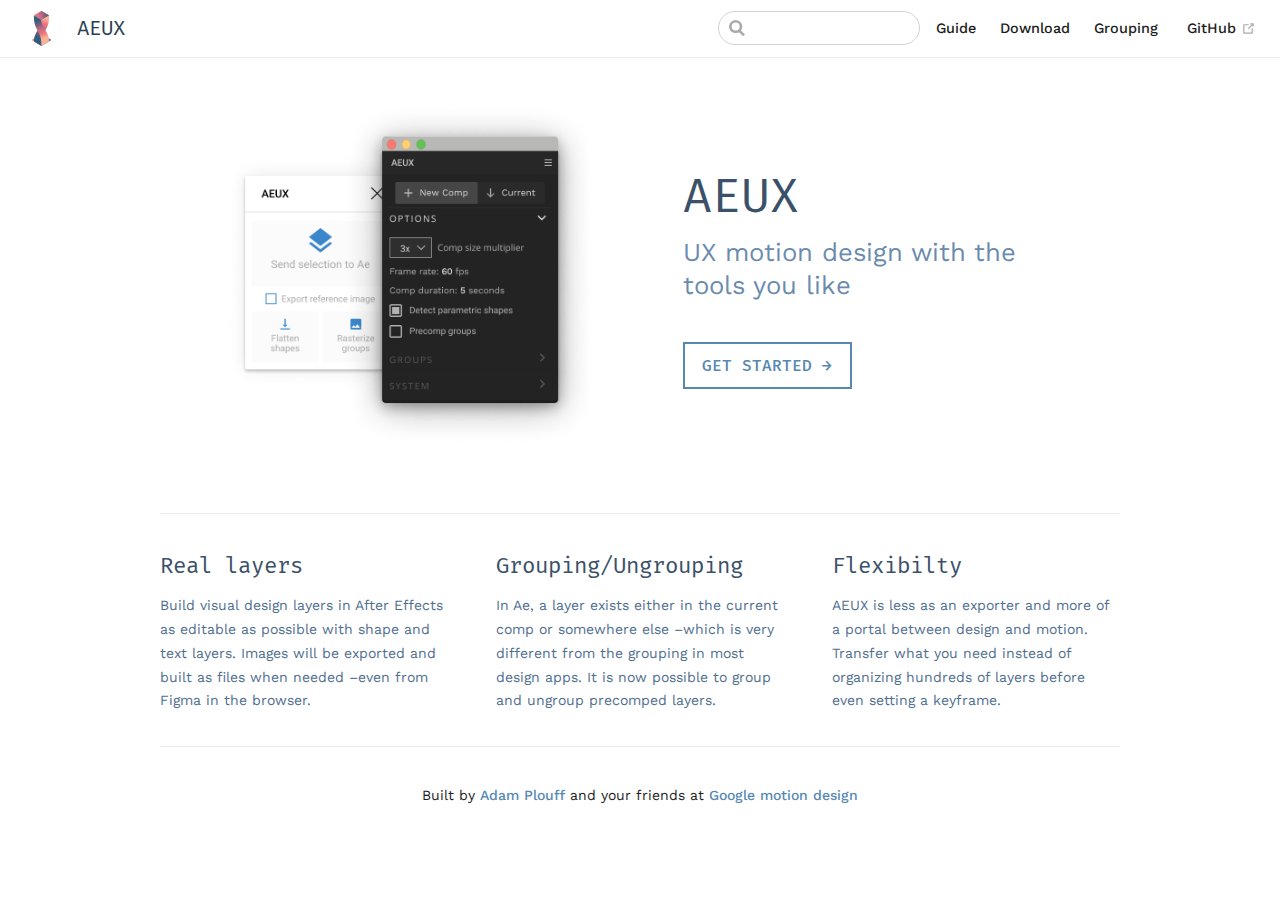
<file: index.html>
<!DOCTYPE html>
<html lang="en-US">
  <head>
    <meta charset="utf-8">
    <meta name="viewport" content="width=device-width,initial-scale=1">
    <title>AEUX</title>
    <meta name="generator" content="VuePress 1.5.2">
    
    <meta name="description" content="Transfer visual design layers to After Effects from Figma and Sketch">
    <meta name="theme-color" content="#5688B3">
    <meta name="apple-mobile-web-app-capable" content="yes">
    <meta name="apple-mobile-web-app-status-bar-style" content="black">
    <link rel="preload" href="/assets/css/0.styles.7ccc05a6.css" as="style"><link rel="preload" href="/assets/js/app.e127526b.js" as="script"><link rel="preload" href="/assets/js/9.ff63b064.js" as="script"><link rel="preload" href="/assets/js/1.188eeb82.js" as="script"><link rel="preload" href="/assets/js/11.4898d8da.js" as="script"><link rel="prefetch" href="/assets/js/10.c951f324.js"><link rel="prefetch" href="/assets/js/12.65fb8eaf.js"><link rel="prefetch" href="/assets/js/13.708952db.js"><link rel="prefetch" href="/assets/js/14.595dcbd9.js"><link rel="prefetch" href="/assets/js/15.f65fb224.js"><link rel="prefetch" href="/assets/js/16.2564a968.js"><link rel="prefetch" href="/assets/js/17.848d8a51.js"><link rel="prefetch" href="/assets/js/18.a1f77ac8.js"><link rel="prefetch" href="/assets/js/19.408f8f2b.js"><link rel="prefetch" href="/assets/js/3.5978e63e.js"><link rel="prefetch" href="/assets/js/4.bf169235.js"><link rel="prefetch" href="/assets/js/5.2d33f8a7.js"><link rel="prefetch" href="/assets/js/6.2186c81d.js"><link rel="prefetch" href="/assets/js/7.a16623b3.js"><link rel="prefetch" href="/assets/js/8.9c554ab7.js">
    <link rel="stylesheet" href="/assets/css/0.styles.7ccc05a6.css">
  </head>
  <body>
    <div id="app" data-server-rendered="true"><div class="theme-container no-sidebar"><header class="navbar"><div class="sidebar-button"><svg xmlns="http://www.w3.org/2000/svg" aria-hidden="true" role="img" viewBox="0 0 448 512" class="icon"><path fill="currentColor" d="M436 124H12c-6.627 0-12-5.373-12-12V80c0-6.627 5.373-12 12-12h424c6.627 0 12 5.373 12 12v32c0 6.627-5.373 12-12 12zm0 160H12c-6.627 0-12-5.373-12-12v-32c0-6.627 5.373-12 12-12h424c6.627 0 12 5.373 12 12v32c0 6.627-5.373 12-12 12zm0 160H12c-6.627 0-12-5.373-12-12v-32c0-6.627 5.373-12 12-12h424c6.627 0 12 5.373 12 12v32c0 6.627-5.373 12-12 12z"></path></svg></div> <a href="/" aria-current="page" class="home-link router-link-exact-active router-link-active"><img src="/aeux.svg" alt="AEUX" class="logo"> <span class="site-name can-hide">AEUX</span></a> <div class="links"><div class="search-box"><input aria-label="Search" autocomplete="off" spellcheck="false" value=""> <!----></div> <nav class="nav-links can-hide"><div class="nav-item"><a href="/guide/" class="nav-link">
  Guide
</a></div><div class="nav-item"><a href="/guide/download/" class="nav-link">
  Download
</a></div><div class="nav-item"><a href="/guide/grouping/" class="nav-link">
  Grouping
</a></div> <a href="https://github.com/google/sketch2ae/" target="_blank" rel="noopener noreferrer" class="repo-link">
    GitHub
    <svg xmlns="http://www.w3.org/2000/svg" aria-hidden="true" x="0px" y="0px" viewBox="0 0 100 100" width="15" height="15" class="icon outbound"><path fill="currentColor" d="M18.8,85.1h56l0,0c2.2,0,4-1.8,4-4v-32h-8v28h-48v-48h28v-8h-32l0,0c-2.2,0-4,1.8-4,4v56C14.8,83.3,16.6,85.1,18.8,85.1z"></path> <polygon fill="currentColor" points="45.7,48.7 51.3,54.3 77.2,28.5 77.2,37.2 85.2,37.2 85.2,14.9 62.8,14.9 62.8,22.9 71.5,22.9"></polygon></svg></a></nav></div></header> <div class="sidebar-mask"></div> <aside class="sidebar"><nav class="nav-links"><div class="nav-item"><a href="/guide/" class="nav-link">
  Guide
</a></div><div class="nav-item"><a href="/guide/download/" class="nav-link">
  Download
</a></div><div class="nav-item"><a href="/guide/grouping/" class="nav-link">
  Grouping
</a></div> <a href="https://github.com/google/sketch2ae/" target="_blank" rel="noopener noreferrer" class="repo-link">
    GitHub
    <svg xmlns="http://www.w3.org/2000/svg" aria-hidden="true" x="0px" y="0px" viewBox="0 0 100 100" width="15" height="15" class="icon outbound"><path fill="currentColor" d="M18.8,85.1h56l0,0c2.2,0,4-1.8,4-4v-32h-8v28h-48v-48h28v-8h-32l0,0c-2.2,0-4,1.8-4,4v56C14.8,83.3,16.6,85.1,18.8,85.1z"></path> <polygon fill="currentColor" points="45.7,48.7 51.3,54.3 77.2,28.5 77.2,37.2 85.2,37.2 85.2,14.9 62.8,14.9 62.8,22.9 71.5,22.9"></polygon></svg></a></nav>  <!----> </aside> <main aria-labelledby="main-title" class="home"><header class="hero"><img src="AEUX_Panels.png" alt="hero"> <div class="text"><h1 id="main-title">
        AEUX
      </h1> <p class="description">
        UX motion design with the tools you like
      </p> <p class="action"><a href="/guide/" class="nav-link action-button">
  Get started →
</a></p></div></header> <div class="features"><div class="feature"><h2>Real layers</h2> <p>Build visual design layers in After Effects as editable as possible with shape and text layers. Images will be exported and built as files when needed –even from Figma in the browser.</p></div><div class="feature"><h2>Grouping/Ungrouping</h2> <p>In Ae, a layer exists either in the current comp or somewhere else –which is very different from the grouping in most design apps. It is now possible to group and ungroup precomped layers.</p></div><div class="feature"><h2>Flexibilty</h2> <p>AEUX is less as an exporter and more of a portal between design and motion. Transfer what you need instead of organizing hundreds of layers before even setting a keyframe.</p></div></div> <div class="theme-default-content custom content__default"></div> <div class="footer">Built by <a href="http://battleaxe.co">Adam Plouff</a> and your friends at <a href="https://wearesumux.appspot.com/">Google motion design</a></div></main></div><div class="global-ui"><!----></div></div>
    <script src="/assets/js/app.e127526b.js" defer></script><script src="/assets/js/9.ff63b064.js" defer></script><script src="/assets/js/1.188eeb82.js" defer></script><script src="/assets/js/11.4898d8da.js" defer></script>
  </body>
</html>
</file>
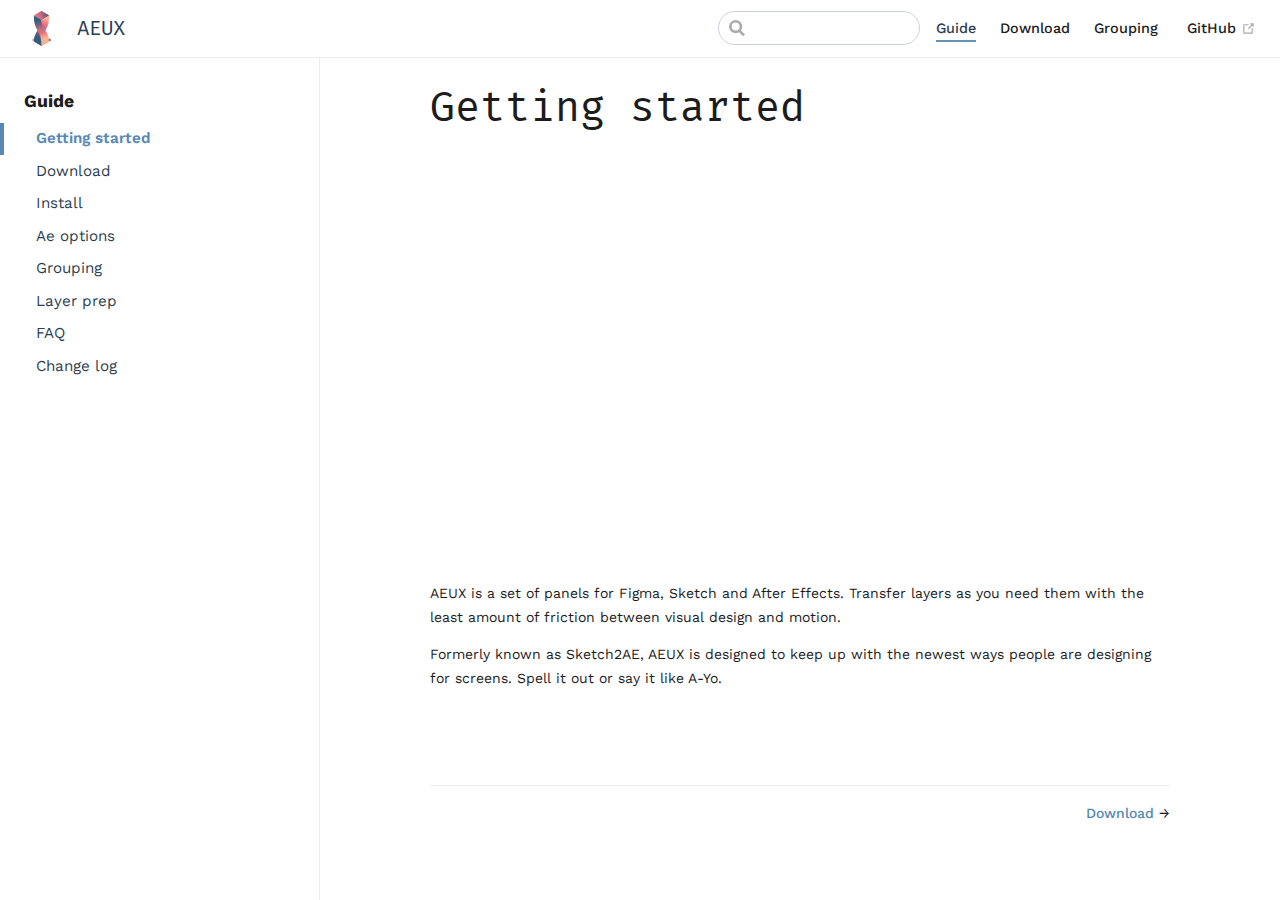
<file: guide/index.html>
<!DOCTYPE html>
<html lang="en-US">
  <head>
    <meta charset="utf-8">
    <meta name="viewport" content="width=device-width,initial-scale=1">
    <title>Getting started | AEUX</title>
    <meta name="generator" content="VuePress 1.5.2">
    
    <meta name="description" content="Transfer visual design layers to After Effects from Figma and Sketch">
    <meta name="theme-color" content="#5688B3">
    <meta name="apple-mobile-web-app-capable" content="yes">
    <meta name="apple-mobile-web-app-status-bar-style" content="black">
    <link rel="preload" href="/assets/css/0.styles.7ccc05a6.css" as="style"><link rel="preload" href="/assets/js/app.e127526b.js" as="script"><link rel="preload" href="/assets/js/10.c951f324.js" as="script"><link rel="preload" href="/assets/js/1.188eeb82.js" as="script"><link rel="preload" href="/assets/js/12.65fb8eaf.js" as="script"><link rel="preload" href="/assets/js/3.5978e63e.js" as="script"><link rel="prefetch" href="/assets/js/11.4898d8da.js"><link rel="prefetch" href="/assets/js/13.708952db.js"><link rel="prefetch" href="/assets/js/14.595dcbd9.js"><link rel="prefetch" href="/assets/js/15.f65fb224.js"><link rel="prefetch" href="/assets/js/16.2564a968.js"><link rel="prefetch" href="/assets/js/17.848d8a51.js"><link rel="prefetch" href="/assets/js/18.a1f77ac8.js"><link rel="prefetch" href="/assets/js/19.408f8f2b.js"><link rel="prefetch" href="/assets/js/4.bf169235.js"><link rel="prefetch" href="/assets/js/5.2d33f8a7.js"><link rel="prefetch" href="/assets/js/6.2186c81d.js"><link rel="prefetch" href="/assets/js/7.a16623b3.js"><link rel="prefetch" href="/assets/js/8.9c554ab7.js"><link rel="prefetch" href="/assets/js/9.ff63b064.js">
    <link rel="stylesheet" href="/assets/css/0.styles.7ccc05a6.css">
  </head>
  <body>
    <div id="app" data-server-rendered="true"><div class="theme-container"><header class="navbar"><div class="sidebar-button"><svg xmlns="http://www.w3.org/2000/svg" aria-hidden="true" role="img" viewBox="0 0 448 512" class="icon"><path fill="currentColor" d="M436 124H12c-6.627 0-12-5.373-12-12V80c0-6.627 5.373-12 12-12h424c6.627 0 12 5.373 12 12v32c0 6.627-5.373 12-12 12zm0 160H12c-6.627 0-12-5.373-12-12v-32c0-6.627 5.373-12 12-12h424c6.627 0 12 5.373 12 12v32c0 6.627-5.373 12-12 12zm0 160H12c-6.627 0-12-5.373-12-12v-32c0-6.627 5.373-12 12-12h424c6.627 0 12 5.373 12 12v32c0 6.627-5.373 12-12 12z"></path></svg></div> <a href="/" class="home-link router-link-active"><img src="/aeux.svg" alt="AEUX" class="logo"> <span class="site-name can-hide">AEUX</span></a> <div class="links"><div class="search-box"><input aria-label="Search" autocomplete="off" spellcheck="false" value=""> <!----></div> <nav class="nav-links can-hide"><div class="nav-item"><a href="/guide/" aria-current="page" class="nav-link router-link-exact-active router-link-active">
  Guide
</a></div><div class="nav-item"><a href="/guide/download/" class="nav-link">
  Download
</a></div><div class="nav-item"><a href="/guide/grouping/" class="nav-link">
  Grouping
</a></div> <a href="https://github.com/google/sketch2ae/" target="_blank" rel="noopener noreferrer" class="repo-link">
    GitHub
    <svg xmlns="http://www.w3.org/2000/svg" aria-hidden="true" x="0px" y="0px" viewBox="0 0 100 100" width="15" height="15" class="icon outbound"><path fill="currentColor" d="M18.8,85.1h56l0,0c2.2,0,4-1.8,4-4v-32h-8v28h-48v-48h28v-8h-32l0,0c-2.2,0-4,1.8-4,4v56C14.8,83.3,16.6,85.1,18.8,85.1z"></path> <polygon fill="currentColor" points="45.7,48.7 51.3,54.3 77.2,28.5 77.2,37.2 85.2,37.2 85.2,14.9 62.8,14.9 62.8,22.9 71.5,22.9"></polygon></svg></a></nav></div></header> <div class="sidebar-mask"></div> <aside class="sidebar"><nav class="nav-links"><div class="nav-item"><a href="/guide/" aria-current="page" class="nav-link router-link-exact-active router-link-active">
  Guide
</a></div><div class="nav-item"><a href="/guide/download/" class="nav-link">
  Download
</a></div><div class="nav-item"><a href="/guide/grouping/" class="nav-link">
  Grouping
</a></div> <a href="https://github.com/google/sketch2ae/" target="_blank" rel="noopener noreferrer" class="repo-link">
    GitHub
    <svg xmlns="http://www.w3.org/2000/svg" aria-hidden="true" x="0px" y="0px" viewBox="0 0 100 100" width="15" height="15" class="icon outbound"><path fill="currentColor" d="M18.8,85.1h56l0,0c2.2,0,4-1.8,4-4v-32h-8v28h-48v-48h28v-8h-32l0,0c-2.2,0-4,1.8-4,4v56C14.8,83.3,16.6,85.1,18.8,85.1z"></path> <polygon fill="currentColor" points="45.7,48.7 51.3,54.3 77.2,28.5 77.2,37.2 85.2,37.2 85.2,14.9 62.8,14.9 62.8,22.9 71.5,22.9"></polygon></svg></a></nav>  <ul class="sidebar-links"><li><section class="sidebar-group depth-0"><p class="sidebar-heading open"><span>Guide</span> <!----></p> <ul class="sidebar-links sidebar-group-items"><li><a href="/guide/" aria-current="page" class="active sidebar-link">Getting started</a></li><li><a href="/guide/download.html" class="sidebar-link">Download</a></li><li><a href="/guide/install.html" class="sidebar-link">Install</a></li><li><a href="/guide/ae-options.html" class="sidebar-link">Ae options</a></li><li><a href="/guide/grouping.html" class="sidebar-link">Grouping</a></li><li><a href="/guide/layer-prep.html" class="sidebar-link">Layer prep</a></li><li><a href="/guide/faq.html" class="sidebar-link">FAQ</a></li><li><a href="/guide/changelog.html" class="sidebar-link">Change log</a></li></ul></section></li></ul> </aside> <main class="page"> <div class="theme-default-content content__default"><h1 id="getting-started"><a href="#getting-started" class="header-anchor">#</a> Getting started</h1> <div class="video-block" style="padding-bottom:56.25%;" data-v-57a6d39d><iframe width="960" height="540" src="https://www.youtube.com/embed/909CE7EY0xI" frameborder="0" allow="accelerometer; autoplay; encrypted-media; gyroscope; picture-in-picture" allowfullscreen="allowfullscreen" data-v-57a6d39d></iframe></div> <p>AEUX is a set of panels for Figma, Sketch and After Effects. Transfer layers as you need them with the least amount of friction between visual design and motion.</p> <p>Formerly known as Sketch2AE, AEUX is designed to keep up with the newest ways people are designing for screens. Spell it out or say it like A-Yo.</p></div> <footer class="page-edit"><!----> <!----></footer> <div class="page-nav"><p class="inner"><!----> <span class="next"><a href="/guide/download.html">
        Download
      </a>
      →
    </span></p></div> </main></div><div class="global-ui"><!----></div></div>
    <script src="/assets/js/app.e127526b.js" defer></script><script src="/assets/js/10.c951f324.js" defer></script><script src="/assets/js/1.188eeb82.js" defer></script><script src="/assets/js/12.65fb8eaf.js" defer></script><script src="/assets/js/3.5978e63e.js" defer></script>
  </body>
</html>
</file>
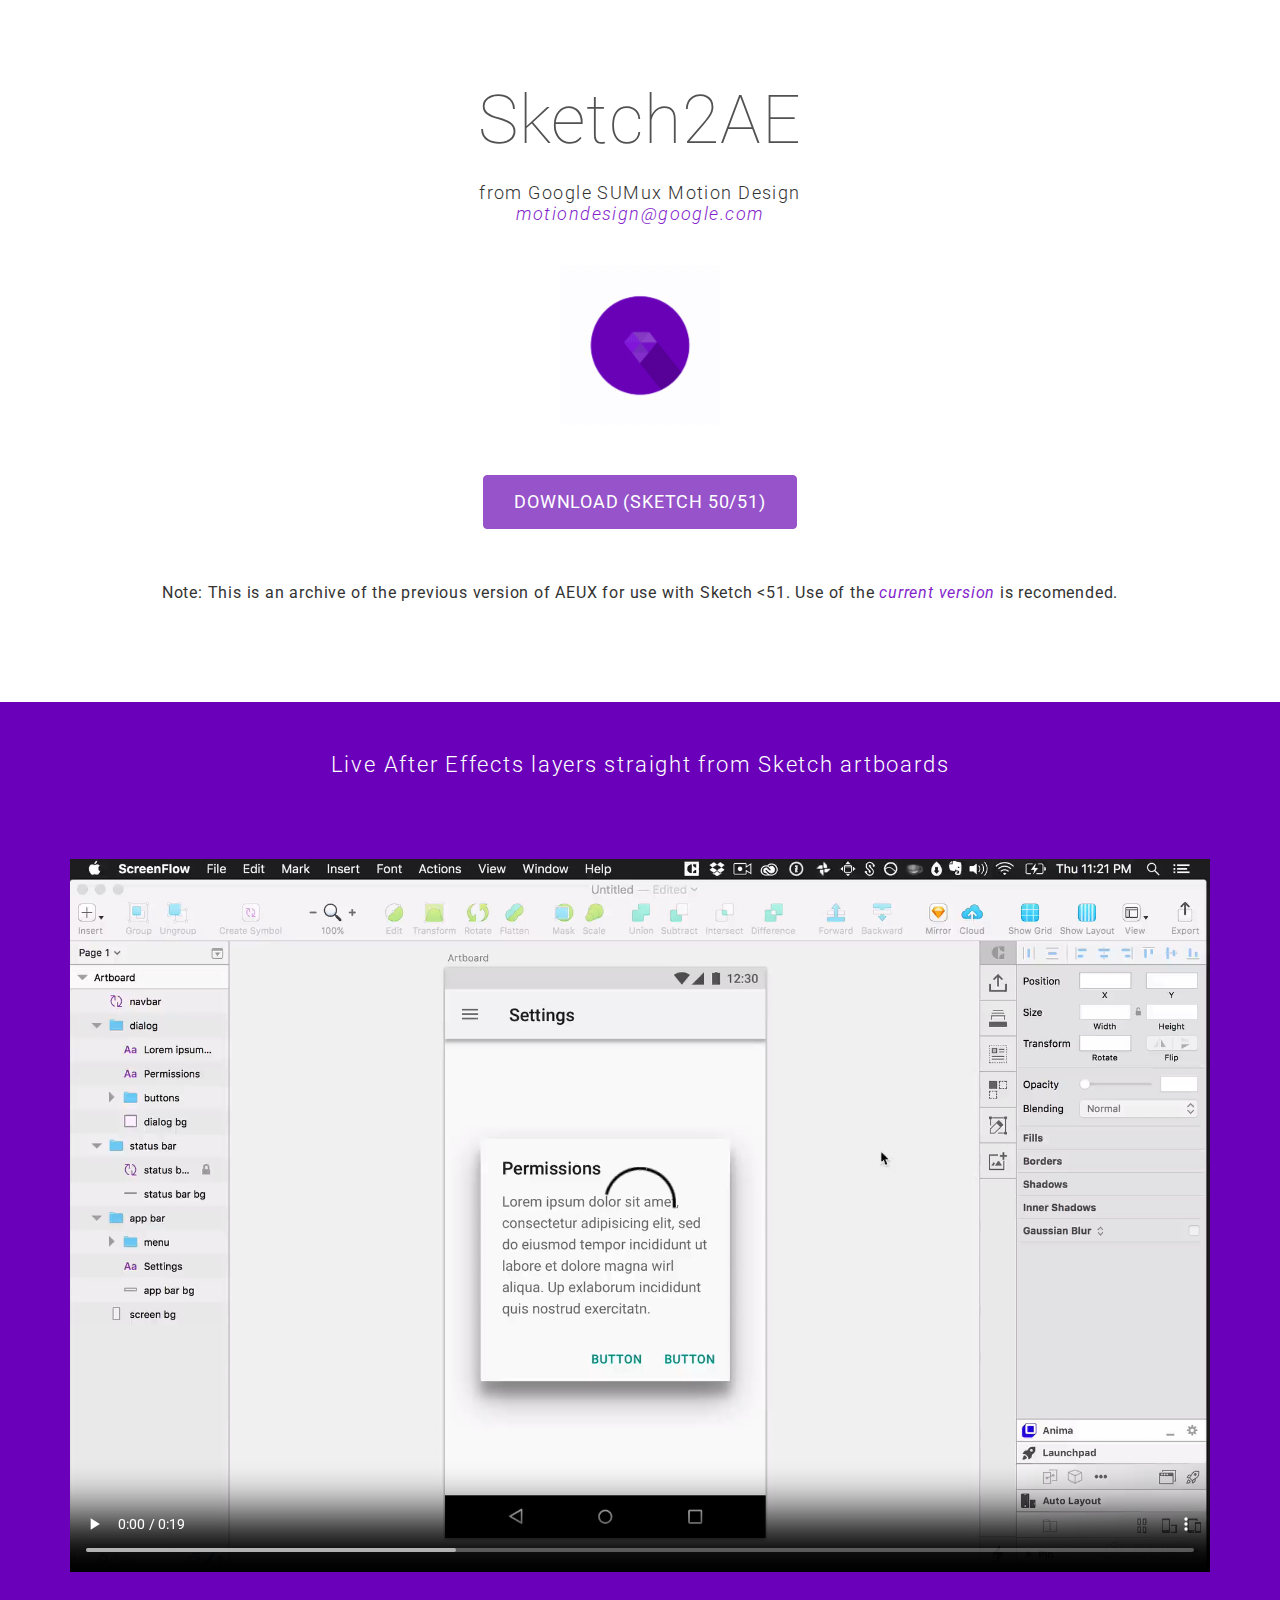
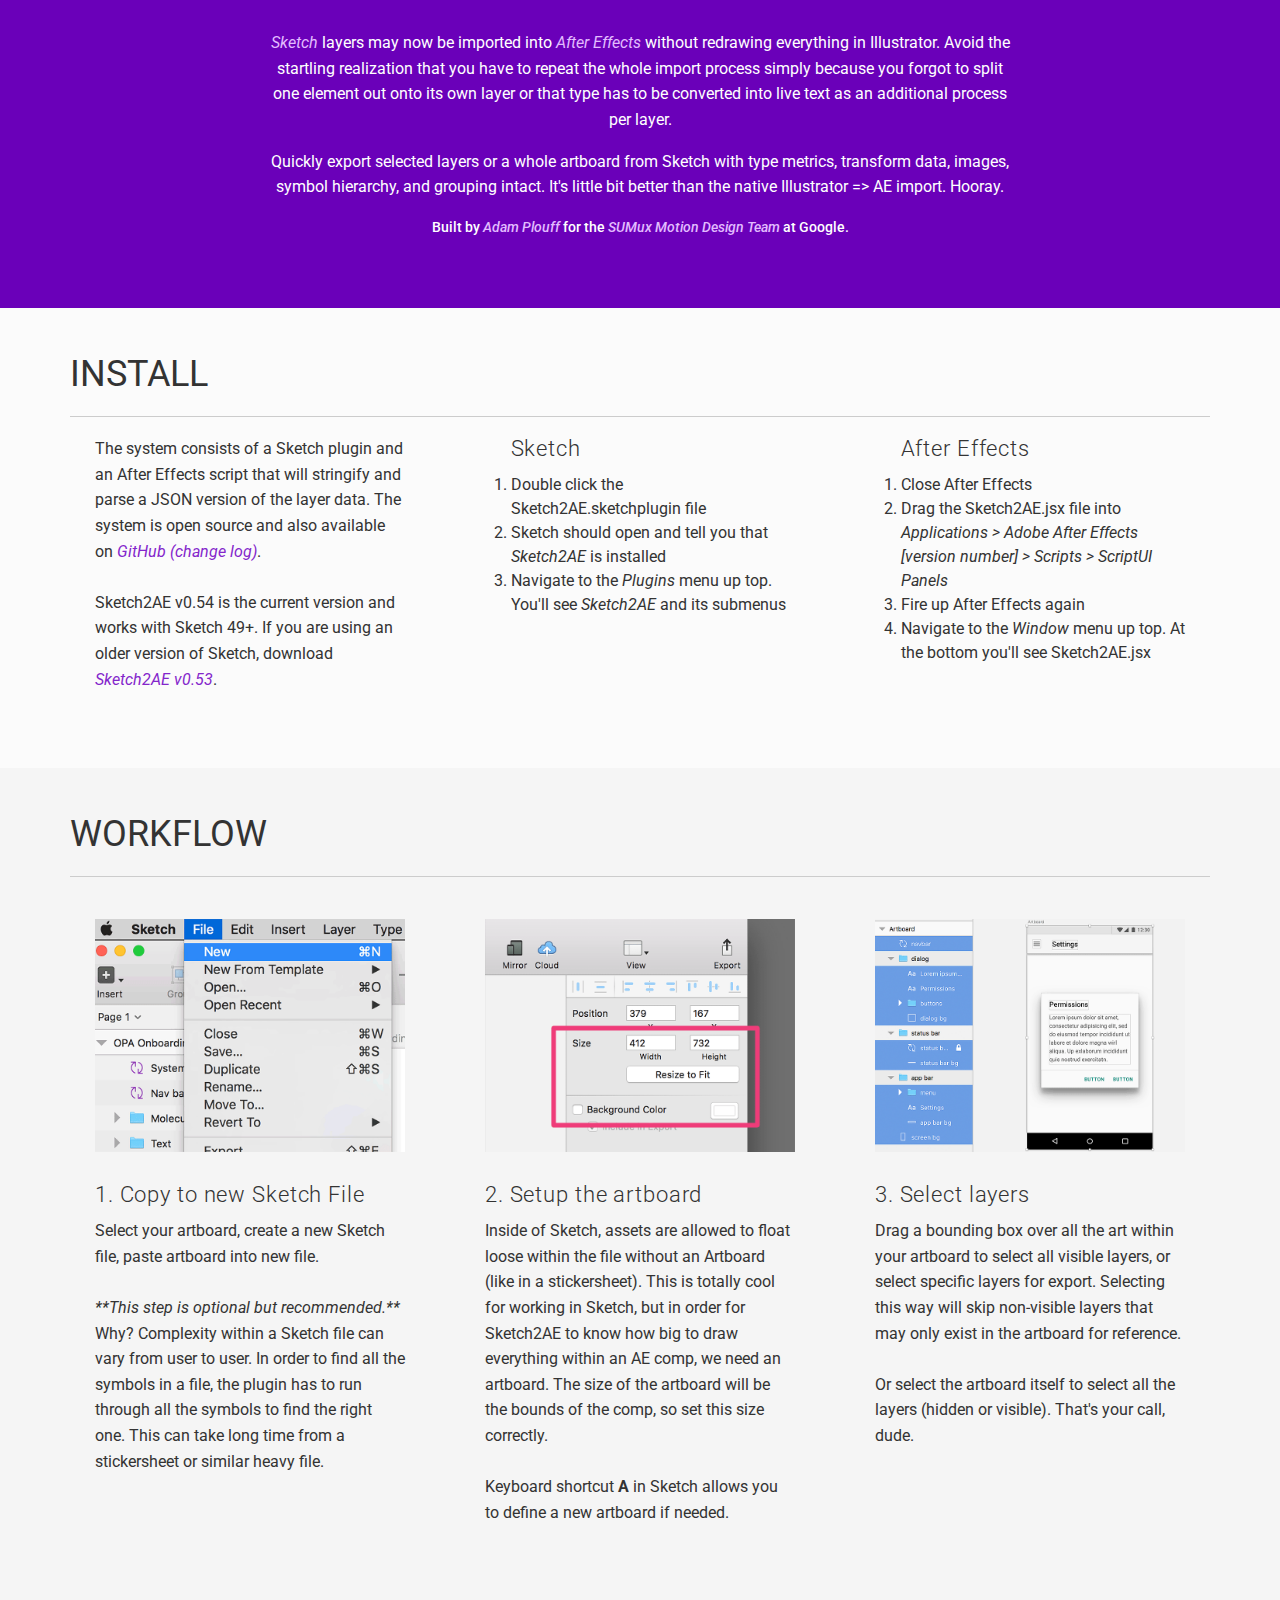
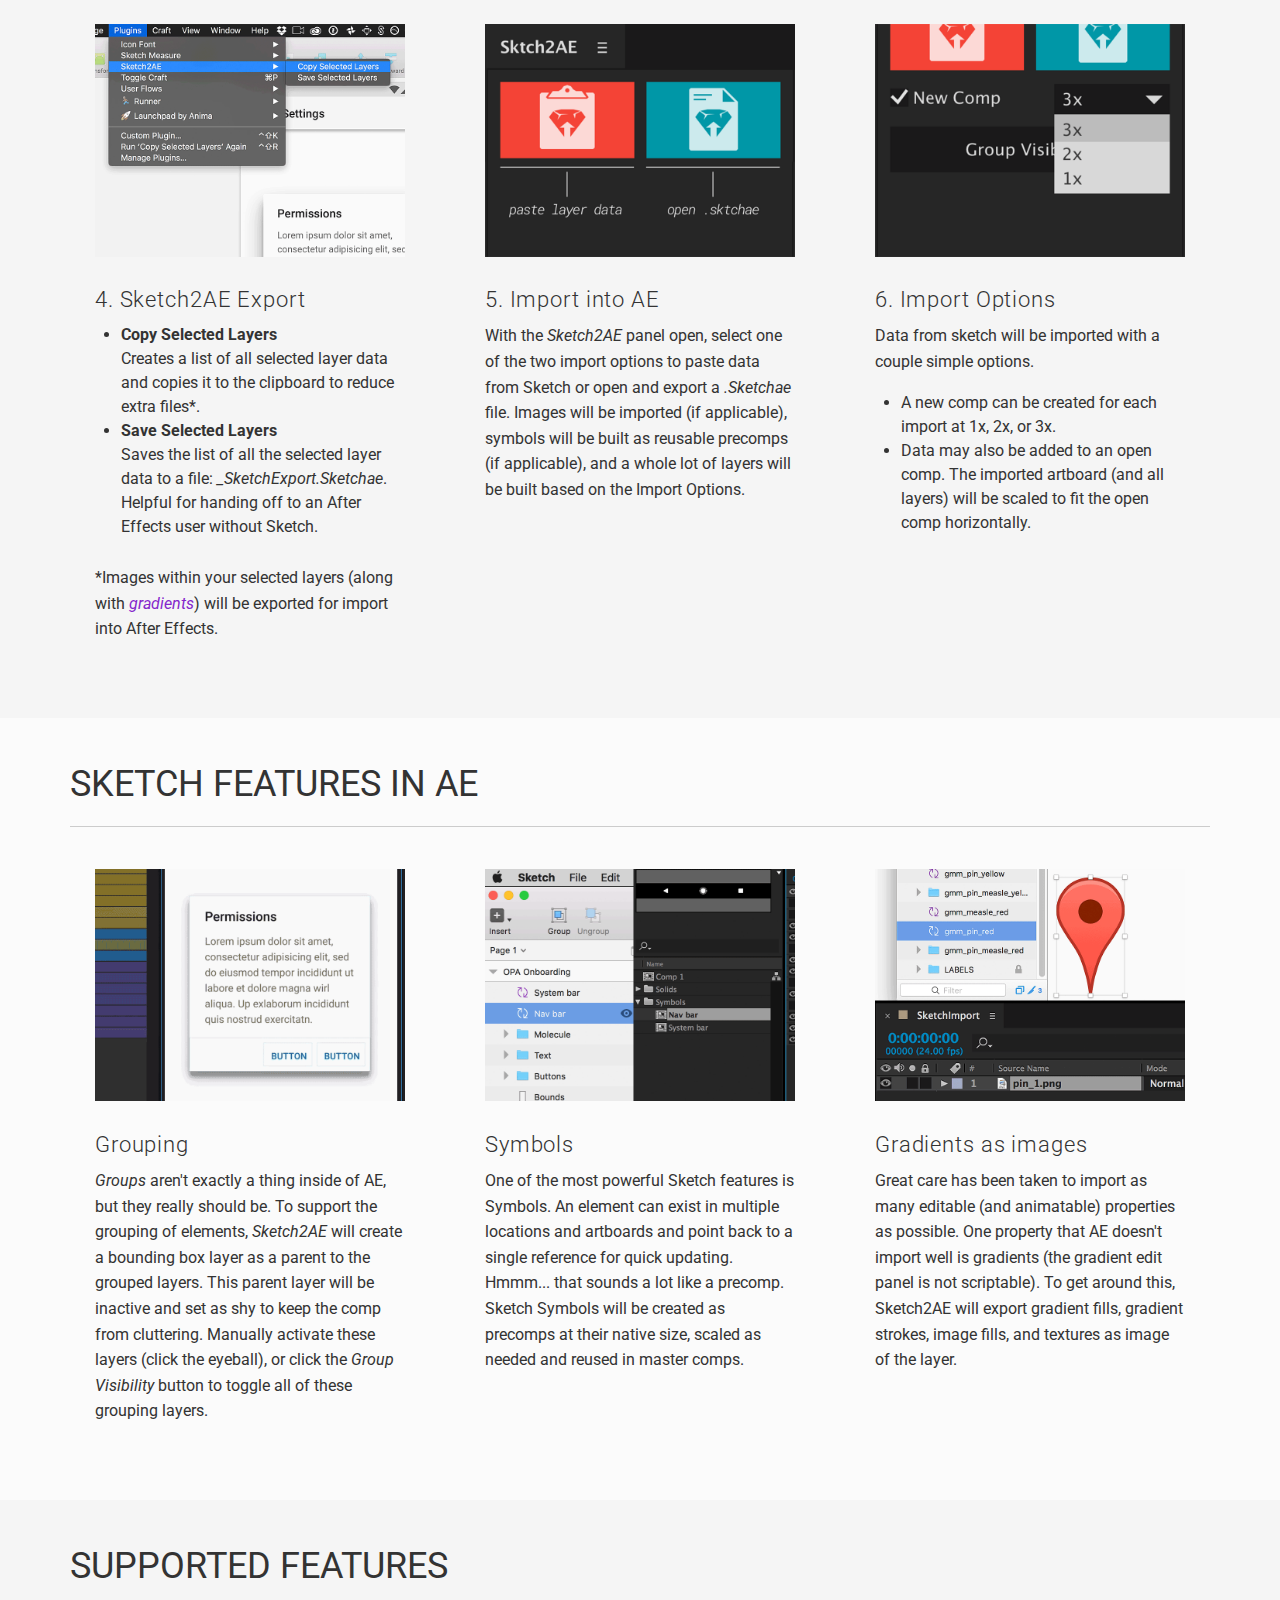
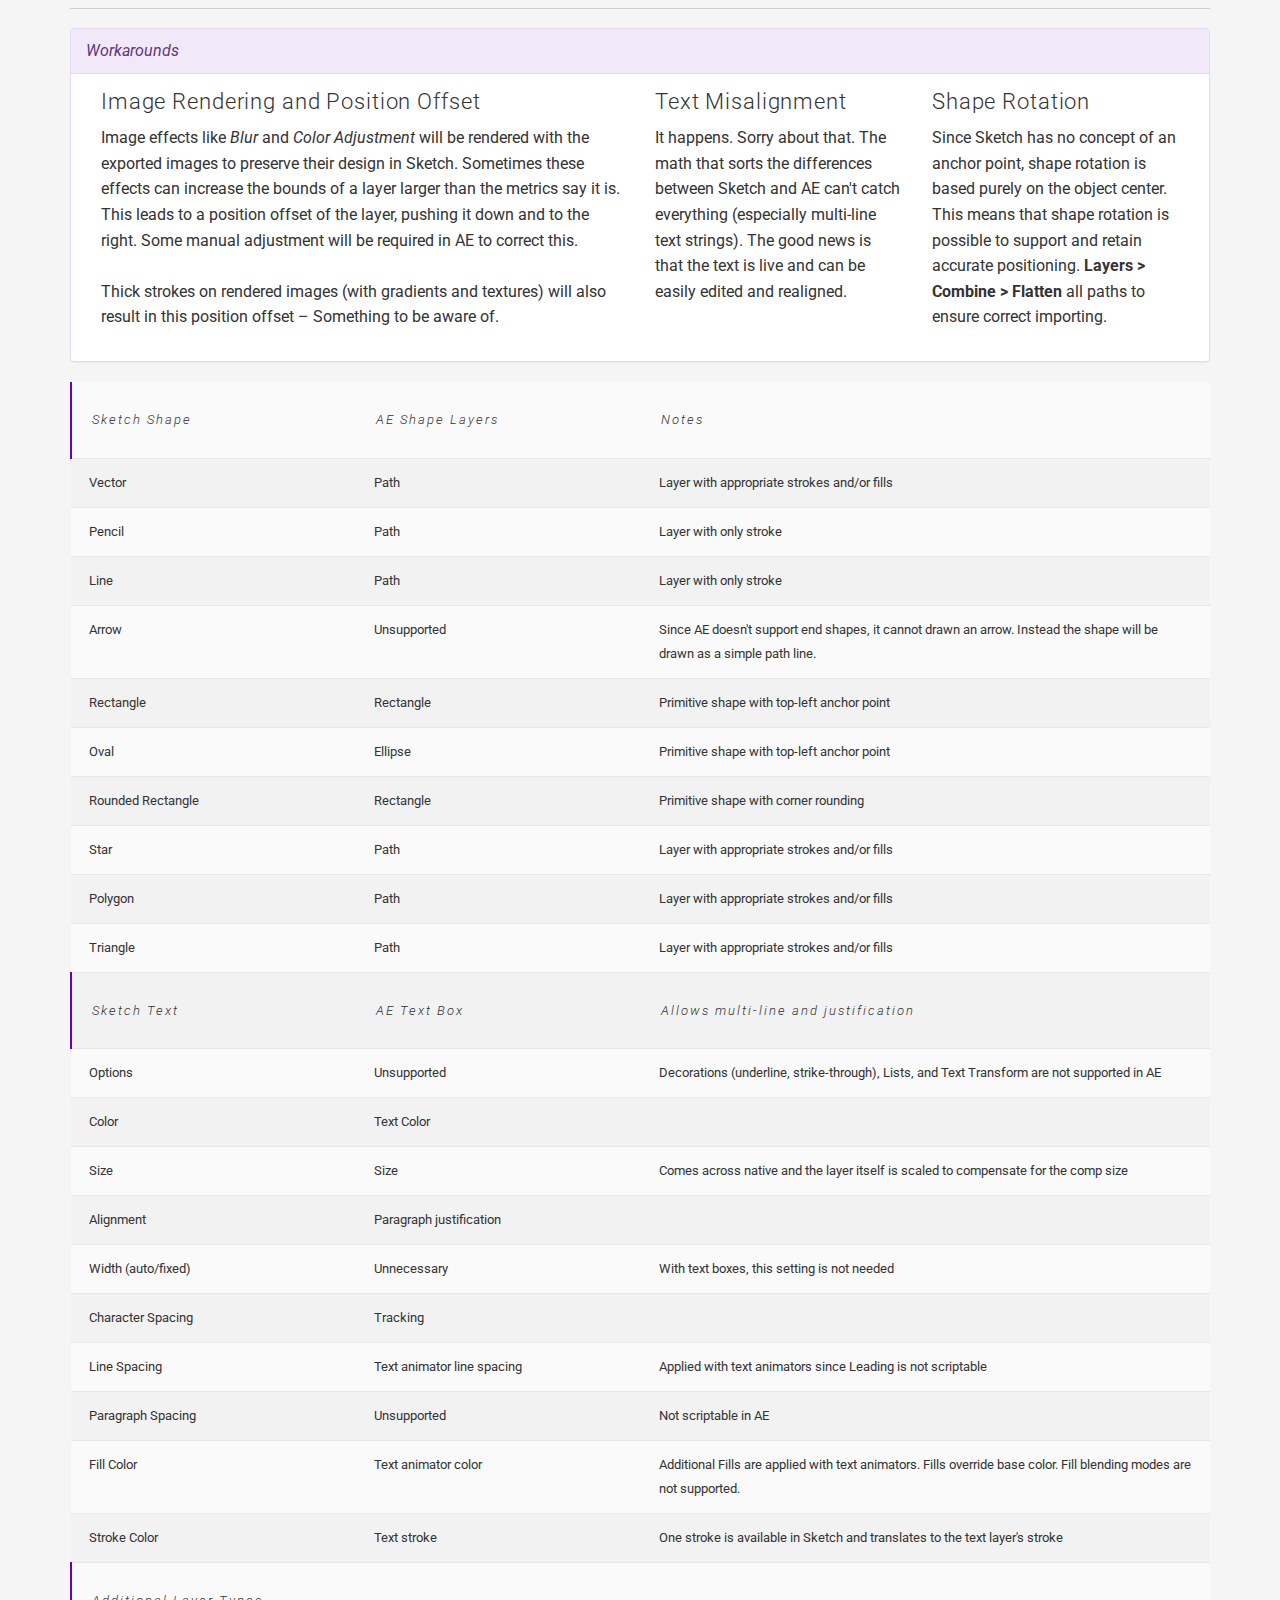
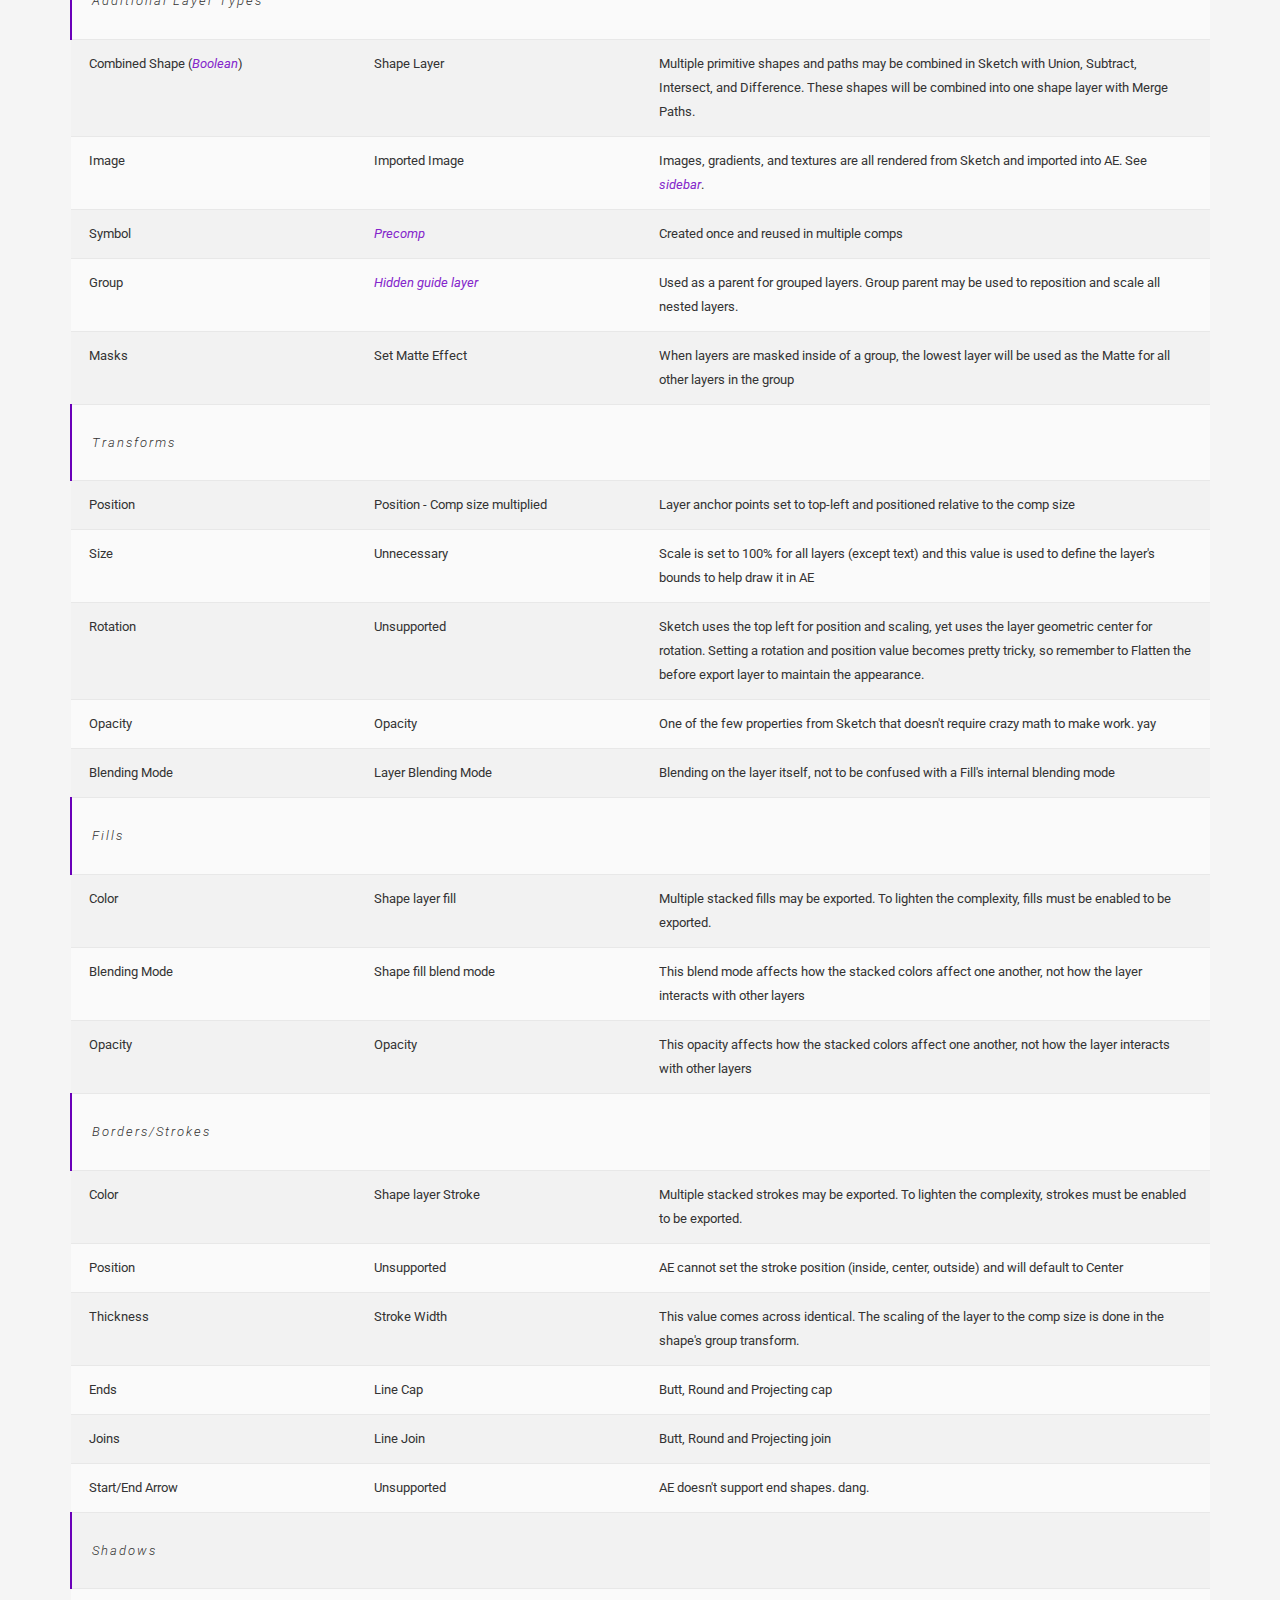
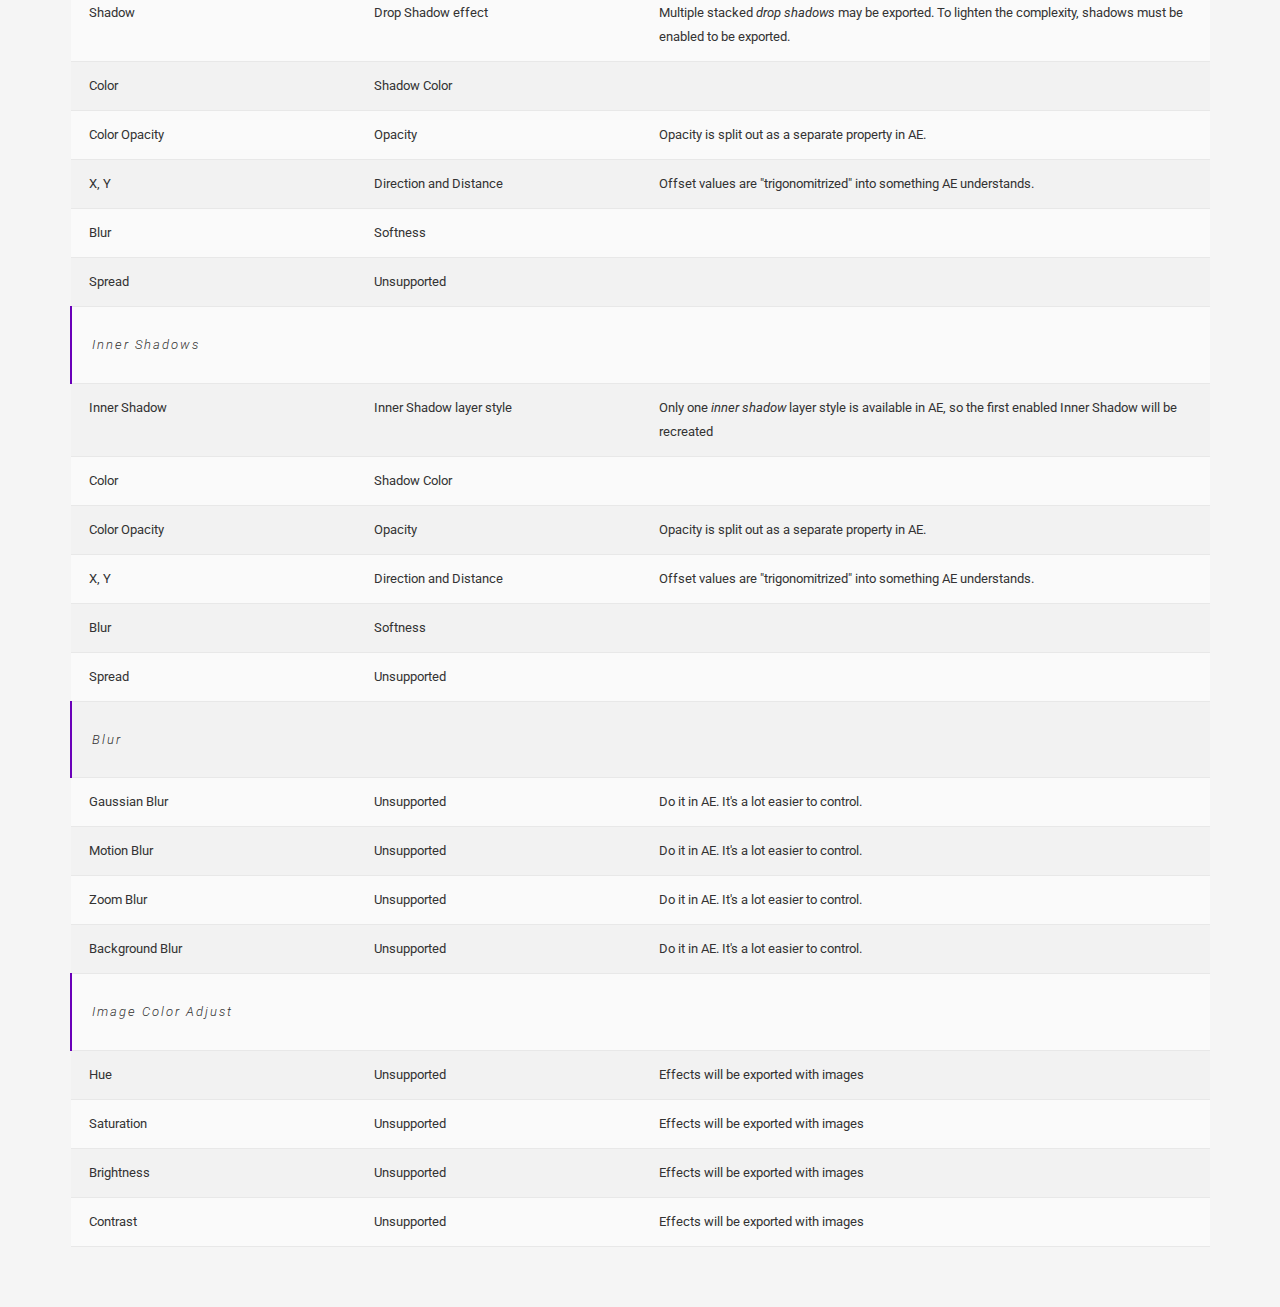
<file: sketch2ae/index.html>
<!DOCTYPE html>
<!-- saved from url=(0026)https://aeux.io/sketch2ae/ -->
<html lang="en"><head><meta http-equiv="Content-Type" content="text/html; charset=UTF-8"><link href="./sketch2ae_files/bootstrap.min.css" rel="stylesheet" type="text/css">
	<link href="./sketch2ae_files/reset.min.css" rel="stylesheet" type="text/css">
	<link href="./sketch2ae_files/type.css" rel="stylesheet" type="text/css">
	<link href="./sketch2ae_files/style.css" rel="stylesheet" type="text/css">
	<link href="./sketch2ae_files/MotionPlayer.css" rel="stylesheet" type="text/css">

	
	<script src="./sketch2ae_files/jquery.min.js"></script>
	<script src="./sketch2ae_files/MotionPlayer.min.js" type="text/javascript"></script>
	<script src="./sketch2ae_files/main.js" type="text/javascript"></script>

	
	<link rel="shortcut icon" href="https://aeux.io/sketch2ae/favicon.ico" type="image/x-icon">
	<link rel="icon" href="https://aeux.io/sketch2ae/favicon.ico" type="image/x-icon">

	
	<meta http-equiv="cache-control" content="no-cache">
	<meta http-equiv="expires" content="-1">
	<meta http-equiv="pragma" content="no-cache">



</head><body style="">
	<header>
		<h1>Sketch2AE</h1>
		<h4 class="about">from Google SUMux Motion Design<br>
		<a href="mailto:motiondesign@google.com">motiondesign@google.com</a></h4>

		<img src="./sketch2ae_files/ae_gif.gif" class="header-img" alt="Sketch2AE" style="width:160px">

		<!-- <div class="about">
			<p>There have been many glitches along the way with each new Sketch update but a major update is in the works, and is now in beta for Sketch 52 users.</p>
		</div> -->
		<a href="../../legacy-download/Sketch2AE_0.54.zip" class="btn btn-lg btn-primary">download (Sketch 50/51)</a>

		<p>
			<br />
			<br />
			Note: This is an archive of the previous version of AEUX for use with Sketch <51. Use of the <a
				href="../guide/download.html">current version</a> is recomended.
		</p>
	</header>


	<div class="band-video">
		<div class="container">
			
			<div class="row section">
				<div class="col-md-12">
					<h3 class="about">Live After Effects layers straight from Sketch artboards</h3>
					<video loop="" controls="" src="./sketch2ae_files/videos/Sketch2AE_demo.mp4" type="IST_Example.mp4" autoplay="true"></video>
				</div>
				<div class="col-md-2"></div>
				<div class="col-md-8">
					
					<p class="text-center">
					<a href="https://www.sketchapp.com/">Sketch</a> layers may now be imported into <a href="http://www.adobe.com/products/aftereffects.html">After Effects</a> without redrawing everything in Illustrator. Avoid the startling realization that you have to repeat the whole import process simply because you forgot to split one element out onto its own layer or that type has to be converted into live text as an additional process per layer.</p>
					<p class="text-center"> Quickly export selected layers or a whole artboard from Sketch with type metrics, transform data, images, symbol hierarchy, and grouping intact. It's little bit better than the native Illustrator =&gt; AE import. Hooray.
					</p>
					<h5 class="text-center">Built by <a href="http://battleaxe.co/">Adam Plouff</a> for the <a href="mailto:motiondesign@google.com">SUMux Motion Design Team</a> at Google.</h5>
				</div>
			</div>
		</div>
	</div>


	<div class="band">
		<div class="container">
			<p class="description" id="install">Install</p>
			<hr>
			<div class="row section">
				<div class="col-md-4">
					<p>
						The system consists of a Sketch plugin and an After Effects script that will stringify and parse a JSON version of the layer data. The system is open source and also available on <a href="https://github.com/google/Sketch2ae">GitHub (change log)</a>. <br><br>
						Sketch2AE v0.54 is the current version and works with Sketch 49+. If you are using an older version of Sketch, download <a href="https://aeux.io/Download/Sketch2AE_0.53.zip">Sketch2AE v0.53</a>.
					</p>
				</div>
				<div class="col-md-4">
					<ol>
							<h3>Sketch</h3>
							<li>Double click the Sketch2AE.sketchplugin file</li>
							<li>Sketch should open and tell you that <i>Sketch2AE</i> is installed</li>
							<li>Navigate to the <i>Plugins</i> menu up top. You'll see <i>Sketch2AE</i> and its submenus</li>
					</ol>
				</div>
				<div class="col-md-4">
					<ol>
							<h3>After Effects</h3>
							<li>Close After Effects</li>
							<li>Drag the Sketch2AE.jsx file into <i>Applications &gt; Adobe After Effects [version number] &gt; Scripts &gt; ScriptUI Panels</i></li>
							<li>Fire up After Effects again</li>
							<li>Navigate to the <i>Window</i> menu up top. At the bottom you'll see Sketch2AE.jsx</li>
					</ol>
				</div>
			</div>
		</div>
	</div>



	<div class="band alt">
		<div class="container">
			<p class="description" id="workflow">Workflow</p>
			<hr>
			
			<div class="row section">
				<div class="col-md-4">
					<img src="./sketch2ae_files/Sketch2AE_New.png">
					<h3 id="copy-new">1. Copy to new Sketch File</h3>
					<p>
					Select your artboard, create a new Sketch file, paste artboard into new file. <br><br><i>**This step is optional but recommended.**</i><br>
					Why? Complexity within a Sketch file can vary from user to user. In order to find all the symbols in a file, the plugin has to run through all the symbols to
					find the right one. This can take long time from a stickersheet or similar heavy file.
					</p>
				</div>
				<div class="col-md-4">
					<img src="./sketch2ae_files/Sketch2AE_Artboard.png">
					<h3 id="setup">2. Setup the artboard</h3>
					<p>
					Inside of Sketch, assets are allowed to float loose within the file without an Artboard (like in a stickersheet).
					This is totally cool for working in Sketch, but in order for Sketch2AE to know how big to draw everything within
					an AE comp, we need an artboard. The size of the artboard will be the bounds of the comp, so set this
					size correctly.
					<br><br>
					Keyboard shortcut <b>A</b> in Sketch allows you to define a new artboard if needed.
					</p>
				</div>

				<div class="col-md-4">
					<img src="./sketch2ae_files/Sketch2AE_Select.png">
					<h3 id="select">3. Select layers</h3>
					<p>
					Drag a bounding box over all the art within your artboard to select all visible layers, or select specific layers for export.
					Selecting this way will skip non-visible layers that may only exist in the artboard for reference.
					<br><br>
					Or select the artboard itself to select all the layers (hidden or visible). That's your call, dude.
					</p>
				</div>
			</div>
			<div class="row section">
				<div class="col-md-4">
					<img src="./sketch2ae_files/Sketch2AE_export.png">
					<h3 id="export">4. Sketch2AE Export</h3>
					<ul>
						<li>
						<b>Copy Selected Layers</b><br>
						Creates a list of all selected layer data and copies it to the clipboard to reduce extra files*.
						</li>
						<li>
						<b>Save Selected Layers</b><br>
						Saves the list of all the selected layer data to a file: <i>_SketchExport.Sketchae</i>. Helpful for handing
						off to an After Effects user without Sketch.
						</li>
					</ul>
					<p>*Images within your selected layers (along with <a href="https://aeux.io/sketch2ae/#gradient">gradients</a>) will be exported for import into After Effects.</p>
				</div>

				<div class="col-md-4">
					<img src="./sketch2ae_files/Sketch2AE_import.png">
					<h3 id="import">5. Import into AE</h3>
					<p>
					With the <i>Sketch2AE</i> panel open, select one of the two import options to paste data from Sketch or open and export a
					<i>.Sketchae</i> file. Images will be imported (if applicable), symbols will be built as reusable precomps (if applicable),
					and a whole lot of layers will be built based on the Import Options.
					</p>
				</div>

				<div class="col-md-4">
					<img src="./sketch2ae_files/Sketch2AE_newComp.png">
					<h3 id="import-options">6. Import Options</h3>
					<p>
					Data from sketch will be imported with a couple simple options.
					</p>
					<ul>
						<li>
						A new comp can be created for each import at 1x, 2x, or 3x.
						</li>
						<li>
						Data may also be added to an open comp. The imported artboard (and all layers) will be scaled to fit the open comp horizontally.
						</li>
					</ul>
				</div>
			</div>

		</div>
	</div>


	<div class="band">
		<div class="container">
			<p class="description" id="sketch-features">SKETCH FEATURES in AE</p>
			<hr>
			<div class="row section">
				<div class="col-md-4">
					<img src="./sketch2ae_files/Sketch2AE_Grouping.gif">
					<h3 id="grouping">Grouping</h3>
					<p>
					<i>Groups</i> aren't exactly a thing inside of AE, but they really should be. To support the grouping of elements, <i>Sketch2AE</i> will create a bounding box layer as a parent to the grouped layers. This parent layer will be inactive and set as shy to keep the comp from cluttering. Manually activate these layers (click the eyeball), or click the <i>Group Visibility</i> button to toggle all of these grouping layers.
					</p>
				</div>
				<div class="col-md-4">
					<img src="./sketch2ae_files/Sketch2AE_Symbols.png">
					<h3 id="symbol">Symbols</h3>
					<p>
					One of the most powerful Sketch features is Symbols. An element can exist in multiple locations and artboards and point back to a single reference for quick updating. Hmmm... that sounds a lot like a precomp.
					Sketch Symbols will be created as precomps at their native size, scaled as needed and reused in master comps.
					</p>
				</div>
				<div class="col-md-4">
					<img src="./sketch2ae_files/Sketch2AE_Gradients.png">
					<h3 id="gradient">Gradients as images</h3>
					<p>
					Great care has been taken to import as many editable (and animatable) properties as possible. One property that AE doesn't import well is gradients (the gradient edit panel is not scriptable). To get around this, Sketch2AE will export gradient fills, gradient strokes, image fills, and textures as image of the layer.
					</p>
				</div>
			</div>

		</div>
	</div>


	<div class="band alt">
		<div class="container">
			<p class="description" id="supported-features">Supported Features</p>
			<hr>
			<div class="panel panel-info">
				<div class="panel-heading" id="workarounds">Workarounds</div>
			  <div class="panel-body">
					<div class="col-md-6">
						<h3 id="image-rendering">Image Rendering and Position Offset</h3>
						<p>
							Image effects like <i>Blur</i> and <i>Color Adjustment</i> will be rendered with the exported images to preserve their design in Sketch. Sometimes these effects can increase the bounds of a layer larger than the metrics say it is. This leads to a position offset of the layer, pushing it down and to the right. Some manual adjustment will be required in AE to correct this. <br><br>
							Thick strokes on rendered images (with gradients and textures) will also result in this position offset – Something to be aware of.
						</p>
					</div>
					<div class="col-md-3">
						<h3 id="text-misalignment">Text Misalignment</h3>
						<p>
							It happens. Sorry about that. The math that sorts the differences between Sketch and AE can't catch everything (especially multi-line text strings). The good news is that the text is live and can be easily edited and realigned.
						</p>
					</div>
					<div class="col-md-3">
						<h3 id="shape-rotation">Shape Rotation</h3>
						<p>
							Since Sketch has no concept of an anchor point, shape rotation is based purely on the object center. This means that shape rotation is possible to support and retain accurate positioning. <b>Layers &gt; Combine &gt; Flatten</b> all paths to ensure correct importing.
						</p>
					</div>
			  </div>
				

			</div>
			<div class="row section">
				<div class="col-md-12">
					<table style="width:100%">
						<tbody><tr class="group">
							<th width="25%">Sketch Shape</th>
							<th width="25%">AE Shape Layers</th>
							<th>Notes</th>
							</tr>
							<tr>
								<td>Vector</td>
								<td>Path</td>
								<td>Layer with appropriate strokes and/or fills</td>
							</tr>
							<tr>
								<td>Pencil</td>
								<td>Path</td>
								<td>Layer with only stroke</td>
							</tr>
							<tr>
								<td>Line</td>
								<td>Path</td>
								<td>Layer with only stroke</td>
							</tr>
							<tr>
								<td>Arrow</td>
								<td>Unsupported</td>
								<td>Since AE doesn't support end shapes, it cannot drawn an arrow. Instead the shape will be drawn as a simple path line.</td>
							</tr>
							<tr>
								<td>Rectangle</td>
								<td>Rectangle</td>
								<td>Primitive shape with top-left anchor point</td>
							</tr>
							<tr>
								<td>Oval</td>
								<td>Ellipse</td>
								<td>Primitive shape with top-left anchor point</td>
							</tr>
							<tr>
								<td>Rounded Rectangle</td>
								<td>Rectangle</td>
								<td>Primitive shape with corner rounding</td>
							</tr>
							<tr>
								<td>Star</td>
								<td>Path</td>
								<td>Layer with appropriate strokes and/or fills</td>
							</tr>
							<tr>
								<td>Polygon</td>
								<td>Path</td>
								<td>Layer with appropriate strokes and/or fills</td>
							</tr>
							<tr>
								<td>Triangle</td>
								<td>Path</td>
								<td>Layer with appropriate strokes and/or fills</td>
							</tr>
						<tr class="group"><th>Sketch Text</th>
							<th>AE Text Box</th>
							<th>Allows multi-line and justification</th>
							</tr><tr>
								<td>Options</td>
								<td>Unsupported</td>
								<td>Decorations (underline, strike-through), Lists, and Text Transform are not supported in AE</td>
							</tr>
							<tr>
								<td>Color</td>
								<td>Text Color</td>
								<td></td>
							</tr>
							<tr>
								<td>Size</td>
								<td>Size</td>
								<td>Comes across native and the layer itself is scaled to compensate for the comp size</td>
							</tr>
							<tr>
								<td>Alignment</td>
								<td>Paragraph justification</td>
								<td></td>
							</tr>
							<tr>
								<td>Width (auto/fixed)</td>
								<td>Unnecessary</td>
								<td>With text boxes, this setting is not needed</td>
							</tr>
							<tr>
								<td>Character Spacing</td>
								<td>Tracking</td>
								<td></td>
							</tr>
							<tr>
								<td>Line Spacing</td>
								<td>Text animator line spacing</td>
								<td>Applied with text animators since Leading is not scriptable</td>
							</tr>
							<tr>
								<td>Paragraph Spacing</td>
								<td>Unsupported</td>
								<td>Not scriptable in AE</td>
							</tr>
							<tr>
								<td>Fill Color</td>
								<td>Text animator color</td>
								<td>Additional Fills are applied with text animators. Fills override base color. Fill blending modes are not supported.</td>
							</tr>
							<tr>
								<td>Stroke Color</td>
								<td>Text stroke</td>
								<td>One stroke is available in Sketch and translates to the text layer's stroke</td>
							</tr>
						<tr class="group"><th colspan="3">Additional Layer Types</th></tr>
							<tr>
								<td>Combined Shape (<a href="https://www.sketchapp.com/learn/documentation/shapes/boolean-operations/">Boolean</a>)</td>
								<td>Shape Layer</td>
								<td>Multiple primitive shapes and paths may be combined in Sketch with Union, Subtract, Intersect, and Difference. These shapes will be combined into one shape layer with Merge Paths.</td>
							</tr>
							<tr>
								<td>Image</td>
								<td>Imported Image</td>
								<td>Images, gradients, and textures are all rendered from Sketch and imported into AE. See <a href="https://aeux.io/sketch2ae/#imageRendering">sidebar</a>.</td>
							</tr>
							<tr>
								<td>Symbol</td>
								<td><a href="https://aeux.io/sketch2ae/#symbol">Precomp</a></td>
								<td>Created once and reused in multiple comps</td>
							</tr>
							<tr>
								<td>Group</td>
								<td><a href="https://aeux.io/sketch2ae/#grouping">Hidden guide layer</a></td>
								<td>Used as a parent for grouped layers. Group parent may be used to reposition and scale all nested layers.</td>
							</tr>
							<tr>
								<td>Masks</td>
								<td>Set Matte Effect</td>
								<td>When layers are masked inside of a group, the lowest layer will be used as the Matte for all other layers in the group</td>
							</tr>
						<tr class="group"><th colspan="3">Transforms</th></tr>
							<tr>
								<td>Position</td>
								<td>Position - Comp size multiplied</td>
								<td>Layer anchor points set to top-left and positioned relative to the comp size</td>
							</tr>
							<tr>
								<td>Size</td>
								<td>Unnecessary</td>
								<td>Scale is set to 100% for all layers (except text) and this value is used to define the layer's bounds to help draw it in AE</td>
							</tr>
							<tr>
								<td>Rotation</td>
								<td>Unsupported</td>
								<td>Sketch uses the top left for position and scaling, yet uses the layer geometric center for rotation. Setting a rotation and position value becomes pretty tricky, so remember to Flatten the before export layer to maintain the appearance.</td>
							</tr>
							<tr>
								<td>Opacity</td>
								<td>Opacity</td>
								<td>One of the few properties from Sketch that doesn't require crazy math to make work. yay</td>
							</tr>
							<tr>
								<td>Blending Mode</td>
								<td>Layer Blending Mode</td>
								<td>Blending on the layer itself, not to be confused with a Fill's internal blending mode</td>
							</tr>
						<tr class="group"><th colspan="3">Fills</th>
							</tr>
							<tr>
								<td>Color</td>
								<td>Shape layer fill</td>
								<td>Multiple stacked fills may be exported. To lighten the complexity, fills must be enabled to be exported.</td>
							</tr>
							<tr>
								<td>Blending Mode</td>
								<td>Shape fill blend mode</td>
								<td>This blend mode affects how the stacked colors affect one another, not how the layer interacts with other layers</td>
							</tr>
							<tr>
								<td>Opacity</td>
								<td>Opacity</td>
								<td>This opacity affects how the stacked colors affect one another, not how the layer interacts with other layers</td>
							</tr>
						<tr class="group"><th colspan="3">Borders/Strokes</th>
							</tr>
							<tr>
								<td>Color</td>
								<td>Shape layer Stroke</td>
								<td>Multiple stacked strokes may be exported. To lighten the complexity, strokes must be enabled to be exported.</td>
							</tr>
							<tr>
								<td>Position</td>
								<td>Unsupported</td>
								<td>AE cannot set the stroke position (inside, center, outside) and will default to Center</td>
							</tr>
							<tr>
								<td>Thickness</td>
								<td>Stroke Width</td>
								<td>This value comes across identical. The scaling of the layer to the comp size is done in the shape's group transform.</td>
							</tr>
							<tr>
								<td>Ends</td>
								<td>Line Cap</td>
								<td>Butt, Round and Projecting cap</td>
							</tr>
							<tr>
								<td>Joins</td>
								<td>Line Join</td>
								<td>Butt, Round and Projecting join</td>
							</tr>
							<tr>
								<td>Start/End Arrow</td>
								<td>Unsupported</td>
								<td>AE doesn't support end shapes. dang.</td>
							</tr>
						<tr class="group"><th colspan="3">Shadows</th>
							</tr>
							<tr>
								<td>Shadow</td>
								<td>Drop Shadow effect</td>
								<td>Multiple stacked <i>drop shadows</i> may be exported. To lighten the complexity, shadows must be enabled to be exported.</td>
							</tr>
							<tr>
								<td>Color</td>
								<td>Shadow Color</td>
								<td></td>
							</tr>
							<tr>
								<td>Color Opacity</td>
								<td>Opacity</td>
								<td>Opacity is split out as a separate property in AE.</td>
							</tr>
							<tr>
								<td>X, Y</td>
								<td>Direction and Distance</td>
								<td>Offset values are "trigonomitrized" into something AE understands.</td>
							</tr>
							<tr>
								<td>Blur</td>
								<td>Softness</td>
								<td></td>
							</tr>
							<tr>
								<td>Spread</td>
								<td>Unsupported</td>
								<td></td>
							</tr>
						<tr class="group"><th colspan="3">Inner Shadows</th>
							</tr>
							<tr>
								<td>Inner Shadow</td>
								<td>Inner Shadow layer style</td>
								<td>Only one <i>inner shadow</i> layer style is available in AE, so the first enabled Inner Shadow will be recreated</td>
							</tr>
							<tr>
								<td>Color</td>
								<td>Shadow Color</td>
								<td></td>
							</tr>
							<tr>
								<td>Color Opacity</td>
								<td>Opacity</td>
								<td>Opacity is split out as a separate property in AE.</td>
							</tr>
							<tr>
								<td>X, Y</td>
								<td>Direction and Distance</td>
								<td>Offset values are "trigonomitrized" into something AE understands.</td>
							</tr>
							<tr>
								<td>Blur</td>
								<td>Softness</td>
								<td></td>
							</tr>
							<tr>
								<td>Spread</td>
								<td>Unsupported</td>
								<td></td>
							</tr>
						<tr class="group"><th colspan="3">Blur</th>
							</tr>
							<tr>
								<td>Gaussian Blur</td>
								<td>Unsupported</td>
								<td>Do it in AE. It's a lot easier to control.</td>
							</tr>
							<tr>
								<td>Motion Blur</td>
								<td>Unsupported</td>
								<td>Do it in AE. It's a lot easier to control.</td>
							</tr>
							<tr>
								<td>Zoom Blur</td>
								<td>Unsupported</td>
								<td>Do it in AE. It's a lot easier to control.</td>
							</tr>
							<tr>
								<td>Background Blur</td>
								<td>Unsupported</td>
								<td>Do it in AE. It's a lot easier to control.</td>
							</tr>
						<tr class="group"><th colspan="3">Image Color Adjust</th>
							</tr>
							<tr>
								<td>Hue</td>
								<td>Unsupported</td>
								<td>Effects will be exported with images</td>
							</tr>
							<tr>
								<td>Saturation</td>
								<td>Unsupported</td>
								<td>Effects will be exported with images</td>
							</tr>
							<tr>
								<td>Brightness</td>
								<td>Unsupported</td>
								<td>Effects will be exported with images</td>
							</tr>
							<tr>
								<td>Contrast</td>
								<td>Unsupported</td>
								<td>Effects will be exported with images</td>
							</tr>
					</tbody></table>
				</div>
			</div>

		</div>
	</div>






	
	<meta http-equiv="cache-control" content="no-cache">
	<meta http-equiv="expires" content="-1">
	<meta http-equiv="pragma" content="no-cache">


</body></html>
</file>
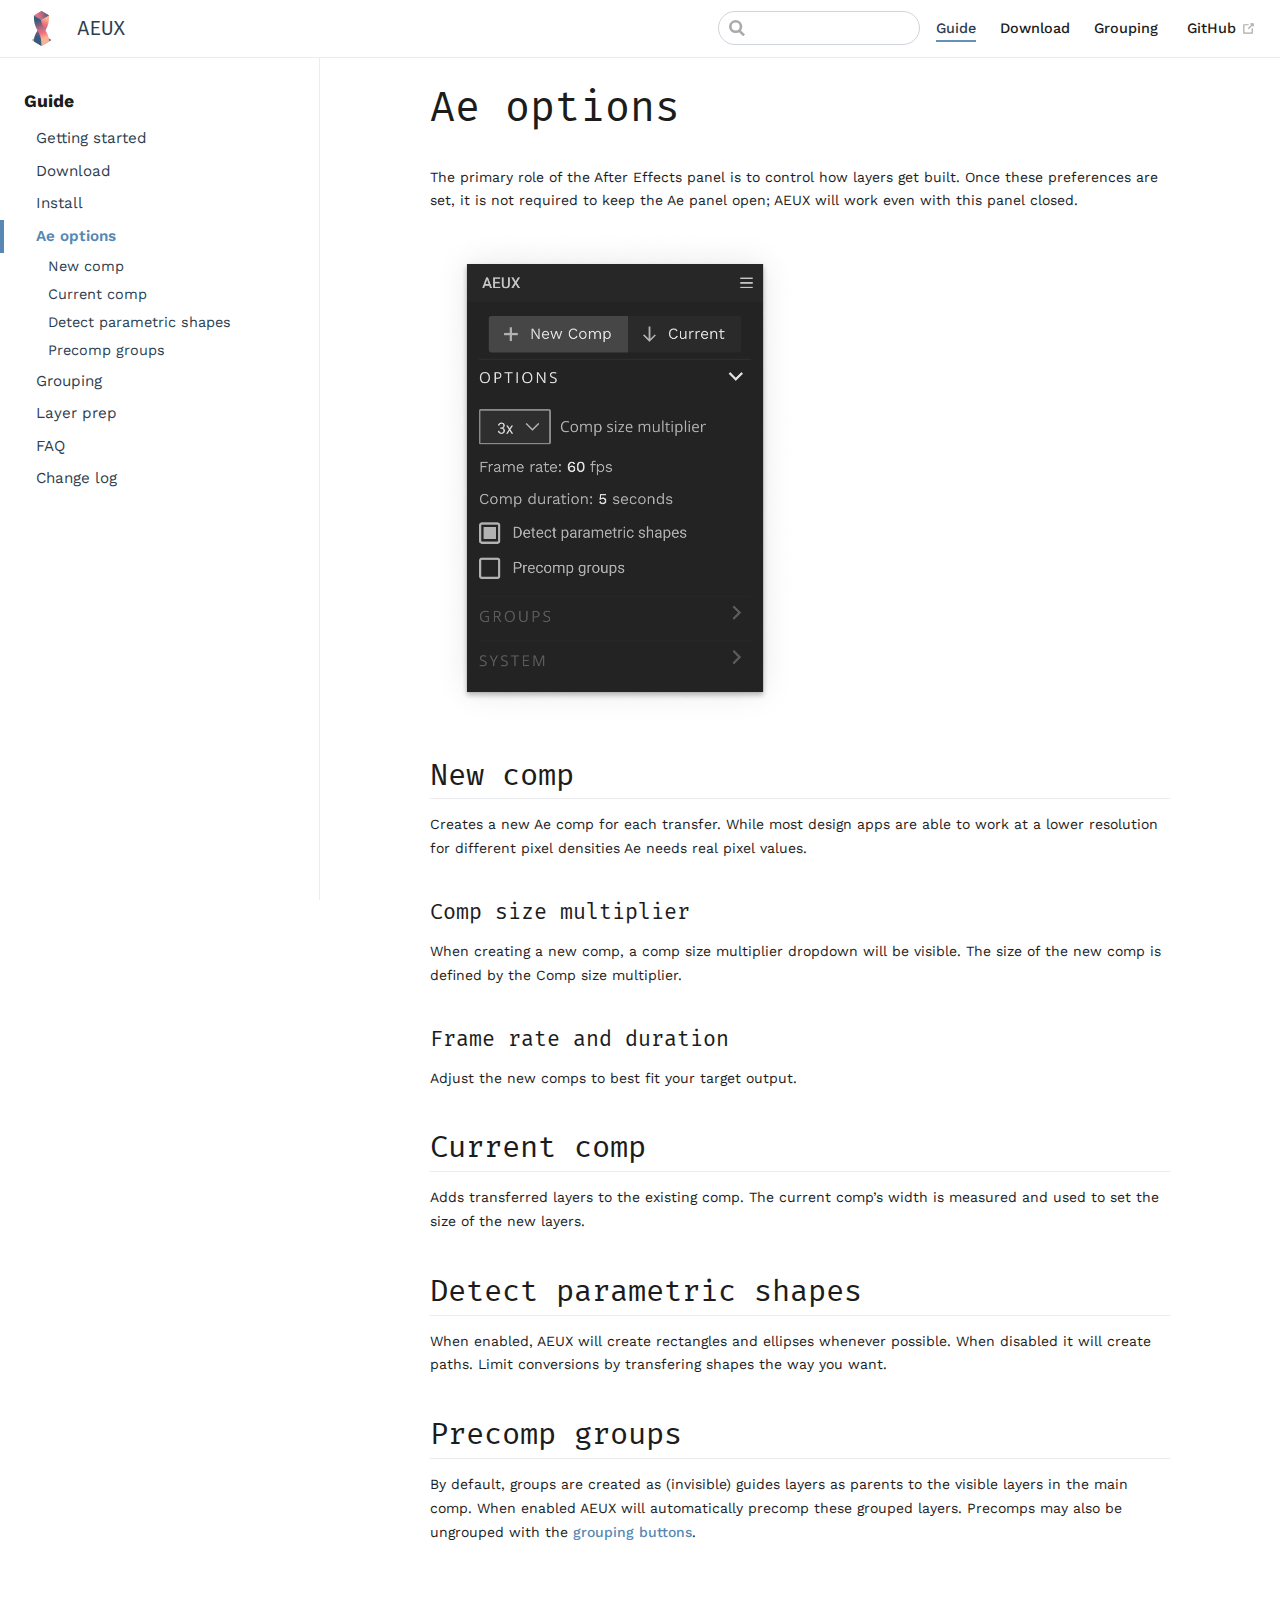
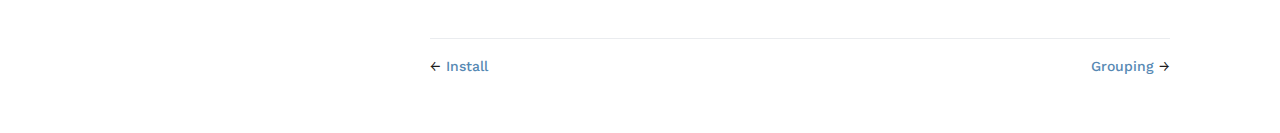
<file: guide/ae-options.html>
<!DOCTYPE html>
<html lang="en-US">
  <head>
    <meta charset="utf-8">
    <meta name="viewport" content="width=device-width,initial-scale=1">
    <title>Ae options | AEUX</title>
    <meta name="generator" content="VuePress 1.5.2">
    
    <meta name="description" content="Transfer visual design layers to After Effects from Figma and Sketch">
    <meta name="theme-color" content="#5688B3">
    <meta name="apple-mobile-web-app-capable" content="yes">
    <meta name="apple-mobile-web-app-status-bar-style" content="black">
    <link rel="preload" href="/assets/css/0.styles.7ccc05a6.css" as="style"><link rel="preload" href="/assets/js/app.e127526b.js" as="script"><link rel="preload" href="/assets/js/10.c951f324.js" as="script"><link rel="preload" href="/assets/js/1.188eeb82.js" as="script"><link rel="preload" href="/assets/js/13.708952db.js" as="script"><link rel="prefetch" href="/assets/js/11.4898d8da.js"><link rel="prefetch" href="/assets/js/12.65fb8eaf.js"><link rel="prefetch" href="/assets/js/14.595dcbd9.js"><link rel="prefetch" href="/assets/js/15.f65fb224.js"><link rel="prefetch" href="/assets/js/16.2564a968.js"><link rel="prefetch" href="/assets/js/17.848d8a51.js"><link rel="prefetch" href="/assets/js/18.a1f77ac8.js"><link rel="prefetch" href="/assets/js/19.408f8f2b.js"><link rel="prefetch" href="/assets/js/3.5978e63e.js"><link rel="prefetch" href="/assets/js/4.bf169235.js"><link rel="prefetch" href="/assets/js/5.2d33f8a7.js"><link rel="prefetch" href="/assets/js/6.2186c81d.js"><link rel="prefetch" href="/assets/js/7.a16623b3.js"><link rel="prefetch" href="/assets/js/8.9c554ab7.js"><link rel="prefetch" href="/assets/js/9.ff63b064.js">
    <link rel="stylesheet" href="/assets/css/0.styles.7ccc05a6.css">
  </head>
  <body>
    <div id="app" data-server-rendered="true"><div class="theme-container"><header class="navbar"><div class="sidebar-button"><svg xmlns="http://www.w3.org/2000/svg" aria-hidden="true" role="img" viewBox="0 0 448 512" class="icon"><path fill="currentColor" d="M436 124H12c-6.627 0-12-5.373-12-12V80c0-6.627 5.373-12 12-12h424c6.627 0 12 5.373 12 12v32c0 6.627-5.373 12-12 12zm0 160H12c-6.627 0-12-5.373-12-12v-32c0-6.627 5.373-12 12-12h424c6.627 0 12 5.373 12 12v32c0 6.627-5.373 12-12 12zm0 160H12c-6.627 0-12-5.373-12-12v-32c0-6.627 5.373-12 12-12h424c6.627 0 12 5.373 12 12v32c0 6.627-5.373 12-12 12z"></path></svg></div> <a href="/" class="home-link router-link-active"><img src="/aeux.svg" alt="AEUX" class="logo"> <span class="site-name can-hide">AEUX</span></a> <div class="links"><div class="search-box"><input aria-label="Search" autocomplete="off" spellcheck="false" value=""> <!----></div> <nav class="nav-links can-hide"><div class="nav-item"><a href="/guide/" class="nav-link router-link-active">
  Guide
</a></div><div class="nav-item"><a href="/guide/download/" class="nav-link">
  Download
</a></div><div class="nav-item"><a href="/guide/grouping/" class="nav-link">
  Grouping
</a></div> <a href="https://github.com/google/sketch2ae/" target="_blank" rel="noopener noreferrer" class="repo-link">
    GitHub
    <svg xmlns="http://www.w3.org/2000/svg" aria-hidden="true" x="0px" y="0px" viewBox="0 0 100 100" width="15" height="15" class="icon outbound"><path fill="currentColor" d="M18.8,85.1h56l0,0c2.2,0,4-1.8,4-4v-32h-8v28h-48v-48h28v-8h-32l0,0c-2.2,0-4,1.8-4,4v56C14.8,83.3,16.6,85.1,18.8,85.1z"></path> <polygon fill="currentColor" points="45.7,48.7 51.3,54.3 77.2,28.5 77.2,37.2 85.2,37.2 85.2,14.9 62.8,14.9 62.8,22.9 71.5,22.9"></polygon></svg></a></nav></div></header> <div class="sidebar-mask"></div> <aside class="sidebar"><nav class="nav-links"><div class="nav-item"><a href="/guide/" class="nav-link router-link-active">
  Guide
</a></div><div class="nav-item"><a href="/guide/download/" class="nav-link">
  Download
</a></div><div class="nav-item"><a href="/guide/grouping/" class="nav-link">
  Grouping
</a></div> <a href="https://github.com/google/sketch2ae/" target="_blank" rel="noopener noreferrer" class="repo-link">
    GitHub
    <svg xmlns="http://www.w3.org/2000/svg" aria-hidden="true" x="0px" y="0px" viewBox="0 0 100 100" width="15" height="15" class="icon outbound"><path fill="currentColor" d="M18.8,85.1h56l0,0c2.2,0,4-1.8,4-4v-32h-8v28h-48v-48h28v-8h-32l0,0c-2.2,0-4,1.8-4,4v56C14.8,83.3,16.6,85.1,18.8,85.1z"></path> <polygon fill="currentColor" points="45.7,48.7 51.3,54.3 77.2,28.5 77.2,37.2 85.2,37.2 85.2,14.9 62.8,14.9 62.8,22.9 71.5,22.9"></polygon></svg></a></nav>  <ul class="sidebar-links"><li><section class="sidebar-group depth-0"><p class="sidebar-heading open"><span>Guide</span> <!----></p> <ul class="sidebar-links sidebar-group-items"><li><a href="/guide/" aria-current="page" class="sidebar-link">Getting started</a></li><li><a href="/guide/download.html" class="sidebar-link">Download</a></li><li><a href="/guide/install.html" class="sidebar-link">Install</a></li><li><a href="/guide/ae-options.html" aria-current="page" class="active sidebar-link">Ae options</a><ul class="sidebar-sub-headers"><li class="sidebar-sub-header"><a href="/guide/ae-options.html#new-comp" class="sidebar-link">New comp</a></li><li class="sidebar-sub-header"><a href="/guide/ae-options.html#current-comp" class="sidebar-link">Current comp</a></li><li class="sidebar-sub-header"><a href="/guide/ae-options.html#detect-parametric-shapes" class="sidebar-link">Detect parametric shapes</a></li><li class="sidebar-sub-header"><a href="/guide/ae-options.html#precomp-groups" class="sidebar-link">Precomp groups</a></li></ul></li><li><a href="/guide/grouping.html" class="sidebar-link">Grouping</a></li><li><a href="/guide/layer-prep.html" class="sidebar-link">Layer prep</a></li><li><a href="/guide/faq.html" class="sidebar-link">FAQ</a></li><li><a href="/guide/changelog.html" class="sidebar-link">Change log</a></li></ul></section></li></ul> </aside> <main class="page"> <div class="theme-default-content content__default"><h1 id="ae-options"><a href="#ae-options" class="header-anchor">#</a> Ae options</h1> <p>The primary role of the After Effects panel is to control how layers get built. Once these preferences are set, it is not required to keep the Ae panel open; AEUX will work even with this panel closed.</p> <img src="/ae_options.png" alt="After Effects options" class="guide-img"> <h2 id="new-comp"><a href="#new-comp" class="header-anchor">#</a> New comp</h2> <p>Creates a new Ae comp for each transfer. While most design apps are able to work at a lower resolution for different pixel densities Ae needs real pixel values.</p> <h3 id="comp-size-multiplier"><a href="#comp-size-multiplier" class="header-anchor">#</a> Comp size multiplier</h3> <p>When creating a new comp, a comp size multiplier dropdown will be visible. The size of the new comp is defined by the Comp size multiplier.</p> <h3 id="frame-rate-and-duration"><a href="#frame-rate-and-duration" class="header-anchor">#</a> Frame rate and duration</h3> <p>Adjust the new comps to best fit your target output.</p> <h2 id="current-comp"><a href="#current-comp" class="header-anchor">#</a> Current comp</h2> <p>Adds transferred layers to the existing comp. The current comp’s width is measured and used to set the size of the new layers.</p> <h2 id="detect-parametric-shapes"><a href="#detect-parametric-shapes" class="header-anchor">#</a> Detect parametric shapes</h2> <p>When enabled, AEUX will create rectangles and ellipses whenever possible. When disabled it will create paths. Limit conversions by transfering shapes the way you want.</p> <h2 id="precomp-groups"><a href="#precomp-groups" class="header-anchor">#</a> Precomp groups</h2> <p>By default, groups are created as (invisible) guides layers as parents to the visible layers in the main comp. When enabled AEUX will automatically precomp these grouped layers. Precomps may also be ungrouped with the <a href="/grouping">grouping buttons</a>.</p></div> <footer class="page-edit"><!----> <!----></footer> <div class="page-nav"><p class="inner"><span class="prev">
      ←
      <a href="/guide/install.html" class="prev">
        Install
      </a></span> <span class="next"><a href="/guide/grouping.html">
        Grouping
      </a>
      →
    </span></p></div> </main></div><div class="global-ui"><!----></div></div>
    <script src="/assets/js/app.e127526b.js" defer></script><script src="/assets/js/10.c951f324.js" defer></script><script src="/assets/js/1.188eeb82.js" defer></script><script src="/assets/js/13.708952db.js" defer></script>
  </body>
</html>
</file>
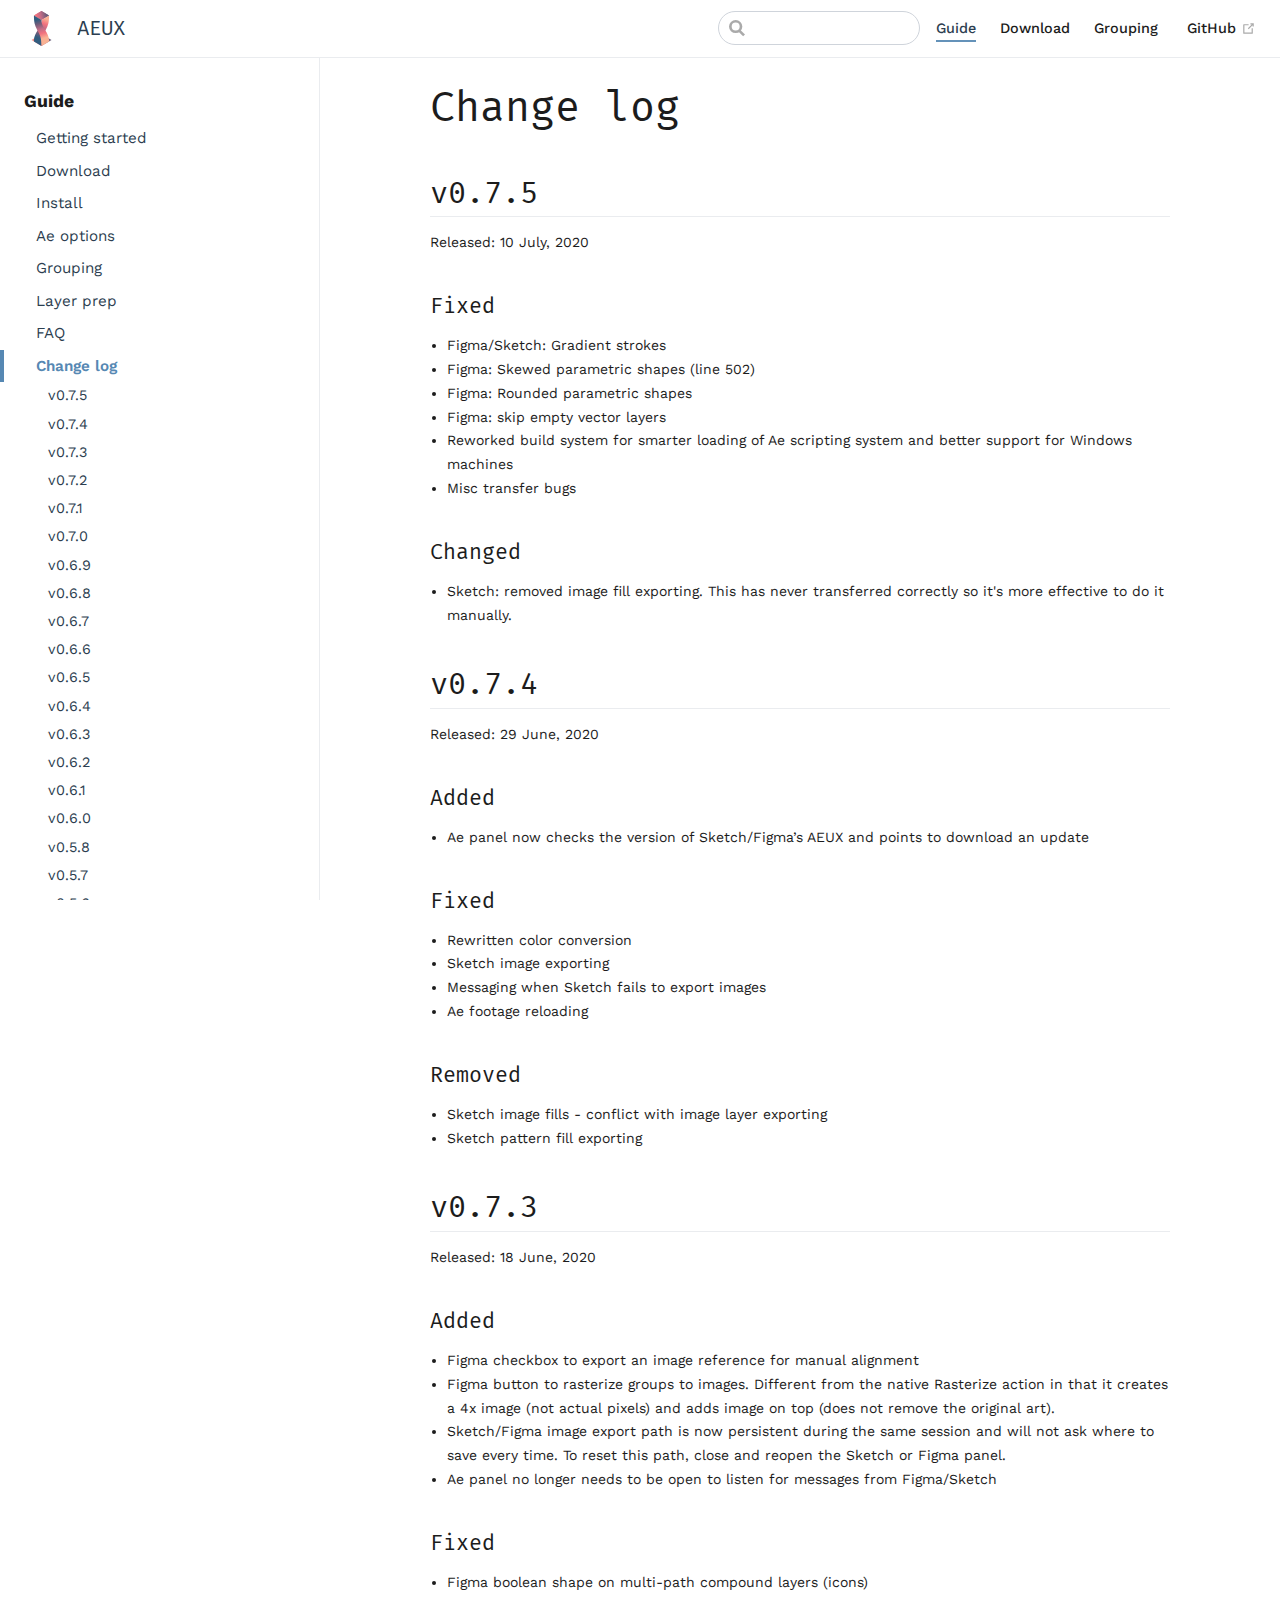
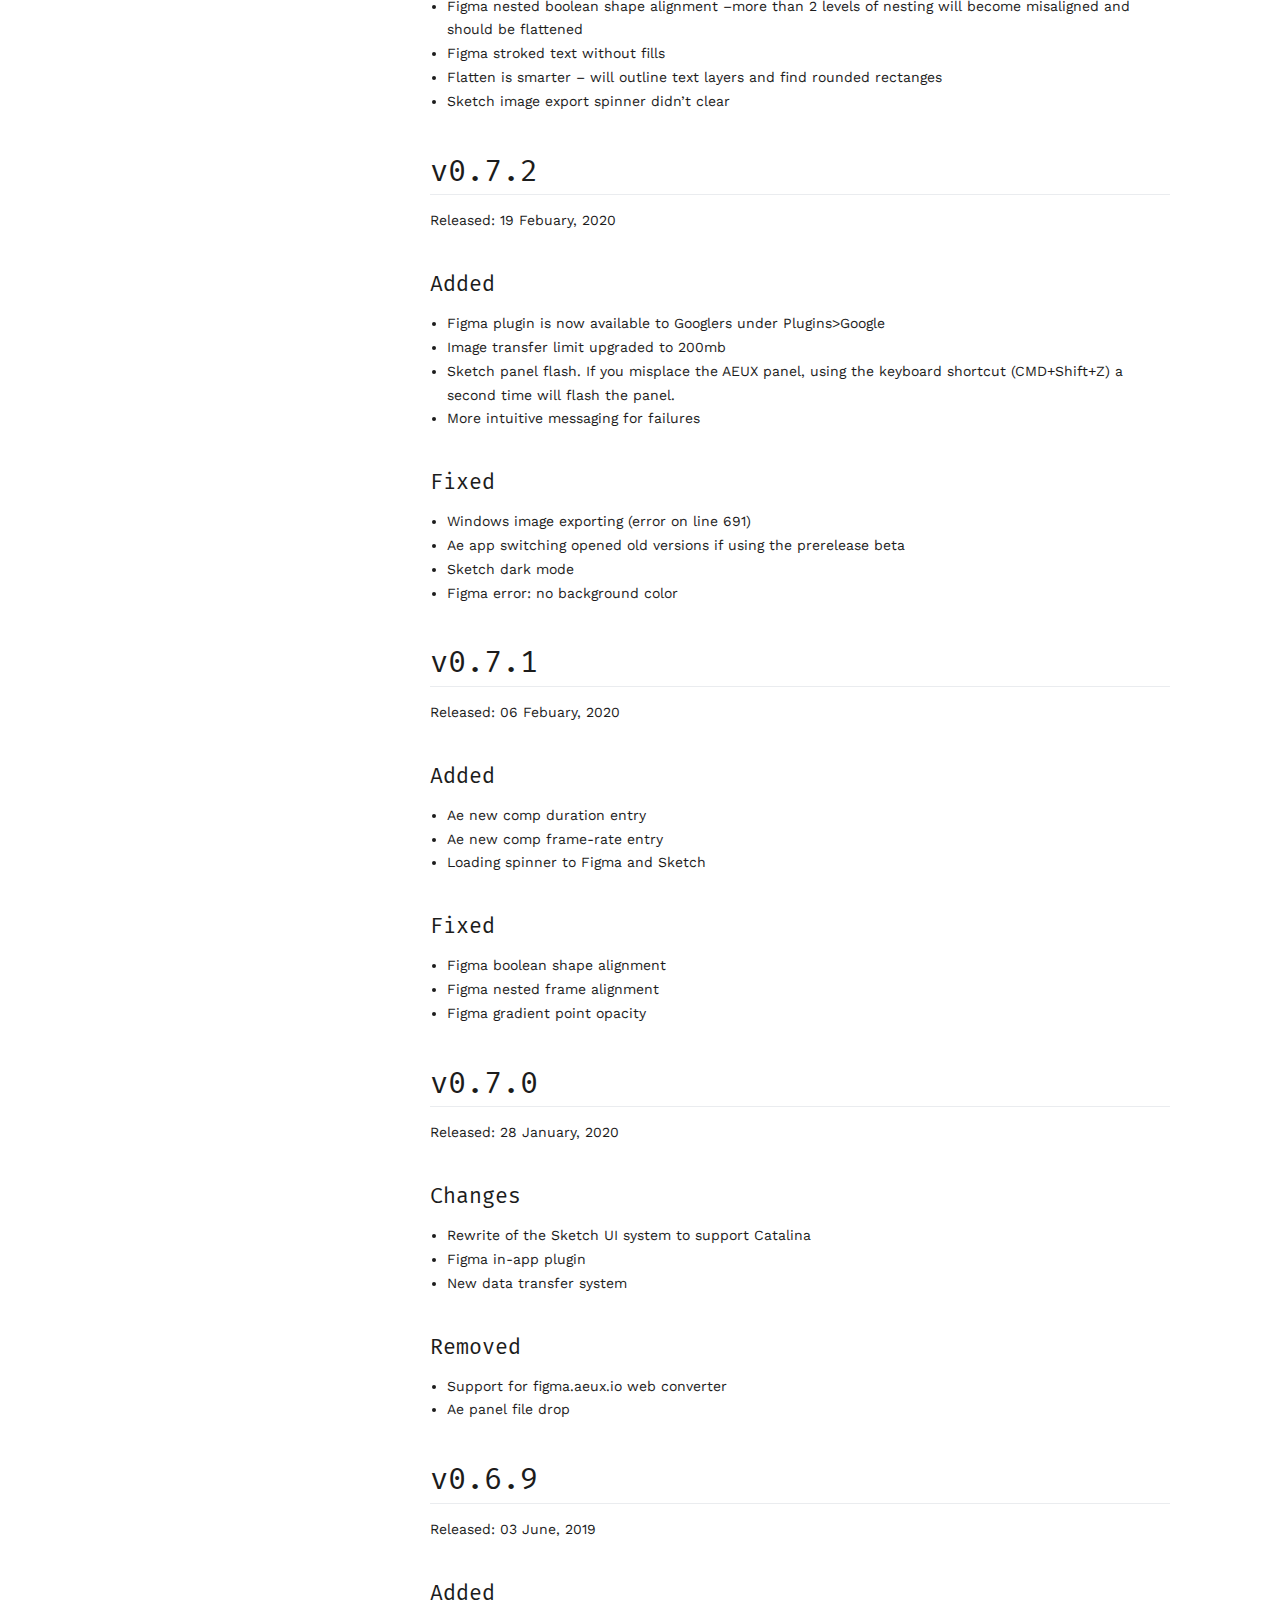
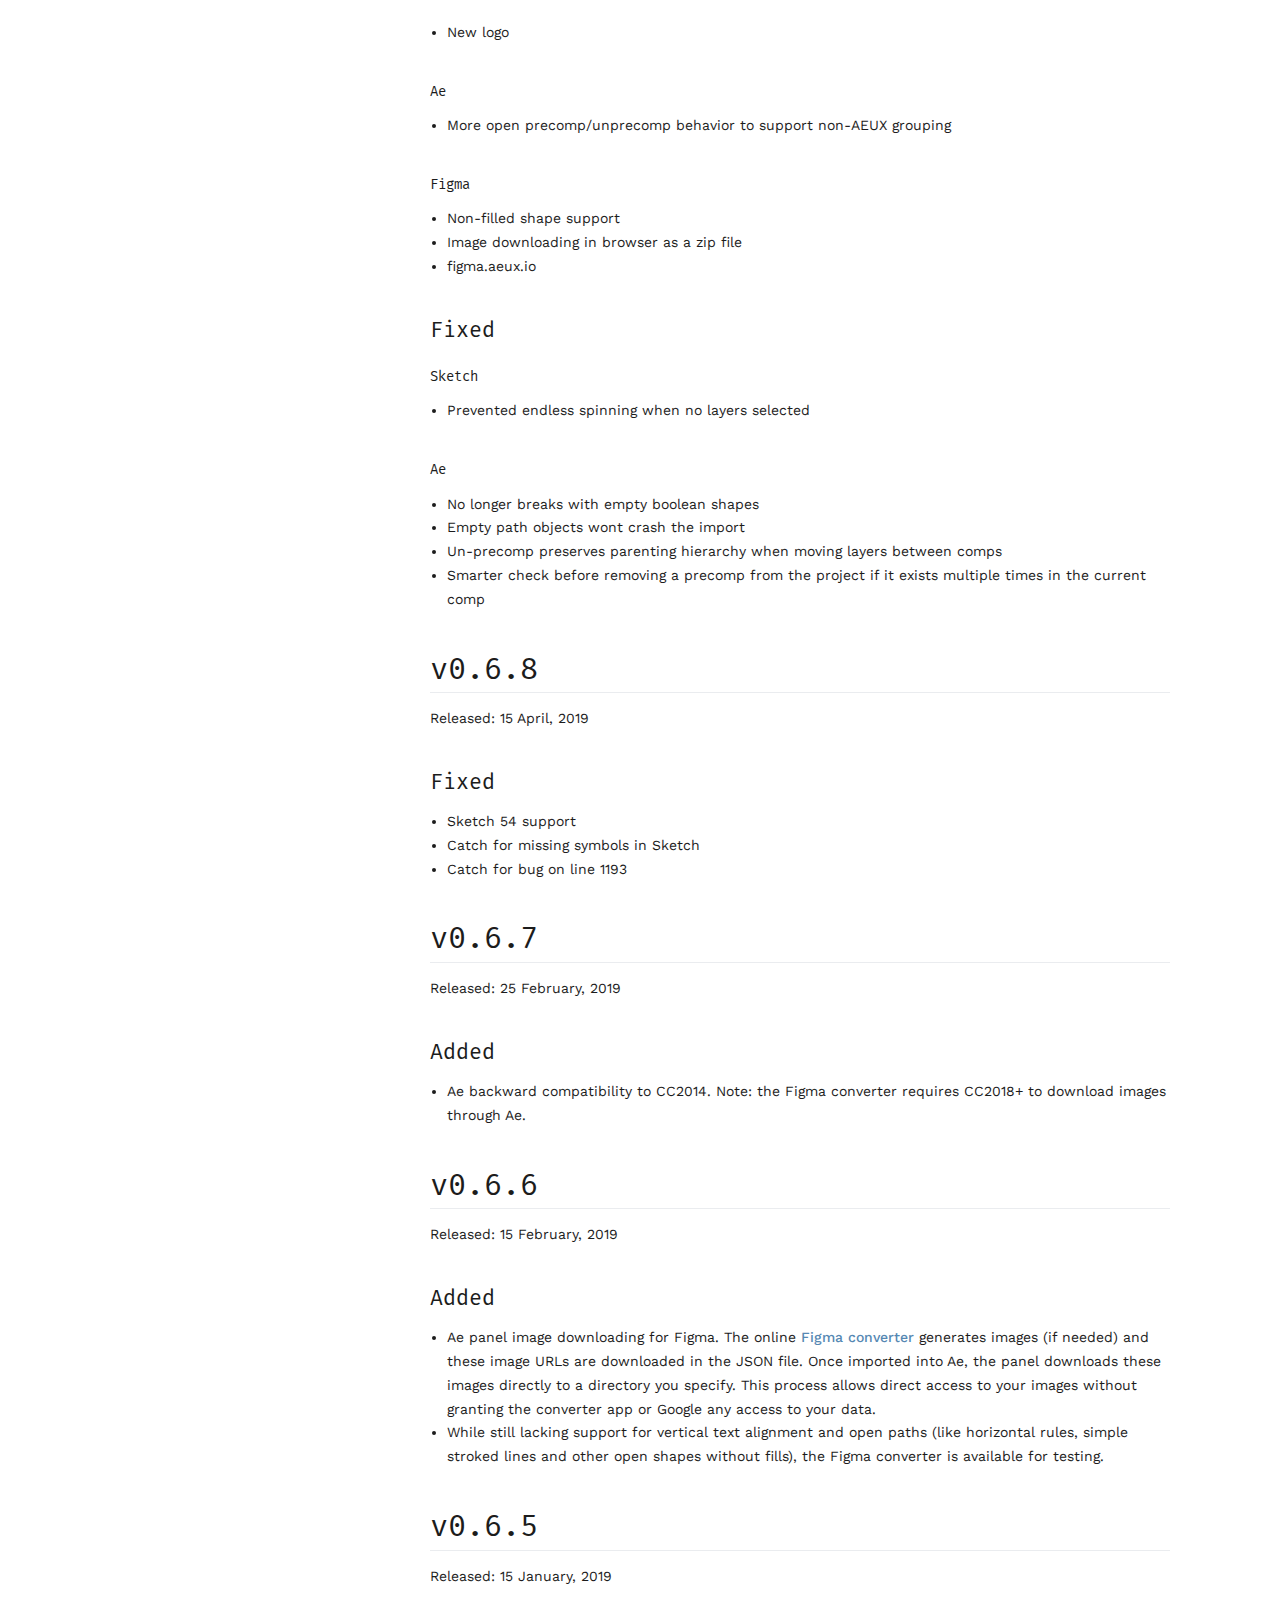
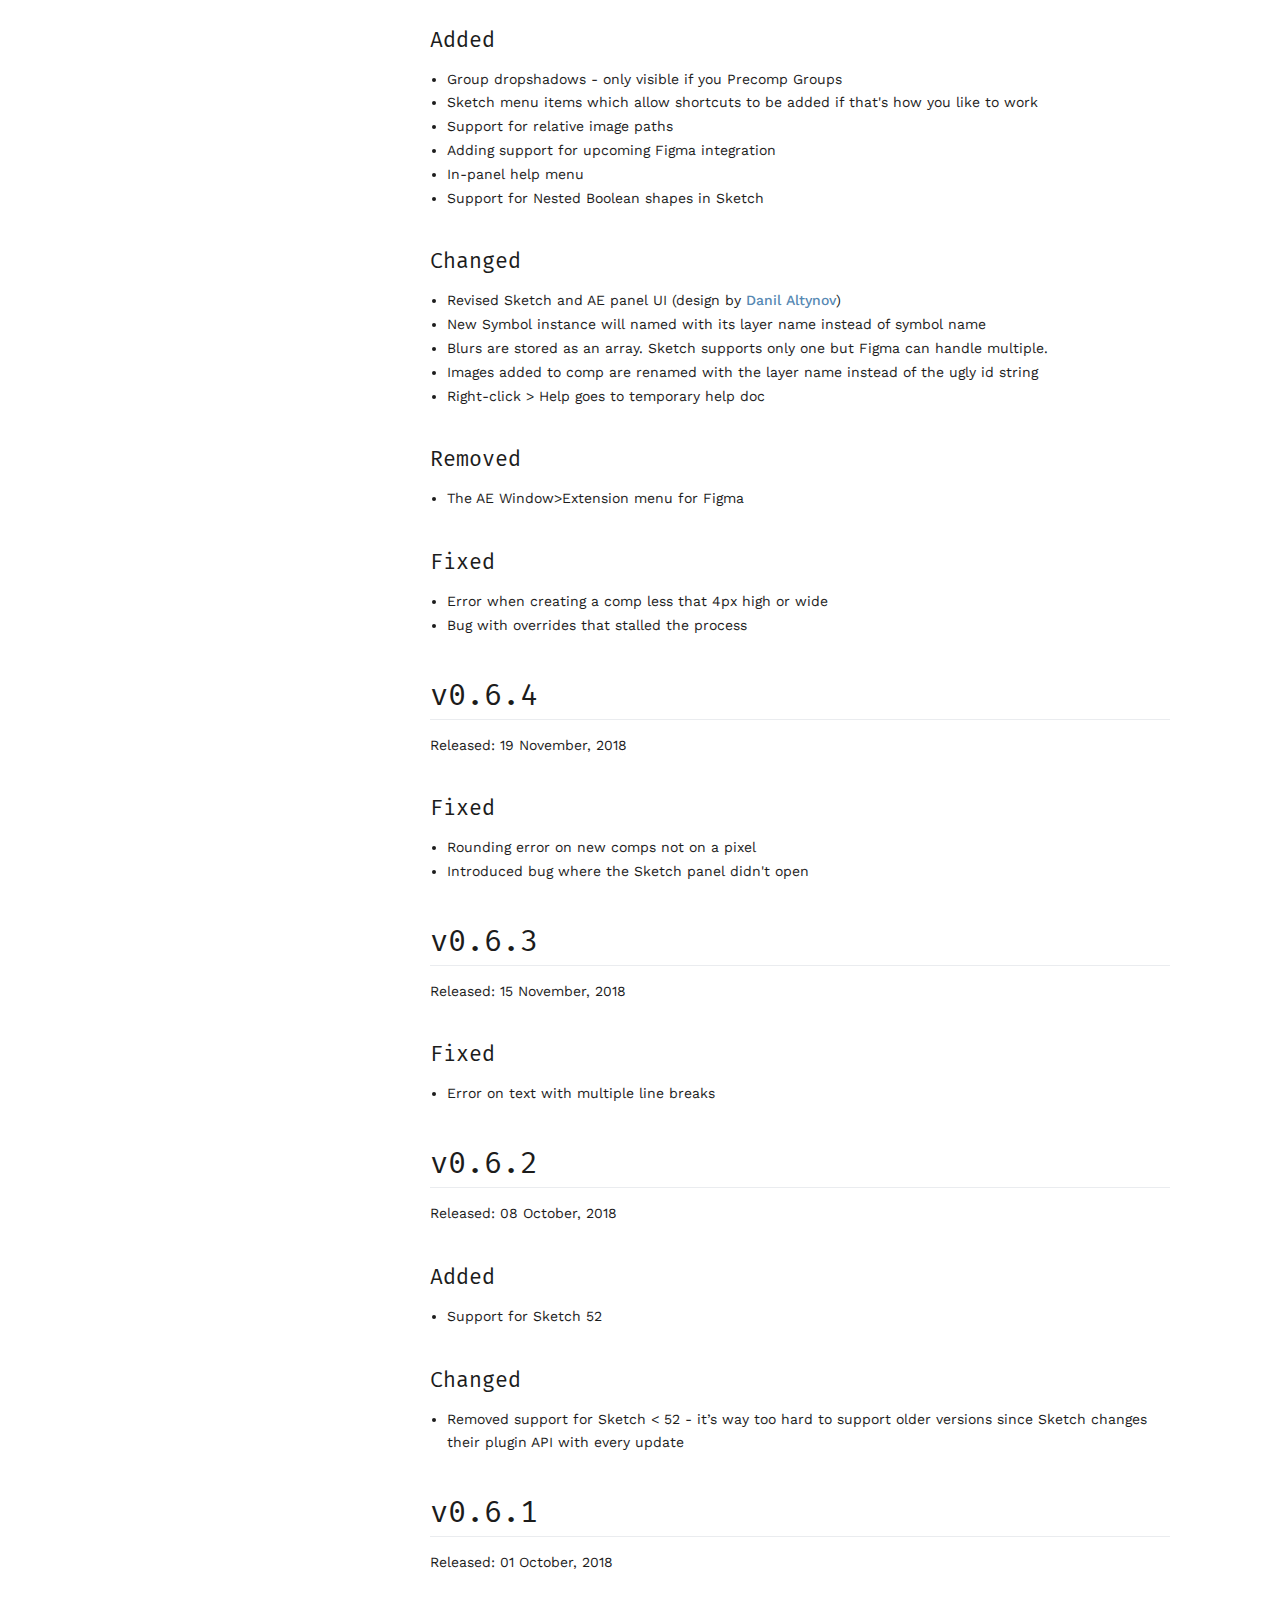
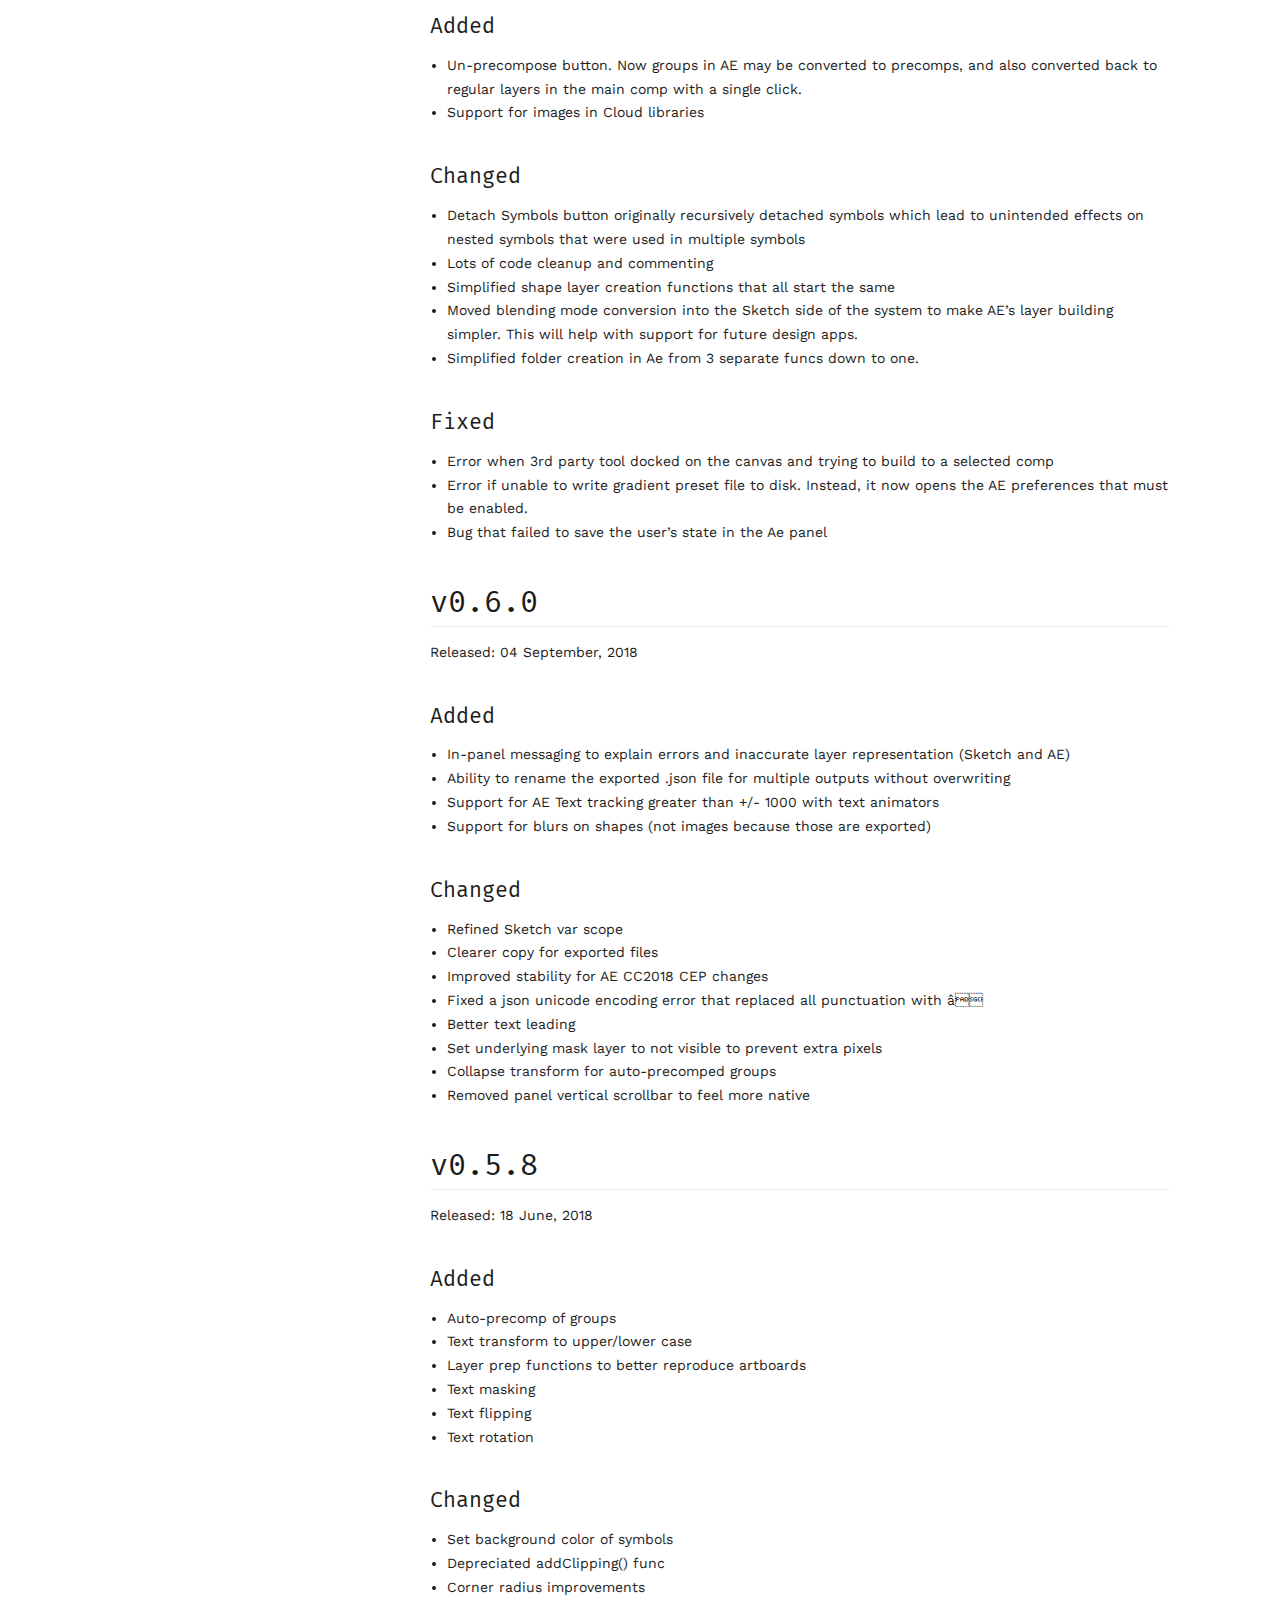
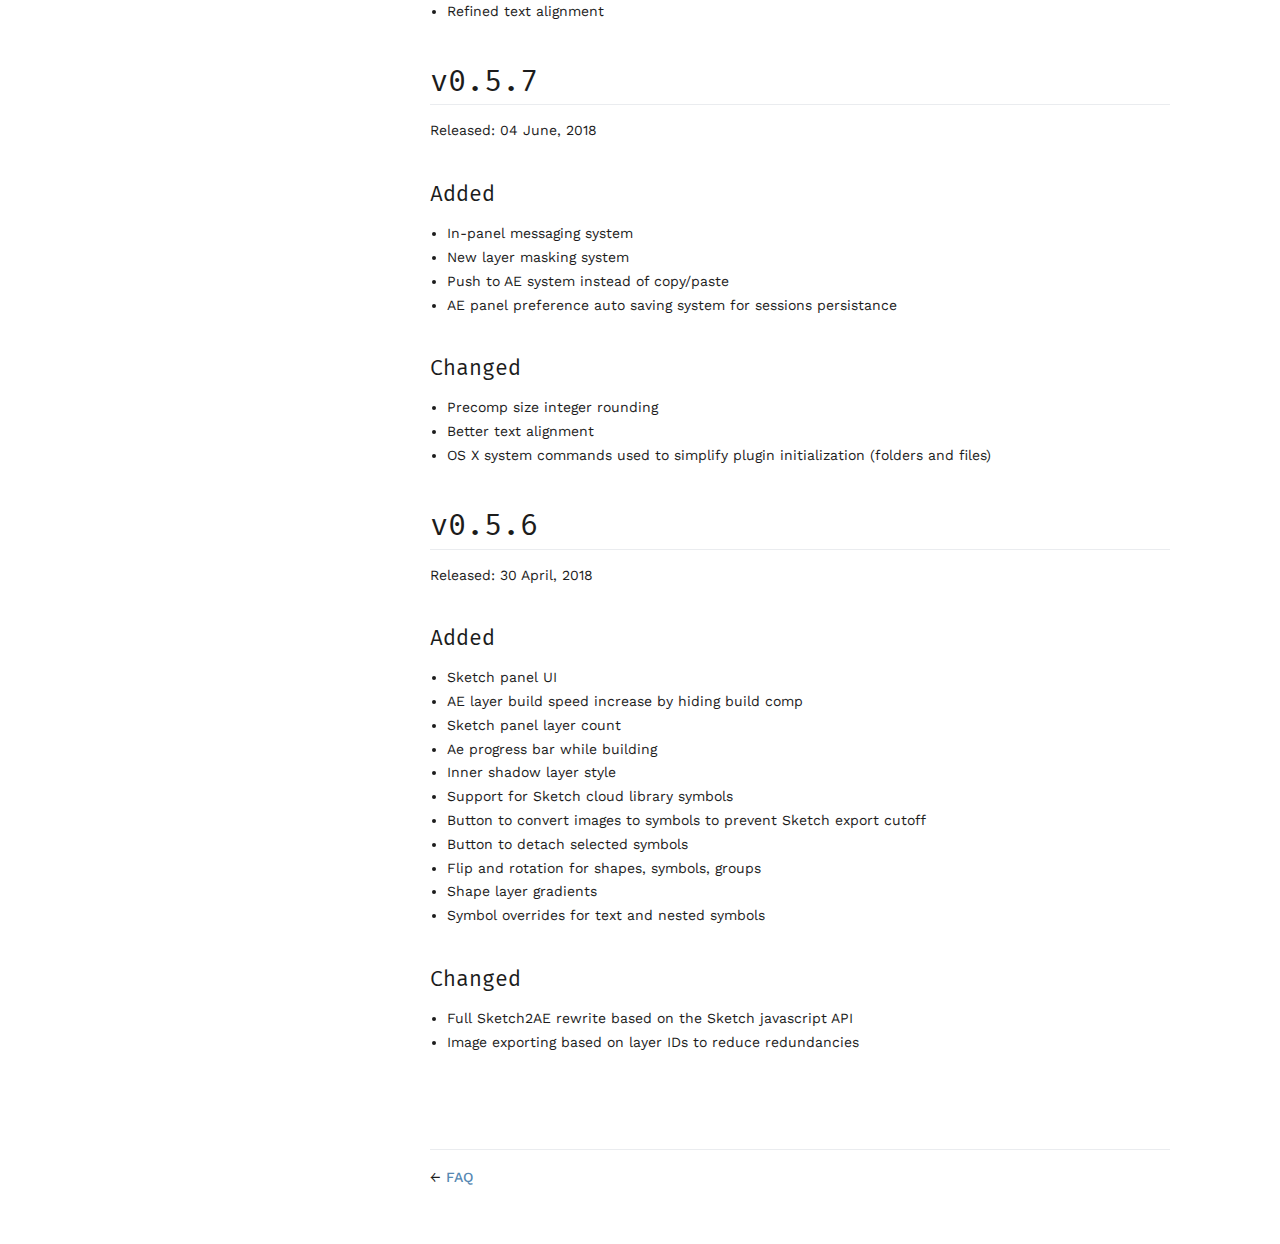
<file: guide/changelog.html>
<!DOCTYPE html>
<html lang="en-US">
  <head>
    <meta charset="utf-8">
    <meta name="viewport" content="width=device-width,initial-scale=1">
    <title>Change log | AEUX</title>
    <meta name="generator" content="VuePress 1.5.2">
    
    <meta name="description" content="Transfer visual design layers to After Effects from Figma and Sketch">
    <meta name="theme-color" content="#5688B3">
    <meta name="apple-mobile-web-app-capable" content="yes">
    <meta name="apple-mobile-web-app-status-bar-style" content="black">
    <link rel="preload" href="/assets/css/0.styles.7ccc05a6.css" as="style"><link rel="preload" href="/assets/js/app.e127526b.js" as="script"><link rel="preload" href="/assets/js/10.c951f324.js" as="script"><link rel="preload" href="/assets/js/1.188eeb82.js" as="script"><link rel="preload" href="/assets/js/14.595dcbd9.js" as="script"><link rel="prefetch" href="/assets/js/11.4898d8da.js"><link rel="prefetch" href="/assets/js/12.65fb8eaf.js"><link rel="prefetch" href="/assets/js/13.708952db.js"><link rel="prefetch" href="/assets/js/15.f65fb224.js"><link rel="prefetch" href="/assets/js/16.2564a968.js"><link rel="prefetch" href="/assets/js/17.848d8a51.js"><link rel="prefetch" href="/assets/js/18.a1f77ac8.js"><link rel="prefetch" href="/assets/js/19.408f8f2b.js"><link rel="prefetch" href="/assets/js/3.5978e63e.js"><link rel="prefetch" href="/assets/js/4.bf169235.js"><link rel="prefetch" href="/assets/js/5.2d33f8a7.js"><link rel="prefetch" href="/assets/js/6.2186c81d.js"><link rel="prefetch" href="/assets/js/7.a16623b3.js"><link rel="prefetch" href="/assets/js/8.9c554ab7.js"><link rel="prefetch" href="/assets/js/9.ff63b064.js">
    <link rel="stylesheet" href="/assets/css/0.styles.7ccc05a6.css">
  </head>
  <body>
    <div id="app" data-server-rendered="true"><div class="theme-container"><header class="navbar"><div class="sidebar-button"><svg xmlns="http://www.w3.org/2000/svg" aria-hidden="true" role="img" viewBox="0 0 448 512" class="icon"><path fill="currentColor" d="M436 124H12c-6.627 0-12-5.373-12-12V80c0-6.627 5.373-12 12-12h424c6.627 0 12 5.373 12 12v32c0 6.627-5.373 12-12 12zm0 160H12c-6.627 0-12-5.373-12-12v-32c0-6.627 5.373-12 12-12h424c6.627 0 12 5.373 12 12v32c0 6.627-5.373 12-12 12zm0 160H12c-6.627 0-12-5.373-12-12v-32c0-6.627 5.373-12 12-12h424c6.627 0 12 5.373 12 12v32c0 6.627-5.373 12-12 12z"></path></svg></div> <a href="/" class="home-link router-link-active"><img src="/aeux.svg" alt="AEUX" class="logo"> <span class="site-name can-hide">AEUX</span></a> <div class="links"><div class="search-box"><input aria-label="Search" autocomplete="off" spellcheck="false" value=""> <!----></div> <nav class="nav-links can-hide"><div class="nav-item"><a href="/guide/" class="nav-link router-link-active">
  Guide
</a></div><div class="nav-item"><a href="/guide/download/" class="nav-link">
  Download
</a></div><div class="nav-item"><a href="/guide/grouping/" class="nav-link">
  Grouping
</a></div> <a href="https://github.com/google/sketch2ae/" target="_blank" rel="noopener noreferrer" class="repo-link">
    GitHub
    <svg xmlns="http://www.w3.org/2000/svg" aria-hidden="true" x="0px" y="0px" viewBox="0 0 100 100" width="15" height="15" class="icon outbound"><path fill="currentColor" d="M18.8,85.1h56l0,0c2.2,0,4-1.8,4-4v-32h-8v28h-48v-48h28v-8h-32l0,0c-2.2,0-4,1.8-4,4v56C14.8,83.3,16.6,85.1,18.8,85.1z"></path> <polygon fill="currentColor" points="45.7,48.7 51.3,54.3 77.2,28.5 77.2,37.2 85.2,37.2 85.2,14.9 62.8,14.9 62.8,22.9 71.5,22.9"></polygon></svg></a></nav></div></header> <div class="sidebar-mask"></div> <aside class="sidebar"><nav class="nav-links"><div class="nav-item"><a href="/guide/" class="nav-link router-link-active">
  Guide
</a></div><div class="nav-item"><a href="/guide/download/" class="nav-link">
  Download
</a></div><div class="nav-item"><a href="/guide/grouping/" class="nav-link">
  Grouping
</a></div> <a href="https://github.com/google/sketch2ae/" target="_blank" rel="noopener noreferrer" class="repo-link">
    GitHub
    <svg xmlns="http://www.w3.org/2000/svg" aria-hidden="true" x="0px" y="0px" viewBox="0 0 100 100" width="15" height="15" class="icon outbound"><path fill="currentColor" d="M18.8,85.1h56l0,0c2.2,0,4-1.8,4-4v-32h-8v28h-48v-48h28v-8h-32l0,0c-2.2,0-4,1.8-4,4v56C14.8,83.3,16.6,85.1,18.8,85.1z"></path> <polygon fill="currentColor" points="45.7,48.7 51.3,54.3 77.2,28.5 77.2,37.2 85.2,37.2 85.2,14.9 62.8,14.9 62.8,22.9 71.5,22.9"></polygon></svg></a></nav>  <ul class="sidebar-links"><li><section class="sidebar-group depth-0"><p class="sidebar-heading open"><span>Guide</span> <!----></p> <ul class="sidebar-links sidebar-group-items"><li><a href="/guide/" aria-current="page" class="sidebar-link">Getting started</a></li><li><a href="/guide/download.html" class="sidebar-link">Download</a></li><li><a href="/guide/install.html" class="sidebar-link">Install</a></li><li><a href="/guide/ae-options.html" class="sidebar-link">Ae options</a></li><li><a href="/guide/grouping.html" class="sidebar-link">Grouping</a></li><li><a href="/guide/layer-prep.html" class="sidebar-link">Layer prep</a></li><li><a href="/guide/faq.html" class="sidebar-link">FAQ</a></li><li><a href="/guide/changelog.html" aria-current="page" class="active sidebar-link">Change log</a><ul class="sidebar-sub-headers"><li class="sidebar-sub-header"><a href="/guide/changelog.html#v0-7-5" class="sidebar-link">v0.7.5</a></li><li class="sidebar-sub-header"><a href="/guide/changelog.html#v0-7-4" class="sidebar-link">v0.7.4</a></li><li class="sidebar-sub-header"><a href="/guide/changelog.html#v0-7-3" class="sidebar-link">v0.7.3</a></li><li class="sidebar-sub-header"><a href="/guide/changelog.html#v0-7-2" class="sidebar-link">v0.7.2</a></li><li class="sidebar-sub-header"><a href="/guide/changelog.html#v0-7-1" class="sidebar-link">v0.7.1</a></li><li class="sidebar-sub-header"><a href="/guide/changelog.html#v0-7-0" class="sidebar-link">v0.7.0</a></li><li class="sidebar-sub-header"><a href="/guide/changelog.html#v0-6-9" class="sidebar-link">v0.6.9</a></li><li class="sidebar-sub-header"><a href="/guide/changelog.html#v0-6-8" class="sidebar-link">v0.6.8</a></li><li class="sidebar-sub-header"><a href="/guide/changelog.html#v0-6-7" class="sidebar-link">v0.6.7</a></li><li class="sidebar-sub-header"><a href="/guide/changelog.html#v0-6-6" class="sidebar-link">v0.6.6</a></li><li class="sidebar-sub-header"><a href="/guide/changelog.html#v0-6-5" class="sidebar-link">v0.6.5</a></li><li class="sidebar-sub-header"><a href="/guide/changelog.html#v0-6-4" class="sidebar-link">v0.6.4</a></li><li class="sidebar-sub-header"><a href="/guide/changelog.html#v0-6-3" class="sidebar-link">v0.6.3</a></li><li class="sidebar-sub-header"><a href="/guide/changelog.html#v0-6-2" class="sidebar-link">v0.6.2</a></li><li class="sidebar-sub-header"><a href="/guide/changelog.html#v0-6-1" class="sidebar-link">v0.6.1</a></li><li class="sidebar-sub-header"><a href="/guide/changelog.html#v0-6-0" class="sidebar-link">v0.6.0</a></li><li class="sidebar-sub-header"><a href="/guide/changelog.html#v0-5-8" class="sidebar-link">v0.5.8</a></li><li class="sidebar-sub-header"><a href="/guide/changelog.html#v0-5-7" class="sidebar-link">v0.5.7</a></li><li class="sidebar-sub-header"><a href="/guide/changelog.html#v0-5-6" class="sidebar-link">v0.5.6</a></li></ul></li></ul></section></li></ul> </aside> <main class="page"> <div class="theme-default-content content__default"><h1 id="change-log"><a href="#change-log" class="header-anchor">#</a> Change log</h1> <h2 id="v0-7-5"><a href="#v0-7-5" class="header-anchor">#</a> v0.7.5</h2> <p>Released: 10 July, 2020</p> <h3 id="fixed"><a href="#fixed" class="header-anchor">#</a> Fixed</h3> <ul><li>Figma/Sketch: Gradient strokes</li> <li>Figma: Skewed parametric shapes (line 502)</li> <li>Figma: Rounded parametric shapes</li> <li>Figma: skip empty vector layers</li> <li>Reworked build system for smarter loading of Ae scripting system and better support for Windows machines</li> <li>Misc transfer bugs</li></ul> <h3 id="changed"><a href="#changed" class="header-anchor">#</a> Changed</h3> <ul><li>Sketch: removed image fill exporting. This has never transferred correctly so it's more effective to do it manually.</li></ul> <h2 id="v0-7-4"><a href="#v0-7-4" class="header-anchor">#</a> v0.7.4</h2> <p>Released: 29 June, 2020</p> <h3 id="added"><a href="#added" class="header-anchor">#</a> Added</h3> <ul><li>Ae panel now checks the version of Sketch/Figma’s AEUX and points to download an update</li></ul> <h3 id="fixed-2"><a href="#fixed-2" class="header-anchor">#</a> Fixed</h3> <ul><li>Rewritten color conversion</li> <li>Sketch image exporting</li> <li>Messaging when Sketch fails to export images</li> <li>Ae footage reloading</li></ul> <h3 id="removed"><a href="#removed" class="header-anchor">#</a> Removed</h3> <ul><li>Sketch image fills - conflict with image layer exporting</li> <li>Sketch pattern fill exporting</li></ul> <h2 id="v0-7-3"><a href="#v0-7-3" class="header-anchor">#</a> v0.7.3</h2> <p>Released: 18 June, 2020</p> <h3 id="added-2"><a href="#added-2" class="header-anchor">#</a> Added</h3> <ul><li>Figma checkbox to export an image reference for manual alignment</li> <li>Figma button to rasterize groups to images. Different from the native Rasterize action in that it creates a 4x image (not actual pixels) and adds image on top (does not remove the original art).</li> <li>Sketch/Figma image export path is now persistent during the same session and will not ask where to save every time. To reset this path, close and reopen the Sketch or Figma panel.</li> <li>Ae panel no longer needs to be open to listen for messages from Figma/Sketch</li></ul> <h3 id="fixed-3"><a href="#fixed-3" class="header-anchor">#</a> Fixed</h3> <ul><li>Figma boolean shape on multi-path compound layers (icons)</li> <li>Figma nested boolean shape alignment –more than 2 levels of nesting will become misaligned and should be flattened</li> <li>Figma stroked text without fills</li> <li>Flatten is smarter – will outline text layers and find rounded rectanges</li> <li>Sketch image export spinner didn’t clear</li></ul> <h2 id="v0-7-2"><a href="#v0-7-2" class="header-anchor">#</a> v0.7.2</h2> <p>Released: 19 Febuary, 2020</p> <h3 id="added-3"><a href="#added-3" class="header-anchor">#</a> Added</h3> <ul><li>Figma plugin is now available to Googlers under Plugins&gt;Google</li> <li>Image transfer limit upgraded to 200mb</li> <li>Sketch panel flash. If you misplace the AEUX panel, using the keyboard shortcut (CMD+Shift+Z) a second time will flash the panel.</li> <li>More intuitive messaging for failures</li></ul> <h3 id="fixed-4"><a href="#fixed-4" class="header-anchor">#</a> Fixed</h3> <ul><li>Windows image exporting (error on line 691)</li> <li>Ae app switching opened old versions if using the prerelease beta</li> <li>Sketch dark mode</li> <li>Figma error: no background color</li></ul> <h2 id="v0-7-1"><a href="#v0-7-1" class="header-anchor">#</a> v0.7.1</h2> <p>Released: 06 Febuary, 2020</p> <h3 id="added-4"><a href="#added-4" class="header-anchor">#</a> Added</h3> <ul><li>Ae new comp duration entry</li> <li>Ae new comp frame-rate entry</li> <li>Loading spinner to Figma and Sketch</li></ul> <h3 id="fixed-5"><a href="#fixed-5" class="header-anchor">#</a> Fixed</h3> <ul><li>Figma boolean shape alignment</li> <li>Figma nested frame alignment</li> <li>Figma gradient point opacity</li></ul> <h2 id="v0-7-0"><a href="#v0-7-0" class="header-anchor">#</a> v0.7.0</h2> <p>Released: 28 January, 2020</p> <h3 id="changes"><a href="#changes" class="header-anchor">#</a> Changes</h3> <ul><li>Rewrite of the Sketch UI system to support Catalina</li> <li>Figma in-app plugin</li> <li>New data transfer system</li></ul> <h3 id="removed-2"><a href="#removed-2" class="header-anchor">#</a> Removed</h3> <ul><li>Support for figma.aeux.io web converter</li> <li>Ae panel file drop</li></ul> <h2 id="v0-6-9"><a href="#v0-6-9" class="header-anchor">#</a> v0.6.9</h2> <p>Released: 03 June, 2019</p> <h3 id="added-5"><a href="#added-5" class="header-anchor">#</a> Added</h3> <ul><li>New logo</li></ul> <h4 id="ae"><a href="#ae" class="header-anchor">#</a> Ae</h4> <ul><li>More open precomp/unprecomp behavior to support non-AEUX grouping</li></ul> <h4 id="figma"><a href="#figma" class="header-anchor">#</a> Figma</h4> <ul><li>Non-filled shape support</li> <li>Image downloading in browser as a zip file</li> <li>figma.aeux.io</li></ul> <h3 id="fixed-6"><a href="#fixed-6" class="header-anchor">#</a> Fixed</h3> <h4 id="sketch"><a href="#sketch" class="header-anchor">#</a> Sketch</h4> <ul><li>Prevented endless spinning when no layers selected</li></ul> <h4 id="ae-2"><a href="#ae-2" class="header-anchor">#</a> Ae</h4> <ul><li>No longer breaks with empty boolean shapes</li> <li>Empty path objects wont crash the import</li> <li>Un-precomp preserves parenting hierarchy when moving layers between comps</li> <li>Smarter check before removing a precomp from the project if it exists multiple times in the current comp</li></ul> <h2 id="v0-6-8"><a href="#v0-6-8" class="header-anchor">#</a> v0.6.8</h2> <p>Released: 15 April, 2019</p> <h3 id="fixed-7"><a href="#fixed-7" class="header-anchor">#</a> Fixed</h3> <ul><li>Sketch 54 support</li> <li>Catch for missing symbols in Sketch</li> <li>Catch for bug on line 1193</li></ul> <h2 id="v0-6-7"><a href="#v0-6-7" class="header-anchor">#</a> v0.6.7</h2> <p>Released: 25 February, 2019</p> <h3 id="added-6"><a href="#added-6" class="header-anchor">#</a> Added</h3> <ul><li>Ae backward compatibility to CC2014. Note: the Figma converter requires CC2018+ to download images through Ae.</li></ul> <h2 id="v0-6-6"><a href="#v0-6-6" class="header-anchor">#</a> v0.6.6</h2> <p>Released: 15 February, 2019</p> <h3 id="added-7"><a href="#added-7" class="header-anchor">#</a> Added</h3> <ul><li>Ae panel image downloading for Figma. The online <a href="https://aeux-55e58.firebaseapp.com" target="_blank">Figma converter</a> generates images (if needed) and these image URLs are downloaded in the JSON file. Once imported into Ae, the panel downloads these images directly to a directory you specify. This process allows direct access to your images without granting the converter app or Google any access to your data.</li> <li>While still lacking support for vertical text alignment and open paths (like horizontal rules, simple stroked lines and other open shapes without fills), the Figma converter is available for testing.</li></ul> <h2 id="v0-6-5"><a href="#v0-6-5" class="header-anchor">#</a> v0.6.5</h2> <p>Released: 15 January, 2019</p> <h3 id="added-8"><a href="#added-8" class="header-anchor">#</a> Added</h3> <ul><li>Group dropshadows - only visible if you Precomp Groups</li> <li>Sketch menu items which allow shortcuts to be added if that's how you like to work</li> <li>Support for relative image paths</li> <li>Adding support for upcoming Figma integration</li> <li>In-panel help menu</li> <li>Support for Nested Boolean shapes in Sketch</li></ul> <h3 id="changed-2"><a href="#changed-2" class="header-anchor">#</a> Changed</h3> <ul><li>Revised Sketch and AE panel UI (design by <a href="https://www.instagram.com/alt.danil/" target="_blank">Danil Altynov</a>)</li> <li>New Symbol instance will named with its layer name instead of symbol name</li> <li>Blurs are stored as an array. Sketch supports only one but Figma can handle multiple.</li> <li>Images added to comp are renamed with the layer name instead of the ugly id string</li> <li>Right-click &gt; Help goes to temporary help doc</li></ul> <h3 id="removed-3"><a href="#removed-3" class="header-anchor">#</a> Removed</h3> <ul><li>The AE Window&gt;Extension menu for Figma</li></ul> <h3 id="fixed-8"><a href="#fixed-8" class="header-anchor">#</a> Fixed</h3> <ul><li>Error when creating a comp less that 4px high or wide</li> <li>Bug with overrides that stalled the process</li></ul> <h2 id="v0-6-4"><a href="#v0-6-4" class="header-anchor">#</a> v0.6.4</h2> <p>Released: 19 November, 2018</p> <h3 id="fixed-9"><a href="#fixed-9" class="header-anchor">#</a> Fixed</h3> <ul><li>Rounding error on new comps not on a pixel</li> <li>Introduced bug where the Sketch panel didn't open</li></ul> <h2 id="v0-6-3"><a href="#v0-6-3" class="header-anchor">#</a> v0.6.3</h2> <p>Released: 15 November, 2018</p> <h3 id="fixed-10"><a href="#fixed-10" class="header-anchor">#</a> Fixed</h3> <ul><li>Error on text with multiple line breaks</li></ul> <h2 id="v0-6-2"><a href="#v0-6-2" class="header-anchor">#</a> v0.6.2</h2> <p>Released: 08 October, 2018</p> <h3 id="added-9"><a href="#added-9" class="header-anchor">#</a> Added</h3> <ul><li>Support for Sketch 52</li></ul> <h3 id="changed-3"><a href="#changed-3" class="header-anchor">#</a> Changed</h3> <ul><li>Removed support for Sketch &lt; 52 - it’s way too hard to support older versions since Sketch changes their plugin API with every update</li></ul> <h2 id="v0-6-1"><a href="#v0-6-1" class="header-anchor">#</a> v0.6.1</h2> <p>Released: 01 October, 2018</p> <h3 id="added-10"><a href="#added-10" class="header-anchor">#</a> Added</h3> <ul><li>Un-precompose button. Now groups in AE may be converted to precomps, and also converted back to regular layers in the main comp with a single click.</li> <li>Support for images in Cloud libraries</li></ul> <h3 id="changed-4"><a href="#changed-4" class="header-anchor">#</a> Changed</h3> <ul><li>Detach Symbols button originally recursively detached symbols which lead to unintended effects on nested symbols that were used in multiple symbols</li> <li>Lots of code cleanup and commenting</li> <li>Simplified shape layer creation functions that all start the same</li> <li>Moved blending mode conversion into the Sketch side of the system to make AE’s layer building simpler. This will help with support for future design apps.</li> <li>Simplified folder creation in Ae from 3 separate funcs down to one.</li></ul> <h3 id="fixed-11"><a href="#fixed-11" class="header-anchor">#</a> Fixed</h3> <ul><li>Error when 3rd party tool docked on the canvas and trying to build to a selected comp</li> <li>Error if unable to write gradient preset file to disk. Instead, it now opens the AE preferences that must be enabled.</li> <li>Bug that failed to save the user’s state in the Ae panel</li></ul> <h2 id="v0-6-0"><a href="#v0-6-0" class="header-anchor">#</a> v0.6.0</h2> <p>Released: 04 September, 2018</p> <h3 id="added-11"><a href="#added-11" class="header-anchor">#</a> Added</h3> <ul><li>In-panel messaging to explain errors and inaccurate layer representation (Sketch and AE)</li> <li>Ability to rename the exported .json file for multiple outputs without overwriting</li> <li>Support for AE Text tracking greater than +/- 1000 with text animators</li> <li>Support for blurs on shapes (not images because those are exported)</li></ul> <h3 id="changed-5"><a href="#changed-5" class="header-anchor">#</a> Changed</h3> <ul><li>Refined Sketch var scope</li> <li>Clearer copy for exported files</li> <li>Improved stability for AE CC2018 CEP changes</li> <li>Fixed a json unicode encoding error that replaced all punctuation with â</li> <li>Better text leading</li> <li>Set underlying mask layer to not visible to prevent extra pixels</li> <li>Collapse transform for auto-precomped groups</li> <li>Removed panel vertical scrollbar to feel more native</li></ul> <h2 id="v0-5-8"><a href="#v0-5-8" class="header-anchor">#</a> v0.5.8</h2> <p>Released: 18 June, 2018</p> <h3 id="added-12"><a href="#added-12" class="header-anchor">#</a> Added</h3> <ul><li>Auto-precomp of groups</li> <li>Text transform to upper/lower case</li> <li>Layer prep functions to better reproduce artboards</li> <li>Text masking</li> <li>Text flipping</li> <li>Text rotation</li></ul> <h3 id="changed-6"><a href="#changed-6" class="header-anchor">#</a> Changed</h3> <ul><li>Set background color of symbols</li> <li>Depreciated addClipping() func</li> <li>Corner radius improvements</li> <li>Refined text alignment</li></ul> <h2 id="v0-5-7"><a href="#v0-5-7" class="header-anchor">#</a> v0.5.7</h2> <p>Released: 04 June, 2018</p> <h3 id="added-13"><a href="#added-13" class="header-anchor">#</a> Added</h3> <ul><li>In-panel messaging system</li> <li>New layer masking system</li> <li>Push to AE system instead of copy/paste</li> <li>AE panel preference auto saving system for sessions persistance</li></ul> <h3 id="changed-7"><a href="#changed-7" class="header-anchor">#</a> Changed</h3> <ul><li>Precomp size integer rounding</li> <li>Better text alignment</li> <li>OS X system commands used to simplify plugin initialization (folders and files)</li></ul> <h2 id="v0-5-6"><a href="#v0-5-6" class="header-anchor">#</a> v0.5.6</h2> <p>Released: 30 April, 2018</p> <h3 id="added-14"><a href="#added-14" class="header-anchor">#</a> Added</h3> <ul><li>Sketch panel UI</li> <li>AE layer build speed increase by hiding build comp</li> <li>Sketch panel layer count</li> <li>Ae progress bar while building</li> <li>Inner shadow layer style</li> <li>Support for Sketch cloud library symbols</li> <li>Button to convert images to symbols to prevent Sketch export cutoff</li> <li>Button to detach selected symbols</li> <li>Flip and rotation for shapes, symbols, groups</li> <li>Shape layer gradients</li> <li>Symbol overrides for text and nested symbols</li></ul> <h3 id="changed-8"><a href="#changed-8" class="header-anchor">#</a> Changed</h3> <ul><li>Full Sketch2AE rewrite based on the Sketch javascript API</li> <li>Image exporting based on layer IDs to reduce redundancies</li></ul></div> <footer class="page-edit"><!----> <!----></footer> <div class="page-nav"><p class="inner"><span class="prev">
      ←
      <a href="/guide/faq.html" class="prev">
        FAQ
      </a></span> <!----></p></div> </main></div><div class="global-ui"><!----></div></div>
    <script src="/assets/js/app.e127526b.js" defer></script><script src="/assets/js/10.c951f324.js" defer></script><script src="/assets/js/1.188eeb82.js" defer></script><script src="/assets/js/14.595dcbd9.js" defer></script>
  </body>
</html>
</file>
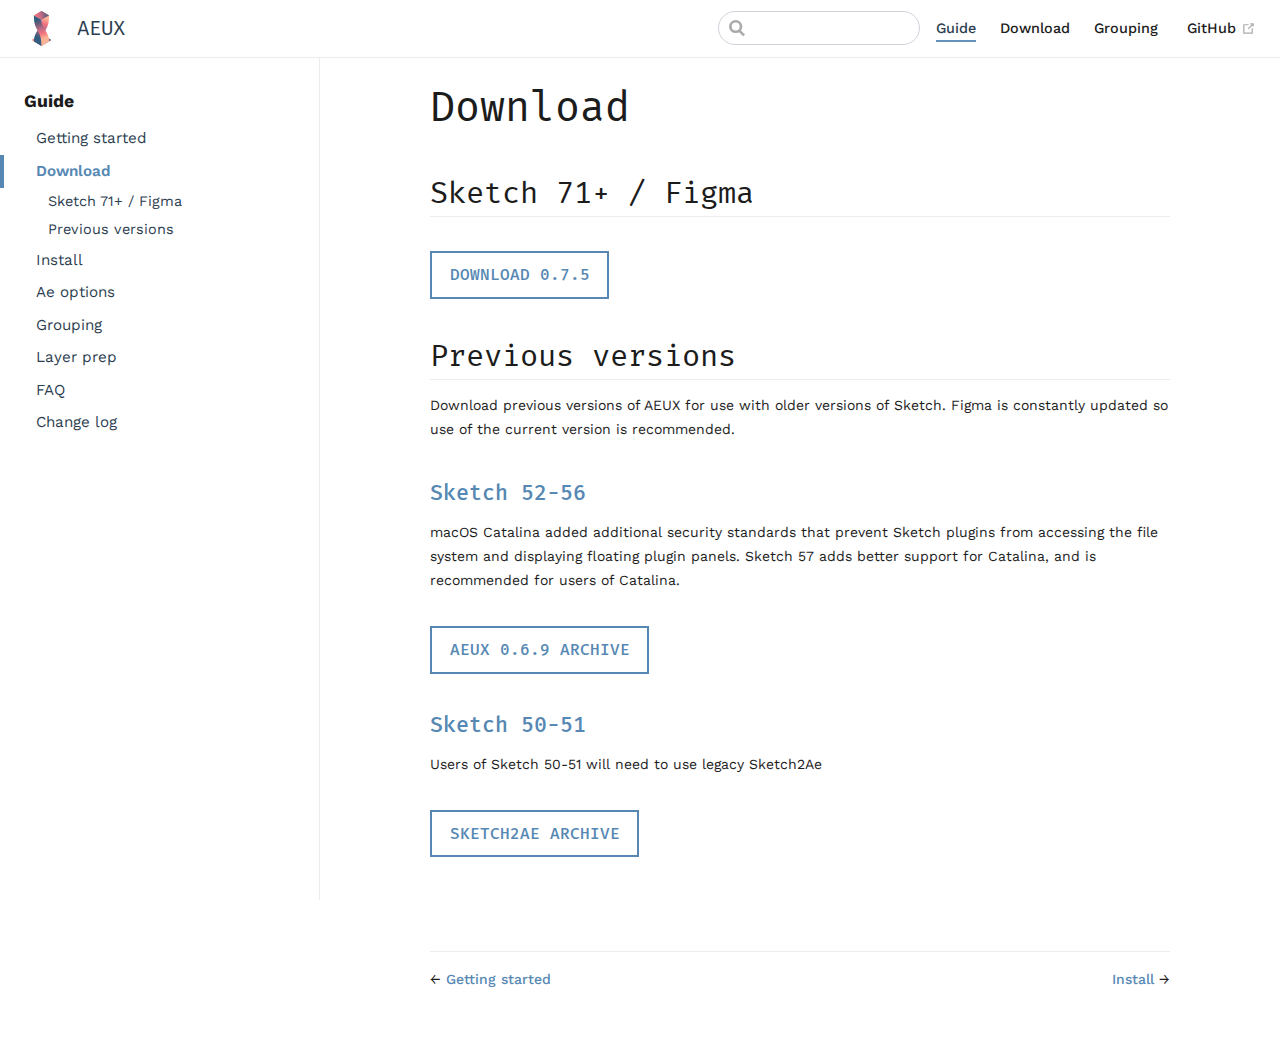
<file: guide/download.html>
<!DOCTYPE html>
<html lang="en-US">
  <head>
    <meta charset="utf-8">
    <meta name="viewport" content="width=device-width,initial-scale=1">
    <title>Download | AEUX</title>
    <meta name="generator" content="VuePress 1.5.2">
    
    <meta name="description" content="Transfer visual design layers to After Effects from Figma and Sketch">
    <meta name="theme-color" content="#5688B3">
    <meta name="apple-mobile-web-app-capable" content="yes">
    <meta name="apple-mobile-web-app-status-bar-style" content="black">
    <link rel="preload" href="/assets/css/0.styles.7ccc05a6.css" as="style"><link rel="preload" href="/assets/js/app.e127526b.js" as="script"><link rel="preload" href="/assets/js/10.c951f324.js" as="script"><link rel="preload" href="/assets/js/1.188eeb82.js" as="script"><link rel="preload" href="/assets/js/15.f65fb224.js" as="script"><link rel="prefetch" href="/assets/js/11.4898d8da.js"><link rel="prefetch" href="/assets/js/12.65fb8eaf.js"><link rel="prefetch" href="/assets/js/13.708952db.js"><link rel="prefetch" href="/assets/js/14.595dcbd9.js"><link rel="prefetch" href="/assets/js/16.2564a968.js"><link rel="prefetch" href="/assets/js/17.848d8a51.js"><link rel="prefetch" href="/assets/js/18.a1f77ac8.js"><link rel="prefetch" href="/assets/js/19.408f8f2b.js"><link rel="prefetch" href="/assets/js/3.5978e63e.js"><link rel="prefetch" href="/assets/js/4.bf169235.js"><link rel="prefetch" href="/assets/js/5.2d33f8a7.js"><link rel="prefetch" href="/assets/js/6.2186c81d.js"><link rel="prefetch" href="/assets/js/7.a16623b3.js"><link rel="prefetch" href="/assets/js/8.9c554ab7.js"><link rel="prefetch" href="/assets/js/9.ff63b064.js">
    <link rel="stylesheet" href="/assets/css/0.styles.7ccc05a6.css">
  </head>
  <body>
    <div id="app" data-server-rendered="true"><div class="theme-container"><header class="navbar"><div class="sidebar-button"><svg xmlns="http://www.w3.org/2000/svg" aria-hidden="true" role="img" viewBox="0 0 448 512" class="icon"><path fill="currentColor" d="M436 124H12c-6.627 0-12-5.373-12-12V80c0-6.627 5.373-12 12-12h424c6.627 0 12 5.373 12 12v32c0 6.627-5.373 12-12 12zm0 160H12c-6.627 0-12-5.373-12-12v-32c0-6.627 5.373-12 12-12h424c6.627 0 12 5.373 12 12v32c0 6.627-5.373 12-12 12zm0 160H12c-6.627 0-12-5.373-12-12v-32c0-6.627 5.373-12 12-12h424c6.627 0 12 5.373 12 12v32c0 6.627-5.373 12-12 12z"></path></svg></div> <a href="/" class="home-link router-link-active"><img src="/aeux.svg" alt="AEUX" class="logo"> <span class="site-name can-hide">AEUX</span></a> <div class="links"><div class="search-box"><input aria-label="Search" autocomplete="off" spellcheck="false" value=""> <!----></div> <nav class="nav-links can-hide"><div class="nav-item"><a href="/guide/" class="nav-link router-link-active">
  Guide
</a></div><div class="nav-item"><a href="/guide/download/" class="nav-link">
  Download
</a></div><div class="nav-item"><a href="/guide/grouping/" class="nav-link">
  Grouping
</a></div> <a href="https://github.com/google/sketch2ae/" target="_blank" rel="noopener noreferrer" class="repo-link">
    GitHub
    <svg xmlns="http://www.w3.org/2000/svg" aria-hidden="true" x="0px" y="0px" viewBox="0 0 100 100" width="15" height="15" class="icon outbound"><path fill="currentColor" d="M18.8,85.1h56l0,0c2.2,0,4-1.8,4-4v-32h-8v28h-48v-48h28v-8h-32l0,0c-2.2,0-4,1.8-4,4v56C14.8,83.3,16.6,85.1,18.8,85.1z"></path> <polygon fill="currentColor" points="45.7,48.7 51.3,54.3 77.2,28.5 77.2,37.2 85.2,37.2 85.2,14.9 62.8,14.9 62.8,22.9 71.5,22.9"></polygon></svg></a></nav></div></header> <div class="sidebar-mask"></div> <aside class="sidebar"><nav class="nav-links"><div class="nav-item"><a href="/guide/" class="nav-link router-link-active">
  Guide
</a></div><div class="nav-item"><a href="/guide/download/" class="nav-link">
  Download
</a></div><div class="nav-item"><a href="/guide/grouping/" class="nav-link">
  Grouping
</a></div> <a href="https://github.com/google/sketch2ae/" target="_blank" rel="noopener noreferrer" class="repo-link">
    GitHub
    <svg xmlns="http://www.w3.org/2000/svg" aria-hidden="true" x="0px" y="0px" viewBox="0 0 100 100" width="15" height="15" class="icon outbound"><path fill="currentColor" d="M18.8,85.1h56l0,0c2.2,0,4-1.8,4-4v-32h-8v28h-48v-48h28v-8h-32l0,0c-2.2,0-4,1.8-4,4v56C14.8,83.3,16.6,85.1,18.8,85.1z"></path> <polygon fill="currentColor" points="45.7,48.7 51.3,54.3 77.2,28.5 77.2,37.2 85.2,37.2 85.2,14.9 62.8,14.9 62.8,22.9 71.5,22.9"></polygon></svg></a></nav>  <ul class="sidebar-links"><li><section class="sidebar-group depth-0"><p class="sidebar-heading open"><span>Guide</span> <!----></p> <ul class="sidebar-links sidebar-group-items"><li><a href="/guide/" aria-current="page" class="sidebar-link">Getting started</a></li><li><a href="/guide/download.html" aria-current="page" class="active sidebar-link">Download</a><ul class="sidebar-sub-headers"><li class="sidebar-sub-header"><a href="/guide/download.html#sketch-71-figma" class="sidebar-link">Sketch 71+ / Figma</a></li><li class="sidebar-sub-header"><a href="/guide/download.html#previous-versions" class="sidebar-link">Previous versions</a></li></ul></li><li><a href="/guide/install.html" class="sidebar-link">Install</a></li><li><a href="/guide/ae-options.html" class="sidebar-link">Ae options</a></li><li><a href="/guide/grouping.html" class="sidebar-link">Grouping</a></li><li><a href="/guide/layer-prep.html" class="sidebar-link">Layer prep</a></li><li><a href="/guide/faq.html" class="sidebar-link">FAQ</a></li><li><a href="/guide/changelog.html" class="sidebar-link">Change log</a></li></ul></section></li></ul> </aside> <main class="page"> <div class="theme-default-content content__default"><h1 id="download"><a href="#download" class="header-anchor">#</a> Download</h1> <h2 id="sketch-71-figma"><a href="#sketch-71-figma" class="header-anchor">#</a> Sketch 71+ / Figma</h2> <p><a href="/legacy-download/AEUX_0.7.5.zip" class="nav-link action-button">Download 0.7.5</a></p> <h2 id="previous-versions"><a href="#previous-versions" class="header-anchor">#</a> Previous versions</h2> <p>Download previous versions of AEUX for use with older versions of Sketch. Figma is constantly updated so use of the current version is recommended.</p> <h3 id="sketch-52-56"><a href="#sketch-52-56" class="header-anchor">#</a> <a href="/legacy-download/AEUX_0.6.9.zip">Sketch 52-56</a></h3> <p>macOS Catalina added additional security standards that prevent Sketch plugins from accessing the file system and displaying floating plugin panels. Sketch 57 adds better support for Catalina, and is recommended for users of Catalina.</p> <p><a href="/aeux_069/" class="nav-link action-button">AEUX 0.6.9 Archive</a></p> <h3 id="sketch-50-51"><a href="#sketch-50-51" class="header-anchor">#</a> <a href="/legacy-download/Sketch2AE_0.54.zip">Sketch 50-51</a></h3> <p>Users of Sketch 50-51 will need to use legacy Sketch2Ae</p> <p><a href="/sketch2ae/" class="nav-link action-button">Sketch2AE archive</a></p></div> <footer class="page-edit"><!----> <!----></footer> <div class="page-nav"><p class="inner"><span class="prev">
      ←
      <a href="/guide/" class="prev router-link-active">
        Getting started
      </a></span> <span class="next"><a href="/guide/install.html">
        Install
      </a>
      →
    </span></p></div> </main></div><div class="global-ui"><!----></div></div>
    <script src="/assets/js/app.e127526b.js" defer></script><script src="/assets/js/10.c951f324.js" defer></script><script src="/assets/js/1.188eeb82.js" defer></script><script src="/assets/js/15.f65fb224.js" defer></script>
  </body>
</html>
</file>
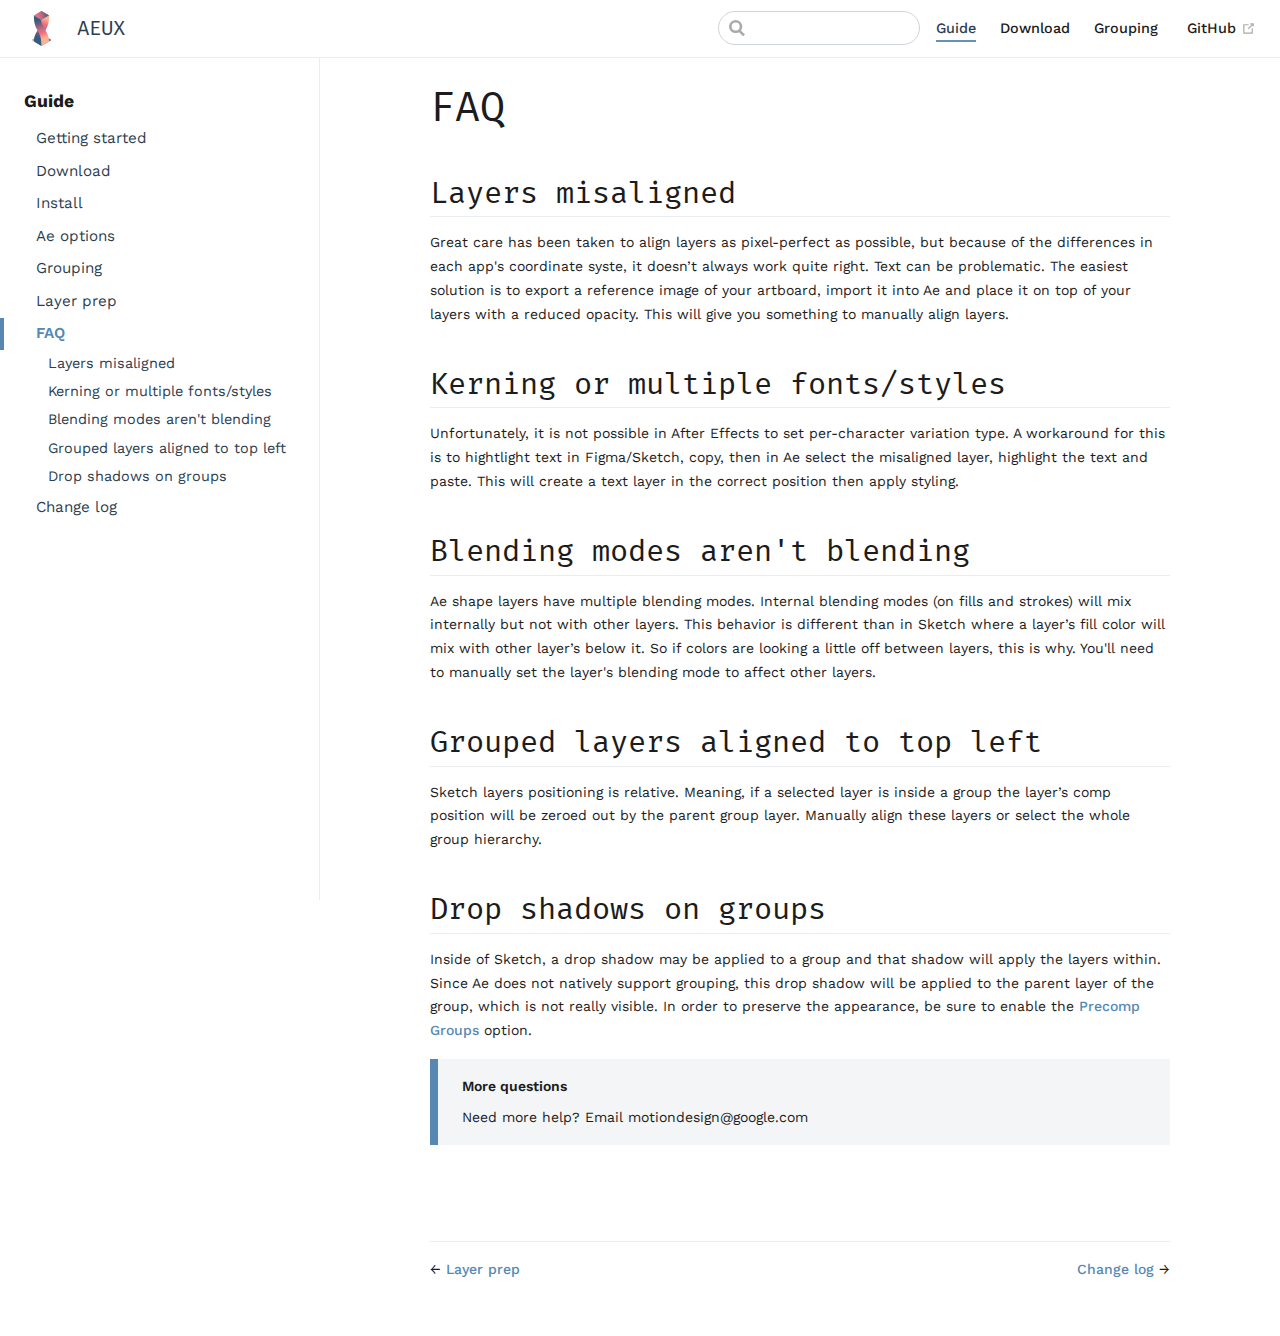
<file: guide/faq.html>
<!DOCTYPE html>
<html lang="en-US">
  <head>
    <meta charset="utf-8">
    <meta name="viewport" content="width=device-width,initial-scale=1">
    <title>FAQ | AEUX</title>
    <meta name="generator" content="VuePress 1.5.2">
    
    <meta name="description" content="Transfer visual design layers to After Effects from Figma and Sketch">
    <meta name="theme-color" content="#5688B3">
    <meta name="apple-mobile-web-app-capable" content="yes">
    <meta name="apple-mobile-web-app-status-bar-style" content="black">
    <link rel="preload" href="/assets/css/0.styles.7ccc05a6.css" as="style"><link rel="preload" href="/assets/js/app.e127526b.js" as="script"><link rel="preload" href="/assets/js/10.c951f324.js" as="script"><link rel="preload" href="/assets/js/1.188eeb82.js" as="script"><link rel="preload" href="/assets/js/16.2564a968.js" as="script"><link rel="prefetch" href="/assets/js/11.4898d8da.js"><link rel="prefetch" href="/assets/js/12.65fb8eaf.js"><link rel="prefetch" href="/assets/js/13.708952db.js"><link rel="prefetch" href="/assets/js/14.595dcbd9.js"><link rel="prefetch" href="/assets/js/15.f65fb224.js"><link rel="prefetch" href="/assets/js/17.848d8a51.js"><link rel="prefetch" href="/assets/js/18.a1f77ac8.js"><link rel="prefetch" href="/assets/js/19.408f8f2b.js"><link rel="prefetch" href="/assets/js/3.5978e63e.js"><link rel="prefetch" href="/assets/js/4.bf169235.js"><link rel="prefetch" href="/assets/js/5.2d33f8a7.js"><link rel="prefetch" href="/assets/js/6.2186c81d.js"><link rel="prefetch" href="/assets/js/7.a16623b3.js"><link rel="prefetch" href="/assets/js/8.9c554ab7.js"><link rel="prefetch" href="/assets/js/9.ff63b064.js">
    <link rel="stylesheet" href="/assets/css/0.styles.7ccc05a6.css">
  </head>
  <body>
    <div id="app" data-server-rendered="true"><div class="theme-container"><header class="navbar"><div class="sidebar-button"><svg xmlns="http://www.w3.org/2000/svg" aria-hidden="true" role="img" viewBox="0 0 448 512" class="icon"><path fill="currentColor" d="M436 124H12c-6.627 0-12-5.373-12-12V80c0-6.627 5.373-12 12-12h424c6.627 0 12 5.373 12 12v32c0 6.627-5.373 12-12 12zm0 160H12c-6.627 0-12-5.373-12-12v-32c0-6.627 5.373-12 12-12h424c6.627 0 12 5.373 12 12v32c0 6.627-5.373 12-12 12zm0 160H12c-6.627 0-12-5.373-12-12v-32c0-6.627 5.373-12 12-12h424c6.627 0 12 5.373 12 12v32c0 6.627-5.373 12-12 12z"></path></svg></div> <a href="/" class="home-link router-link-active"><img src="/aeux.svg" alt="AEUX" class="logo"> <span class="site-name can-hide">AEUX</span></a> <div class="links"><div class="search-box"><input aria-label="Search" autocomplete="off" spellcheck="false" value=""> <!----></div> <nav class="nav-links can-hide"><div class="nav-item"><a href="/guide/" class="nav-link router-link-active">
  Guide
</a></div><div class="nav-item"><a href="/guide/download/" class="nav-link">
  Download
</a></div><div class="nav-item"><a href="/guide/grouping/" class="nav-link">
  Grouping
</a></div> <a href="https://github.com/google/sketch2ae/" target="_blank" rel="noopener noreferrer" class="repo-link">
    GitHub
    <svg xmlns="http://www.w3.org/2000/svg" aria-hidden="true" x="0px" y="0px" viewBox="0 0 100 100" width="15" height="15" class="icon outbound"><path fill="currentColor" d="M18.8,85.1h56l0,0c2.2,0,4-1.8,4-4v-32h-8v28h-48v-48h28v-8h-32l0,0c-2.2,0-4,1.8-4,4v56C14.8,83.3,16.6,85.1,18.8,85.1z"></path> <polygon fill="currentColor" points="45.7,48.7 51.3,54.3 77.2,28.5 77.2,37.2 85.2,37.2 85.2,14.9 62.8,14.9 62.8,22.9 71.5,22.9"></polygon></svg></a></nav></div></header> <div class="sidebar-mask"></div> <aside class="sidebar"><nav class="nav-links"><div class="nav-item"><a href="/guide/" class="nav-link router-link-active">
  Guide
</a></div><div class="nav-item"><a href="/guide/download/" class="nav-link">
  Download
</a></div><div class="nav-item"><a href="/guide/grouping/" class="nav-link">
  Grouping
</a></div> <a href="https://github.com/google/sketch2ae/" target="_blank" rel="noopener noreferrer" class="repo-link">
    GitHub
    <svg xmlns="http://www.w3.org/2000/svg" aria-hidden="true" x="0px" y="0px" viewBox="0 0 100 100" width="15" height="15" class="icon outbound"><path fill="currentColor" d="M18.8,85.1h56l0,0c2.2,0,4-1.8,4-4v-32h-8v28h-48v-48h28v-8h-32l0,0c-2.2,0-4,1.8-4,4v56C14.8,83.3,16.6,85.1,18.8,85.1z"></path> <polygon fill="currentColor" points="45.7,48.7 51.3,54.3 77.2,28.5 77.2,37.2 85.2,37.2 85.2,14.9 62.8,14.9 62.8,22.9 71.5,22.9"></polygon></svg></a></nav>  <ul class="sidebar-links"><li><section class="sidebar-group depth-0"><p class="sidebar-heading open"><span>Guide</span> <!----></p> <ul class="sidebar-links sidebar-group-items"><li><a href="/guide/" aria-current="page" class="sidebar-link">Getting started</a></li><li><a href="/guide/download.html" class="sidebar-link">Download</a></li><li><a href="/guide/install.html" class="sidebar-link">Install</a></li><li><a href="/guide/ae-options.html" class="sidebar-link">Ae options</a></li><li><a href="/guide/grouping.html" class="sidebar-link">Grouping</a></li><li><a href="/guide/layer-prep.html" class="sidebar-link">Layer prep</a></li><li><a href="/guide/faq.html" aria-current="page" class="active sidebar-link">FAQ</a><ul class="sidebar-sub-headers"><li class="sidebar-sub-header"><a href="/guide/faq.html#layers-misaligned" class="sidebar-link">Layers misaligned</a></li><li class="sidebar-sub-header"><a href="/guide/faq.html#kerning-or-multiple-fonts-styles" class="sidebar-link">Kerning or multiple fonts/styles</a></li><li class="sidebar-sub-header"><a href="/guide/faq.html#blending-modes-aren-t-blending" class="sidebar-link">Blending modes aren't blending</a></li><li class="sidebar-sub-header"><a href="/guide/faq.html#grouped-layers-aligned-to-top-left" class="sidebar-link">Grouped layers aligned to top left</a></li><li class="sidebar-sub-header"><a href="/guide/faq.html#drop-shadows-on-groups" class="sidebar-link">Drop shadows on groups</a></li></ul></li><li><a href="/guide/changelog.html" class="sidebar-link">Change log</a></li></ul></section></li></ul> </aside> <main class="page"> <div class="theme-default-content content__default"><h1 id="faq"><a href="#faq" class="header-anchor">#</a> FAQ</h1> <h2 id="layers-misaligned"><a href="#layers-misaligned" class="header-anchor">#</a> Layers misaligned</h2> <p>Great care has been taken to align layers as pixel-perfect as possible, but because of the differences in each app's coordinate syste, it doesn’t always work quite right. Text can be problematic. The easiest solution is to export a reference image of your artboard, import it into Ae and place it on top of your layers with a reduced opacity. This will give you something to manually align layers.</p> <h2 id="kerning-or-multiple-fonts-styles"><a href="#kerning-or-multiple-fonts-styles" class="header-anchor">#</a> Kerning or multiple fonts/styles</h2> <p>Unfortunately, it is not possible in After Effects to set per-character variation type. A workaround for this is to hightlight text in Figma/Sketch, copy, then in Ae select the misaligned layer, highlight the text and paste. This will create a text layer in the correct position then apply styling.</p> <h2 id="blending-modes-aren-t-blending"><a href="#blending-modes-aren-t-blending" class="header-anchor">#</a> Blending modes aren't blending</h2> <p>Ae shape layers have multiple blending modes. Internal blending modes (on fills and strokes) will mix internally but not with other layers. This behavior is different than in Sketch where a layer’s fill color will mix with other layer’s below it. So if colors are looking a little off between layers, this is why. You'll need to manually set the layer's blending mode to affect other layers.</p> <h2 id="grouped-layers-aligned-to-top-left"><a href="#grouped-layers-aligned-to-top-left" class="header-anchor">#</a> Grouped layers aligned to top left</h2> <p>Sketch layers positioning is relative. Meaning, if a selected layer is inside a group the layer’s comp position will be zeroed out by the parent group layer. Manually align these layers or select the whole group hierarchy.</p> <h2 id="drop-shadows-on-groups"><a href="#drop-shadows-on-groups" class="header-anchor">#</a> Drop shadows on groups</h2> <p>Inside of Sketch, a drop shadow may be applied to a group and that shadow will apply the layers within. Since Ae does not natively support grouping, this drop shadow will be applied to the parent layer of the group, which is not really visible. In order to preserve the appearance, be sure to enable the <a href="/guide/ae-options.html#precomp-groups">Precomp Groups</a> option.</p> <div class="custom-block tip"><p class="custom-block-title">More questions</p> <p>Need more help? Email motiondesign@google.com</p></div></div> <footer class="page-edit"><!----> <!----></footer> <div class="page-nav"><p class="inner"><span class="prev">
      ←
      <a href="/guide/layer-prep.html" class="prev">
        Layer prep
      </a></span> <span class="next"><a href="/guide/changelog.html">
        Change log
      </a>
      →
    </span></p></div> </main></div><div class="global-ui"><!----></div></div>
    <script src="/assets/js/app.e127526b.js" defer></script><script src="/assets/js/10.c951f324.js" defer></script><script src="/assets/js/1.188eeb82.js" defer></script><script src="/assets/js/16.2564a968.js" defer></script>
  </body>
</html>
</file>
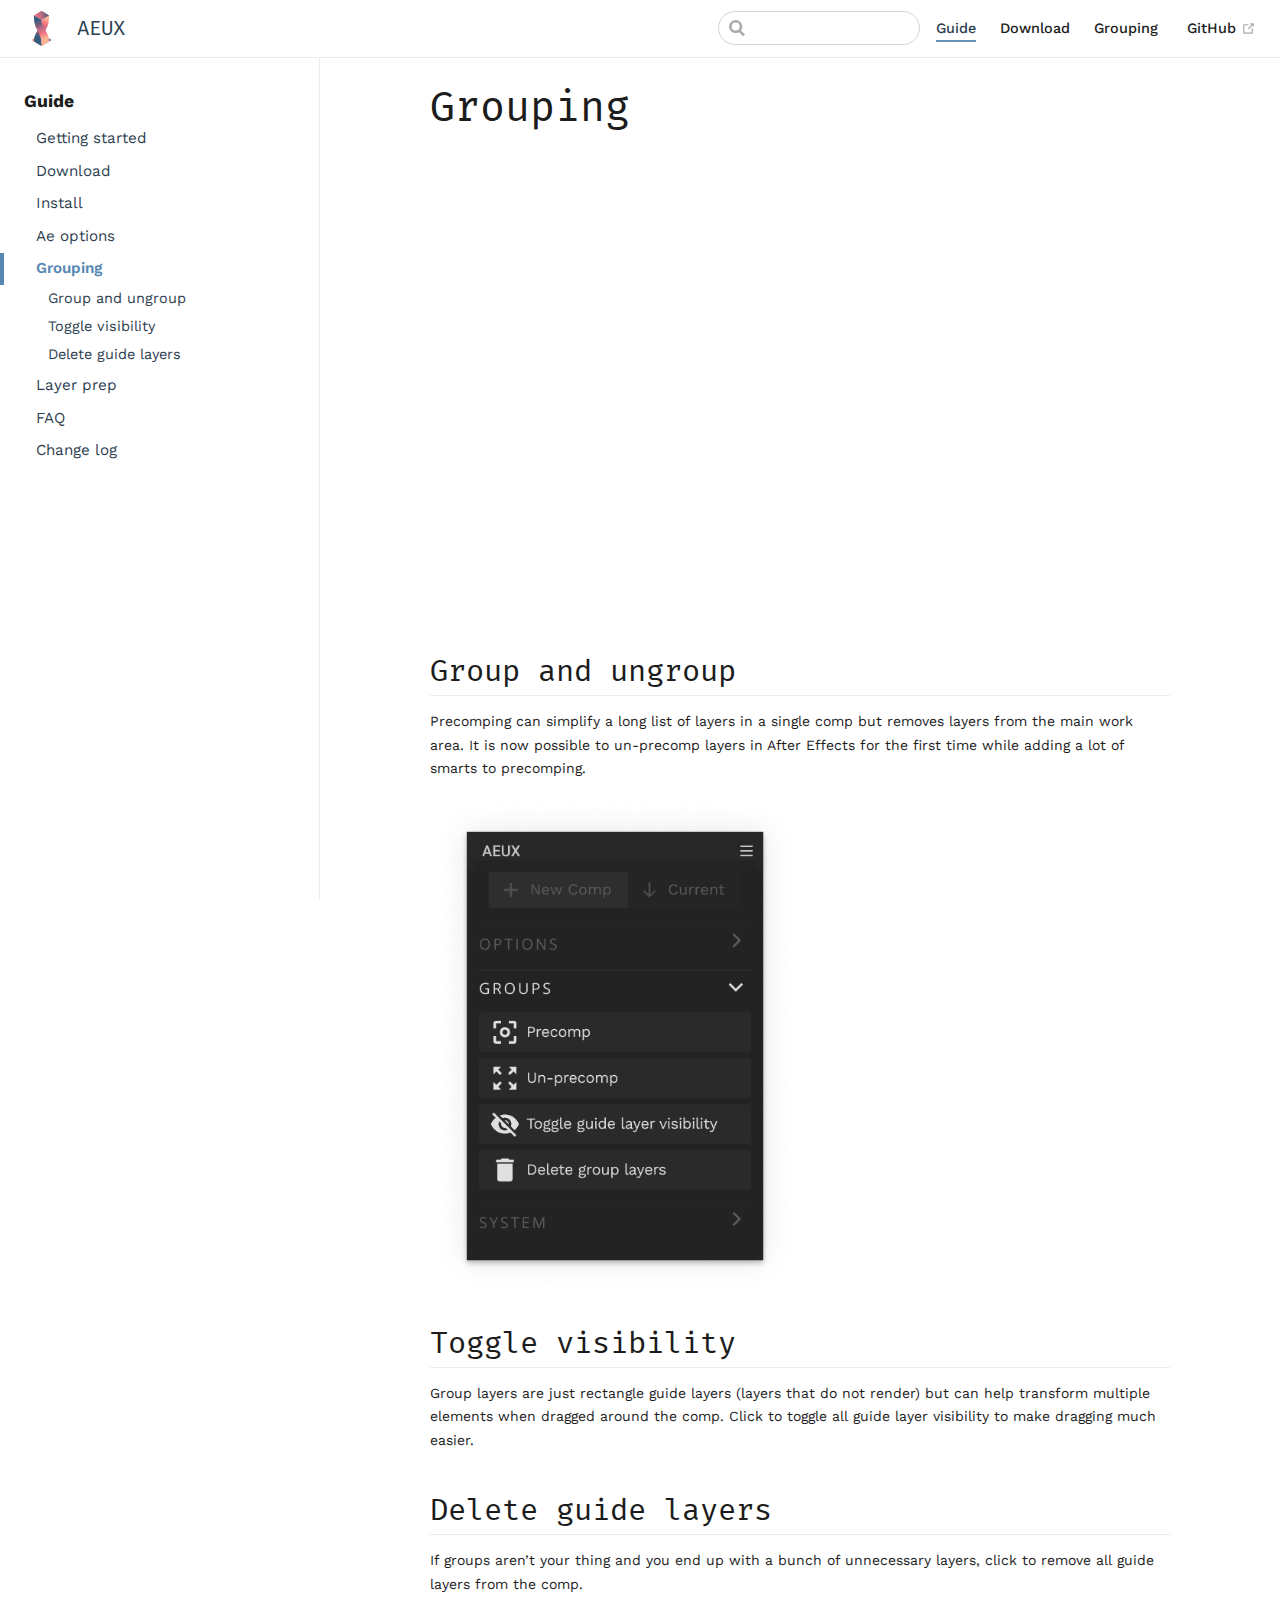
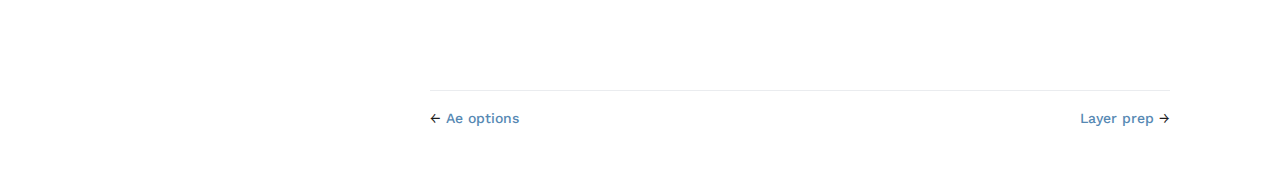
<file: guide/grouping.html>
<!DOCTYPE html>
<html lang="en-US">
  <head>
    <meta charset="utf-8">
    <meta name="viewport" content="width=device-width,initial-scale=1">
    <title>Grouping | AEUX</title>
    <meta name="generator" content="VuePress 1.5.2">
    
    <meta name="description" content="Transfer visual design layers to After Effects from Figma and Sketch">
    <meta name="theme-color" content="#5688B3">
    <meta name="apple-mobile-web-app-capable" content="yes">
    <meta name="apple-mobile-web-app-status-bar-style" content="black">
    <link rel="preload" href="/assets/css/0.styles.7ccc05a6.css" as="style"><link rel="preload" href="/assets/js/app.e127526b.js" as="script"><link rel="preload" href="/assets/js/10.c951f324.js" as="script"><link rel="preload" href="/assets/js/1.188eeb82.js" as="script"><link rel="preload" href="/assets/js/17.848d8a51.js" as="script"><link rel="preload" href="/assets/js/3.5978e63e.js" as="script"><link rel="prefetch" href="/assets/js/11.4898d8da.js"><link rel="prefetch" href="/assets/js/12.65fb8eaf.js"><link rel="prefetch" href="/assets/js/13.708952db.js"><link rel="prefetch" href="/assets/js/14.595dcbd9.js"><link rel="prefetch" href="/assets/js/15.f65fb224.js"><link rel="prefetch" href="/assets/js/16.2564a968.js"><link rel="prefetch" href="/assets/js/18.a1f77ac8.js"><link rel="prefetch" href="/assets/js/19.408f8f2b.js"><link rel="prefetch" href="/assets/js/4.bf169235.js"><link rel="prefetch" href="/assets/js/5.2d33f8a7.js"><link rel="prefetch" href="/assets/js/6.2186c81d.js"><link rel="prefetch" href="/assets/js/7.a16623b3.js"><link rel="prefetch" href="/assets/js/8.9c554ab7.js"><link rel="prefetch" href="/assets/js/9.ff63b064.js">
    <link rel="stylesheet" href="/assets/css/0.styles.7ccc05a6.css">
  </head>
  <body>
    <div id="app" data-server-rendered="true"><div class="theme-container"><header class="navbar"><div class="sidebar-button"><svg xmlns="http://www.w3.org/2000/svg" aria-hidden="true" role="img" viewBox="0 0 448 512" class="icon"><path fill="currentColor" d="M436 124H12c-6.627 0-12-5.373-12-12V80c0-6.627 5.373-12 12-12h424c6.627 0 12 5.373 12 12v32c0 6.627-5.373 12-12 12zm0 160H12c-6.627 0-12-5.373-12-12v-32c0-6.627 5.373-12 12-12h424c6.627 0 12 5.373 12 12v32c0 6.627-5.373 12-12 12zm0 160H12c-6.627 0-12-5.373-12-12v-32c0-6.627 5.373-12 12-12h424c6.627 0 12 5.373 12 12v32c0 6.627-5.373 12-12 12z"></path></svg></div> <a href="/" class="home-link router-link-active"><img src="/aeux.svg" alt="AEUX" class="logo"> <span class="site-name can-hide">AEUX</span></a> <div class="links"><div class="search-box"><input aria-label="Search" autocomplete="off" spellcheck="false" value=""> <!----></div> <nav class="nav-links can-hide"><div class="nav-item"><a href="/guide/" class="nav-link router-link-active">
  Guide
</a></div><div class="nav-item"><a href="/guide/download/" class="nav-link">
  Download
</a></div><div class="nav-item"><a href="/guide/grouping/" class="nav-link">
  Grouping
</a></div> <a href="https://github.com/google/sketch2ae/" target="_blank" rel="noopener noreferrer" class="repo-link">
    GitHub
    <svg xmlns="http://www.w3.org/2000/svg" aria-hidden="true" x="0px" y="0px" viewBox="0 0 100 100" width="15" height="15" class="icon outbound"><path fill="currentColor" d="M18.8,85.1h56l0,0c2.2,0,4-1.8,4-4v-32h-8v28h-48v-48h28v-8h-32l0,0c-2.2,0-4,1.8-4,4v56C14.8,83.3,16.6,85.1,18.8,85.1z"></path> <polygon fill="currentColor" points="45.7,48.7 51.3,54.3 77.2,28.5 77.2,37.2 85.2,37.2 85.2,14.9 62.8,14.9 62.8,22.9 71.5,22.9"></polygon></svg></a></nav></div></header> <div class="sidebar-mask"></div> <aside class="sidebar"><nav class="nav-links"><div class="nav-item"><a href="/guide/" class="nav-link router-link-active">
  Guide
</a></div><div class="nav-item"><a href="/guide/download/" class="nav-link">
  Download
</a></div><div class="nav-item"><a href="/guide/grouping/" class="nav-link">
  Grouping
</a></div> <a href="https://github.com/google/sketch2ae/" target="_blank" rel="noopener noreferrer" class="repo-link">
    GitHub
    <svg xmlns="http://www.w3.org/2000/svg" aria-hidden="true" x="0px" y="0px" viewBox="0 0 100 100" width="15" height="15" class="icon outbound"><path fill="currentColor" d="M18.8,85.1h56l0,0c2.2,0,4-1.8,4-4v-32h-8v28h-48v-48h28v-8h-32l0,0c-2.2,0-4,1.8-4,4v56C14.8,83.3,16.6,85.1,18.8,85.1z"></path> <polygon fill="currentColor" points="45.7,48.7 51.3,54.3 77.2,28.5 77.2,37.2 85.2,37.2 85.2,14.9 62.8,14.9 62.8,22.9 71.5,22.9"></polygon></svg></a></nav>  <ul class="sidebar-links"><li><section class="sidebar-group depth-0"><p class="sidebar-heading open"><span>Guide</span> <!----></p> <ul class="sidebar-links sidebar-group-items"><li><a href="/guide/" aria-current="page" class="sidebar-link">Getting started</a></li><li><a href="/guide/download.html" class="sidebar-link">Download</a></li><li><a href="/guide/install.html" class="sidebar-link">Install</a></li><li><a href="/guide/ae-options.html" class="sidebar-link">Ae options</a></li><li><a href="/guide/grouping.html" aria-current="page" class="active sidebar-link">Grouping</a><ul class="sidebar-sub-headers"><li class="sidebar-sub-header"><a href="/guide/grouping.html#group-and-ungroup" class="sidebar-link">Group and ungroup</a></li><li class="sidebar-sub-header"><a href="/guide/grouping.html#toggle-visibility" class="sidebar-link">Toggle visibility</a></li><li class="sidebar-sub-header"><a href="/guide/grouping.html#delete-guide-layers" class="sidebar-link">Delete guide layers</a></li></ul></li><li><a href="/guide/layer-prep.html" class="sidebar-link">Layer prep</a></li><li><a href="/guide/faq.html" class="sidebar-link">FAQ</a></li><li><a href="/guide/changelog.html" class="sidebar-link">Change log</a></li></ul></section></li></ul> </aside> <main class="page"> <div class="theme-default-content content__default"><h1 id="grouping"><a href="#grouping" class="header-anchor">#</a> Grouping</h1> <div class="video-block" style="padding-bottom:62.5%;" data-v-57a6d39d><iframe width="960" height="540" src="https://www.youtube.com/embed/R7Nle5BaZzA" frameborder="0" allow="accelerometer; autoplay; encrypted-media; gyroscope; picture-in-picture" allowfullscreen="allowfullscreen" data-v-57a6d39d></iframe></div> <h2 id="group-and-ungroup"><a href="#group-and-ungroup" class="header-anchor">#</a> Group and ungroup</h2> <p>Precomping can simplify a long list of layers in a single comp but removes layers from the main work area. It is now possible to un-precomp layers in After Effects for the first time while adding a lot of smarts to precomping.</p> <img src="/ae_groups.png" alt="After Effects options" class="guide-img"> <h2 id="toggle-visibility"><a href="#toggle-visibility" class="header-anchor">#</a> Toggle visibility</h2> <p>Group layers are just rectangle guide layers (layers that do not render) but can help transform multiple elements when dragged around the comp. Click to toggle all guide layer visibility to make dragging much easier.</p> <h2 id="delete-guide-layers"><a href="#delete-guide-layers" class="header-anchor">#</a> Delete guide layers</h2> <p>If groups aren’t your thing and you end up with a bunch of unnecessary layers, click to remove all guide layers from the comp.</p></div> <footer class="page-edit"><!----> <!----></footer> <div class="page-nav"><p class="inner"><span class="prev">
      ←
      <a href="/guide/ae-options.html" class="prev">
        Ae options
      </a></span> <span class="next"><a href="/guide/layer-prep.html">
        Layer prep
      </a>
      →
    </span></p></div> </main></div><div class="global-ui"><!----></div></div>
    <script src="/assets/js/app.e127526b.js" defer></script><script src="/assets/js/10.c951f324.js" defer></script><script src="/assets/js/1.188eeb82.js" defer></script><script src="/assets/js/17.848d8a51.js" defer></script><script src="/assets/js/3.5978e63e.js" defer></script>
  </body>
</html>
</file>
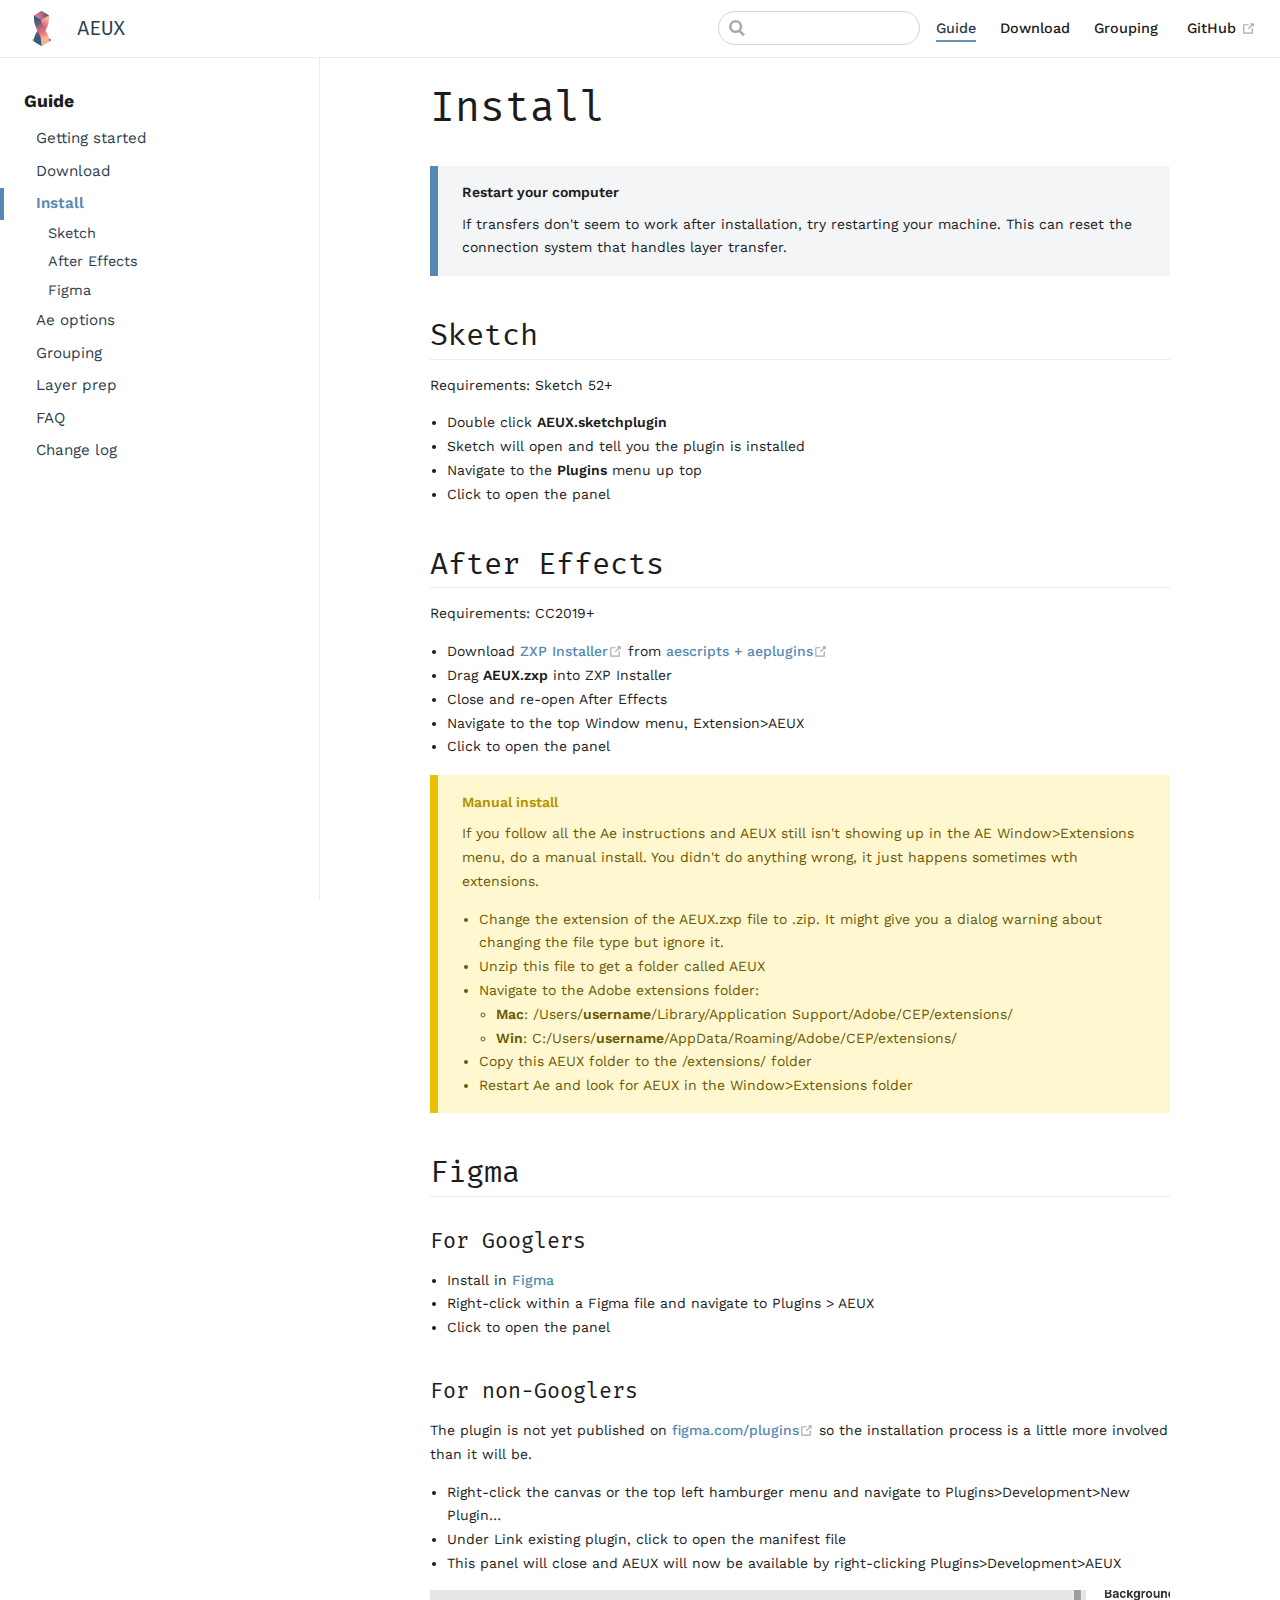
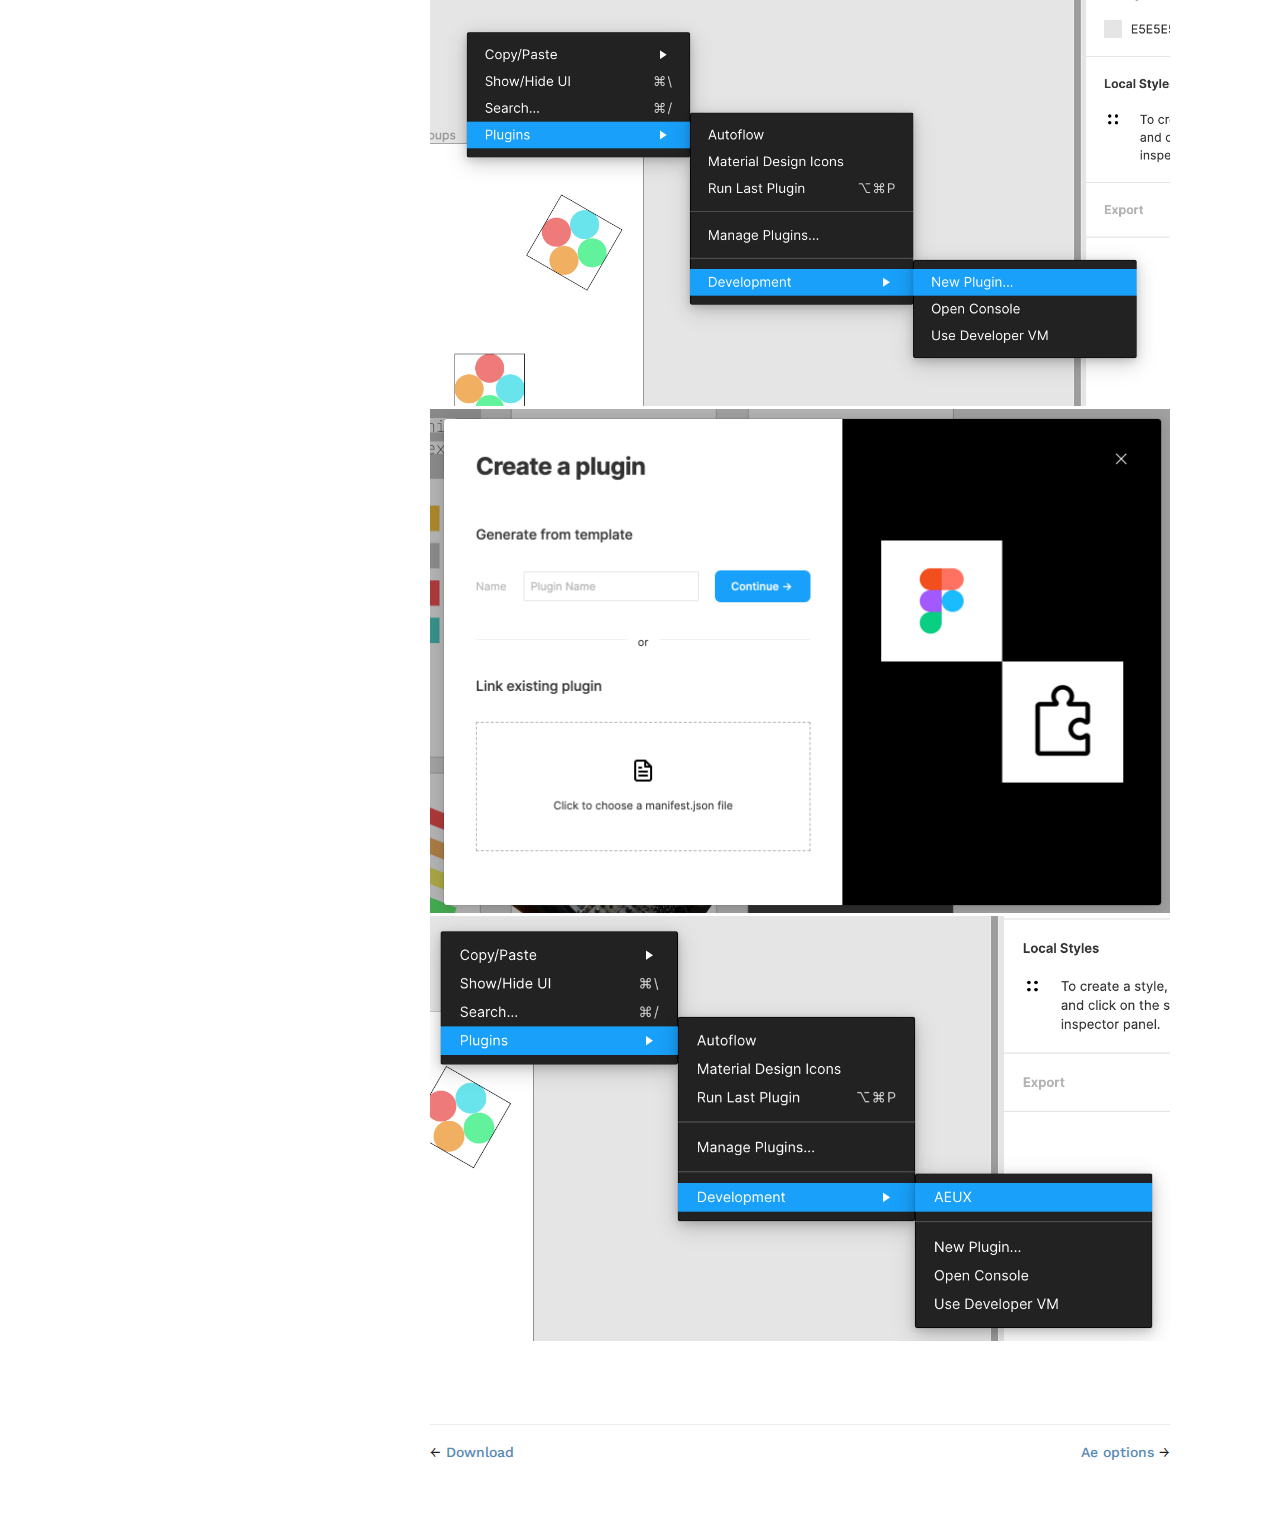
<file: guide/install.html>
<!DOCTYPE html>
<html lang="en-US">
  <head>
    <meta charset="utf-8">
    <meta name="viewport" content="width=device-width,initial-scale=1">
    <title>Install | AEUX</title>
    <meta name="generator" content="VuePress 1.5.2">
    
    <meta name="description" content="Transfer visual design layers to After Effects from Figma and Sketch">
    <meta name="theme-color" content="#5688B3">
    <meta name="apple-mobile-web-app-capable" content="yes">
    <meta name="apple-mobile-web-app-status-bar-style" content="black">
    <link rel="preload" href="/assets/css/0.styles.7ccc05a6.css" as="style"><link rel="preload" href="/assets/js/app.e127526b.js" as="script"><link rel="preload" href="/assets/js/10.c951f324.js" as="script"><link rel="preload" href="/assets/js/1.188eeb82.js" as="script"><link rel="preload" href="/assets/js/18.a1f77ac8.js" as="script"><link rel="prefetch" href="/assets/js/11.4898d8da.js"><link rel="prefetch" href="/assets/js/12.65fb8eaf.js"><link rel="prefetch" href="/assets/js/13.708952db.js"><link rel="prefetch" href="/assets/js/14.595dcbd9.js"><link rel="prefetch" href="/assets/js/15.f65fb224.js"><link rel="prefetch" href="/assets/js/16.2564a968.js"><link rel="prefetch" href="/assets/js/17.848d8a51.js"><link rel="prefetch" href="/assets/js/19.408f8f2b.js"><link rel="prefetch" href="/assets/js/3.5978e63e.js"><link rel="prefetch" href="/assets/js/4.bf169235.js"><link rel="prefetch" href="/assets/js/5.2d33f8a7.js"><link rel="prefetch" href="/assets/js/6.2186c81d.js"><link rel="prefetch" href="/assets/js/7.a16623b3.js"><link rel="prefetch" href="/assets/js/8.9c554ab7.js"><link rel="prefetch" href="/assets/js/9.ff63b064.js">
    <link rel="stylesheet" href="/assets/css/0.styles.7ccc05a6.css">
  </head>
  <body>
    <div id="app" data-server-rendered="true"><div class="theme-container"><header class="navbar"><div class="sidebar-button"><svg xmlns="http://www.w3.org/2000/svg" aria-hidden="true" role="img" viewBox="0 0 448 512" class="icon"><path fill="currentColor" d="M436 124H12c-6.627 0-12-5.373-12-12V80c0-6.627 5.373-12 12-12h424c6.627 0 12 5.373 12 12v32c0 6.627-5.373 12-12 12zm0 160H12c-6.627 0-12-5.373-12-12v-32c0-6.627 5.373-12 12-12h424c6.627 0 12 5.373 12 12v32c0 6.627-5.373 12-12 12zm0 160H12c-6.627 0-12-5.373-12-12v-32c0-6.627 5.373-12 12-12h424c6.627 0 12 5.373 12 12v32c0 6.627-5.373 12-12 12z"></path></svg></div> <a href="/" class="home-link router-link-active"><img src="/aeux.svg" alt="AEUX" class="logo"> <span class="site-name can-hide">AEUX</span></a> <div class="links"><div class="search-box"><input aria-label="Search" autocomplete="off" spellcheck="false" value=""> <!----></div> <nav class="nav-links can-hide"><div class="nav-item"><a href="/guide/" class="nav-link router-link-active">
  Guide
</a></div><div class="nav-item"><a href="/guide/download/" class="nav-link">
  Download
</a></div><div class="nav-item"><a href="/guide/grouping/" class="nav-link">
  Grouping
</a></div> <a href="https://github.com/google/sketch2ae/" target="_blank" rel="noopener noreferrer" class="repo-link">
    GitHub
    <svg xmlns="http://www.w3.org/2000/svg" aria-hidden="true" x="0px" y="0px" viewBox="0 0 100 100" width="15" height="15" class="icon outbound"><path fill="currentColor" d="M18.8,85.1h56l0,0c2.2,0,4-1.8,4-4v-32h-8v28h-48v-48h28v-8h-32l0,0c-2.2,0-4,1.8-4,4v56C14.8,83.3,16.6,85.1,18.8,85.1z"></path> <polygon fill="currentColor" points="45.7,48.7 51.3,54.3 77.2,28.5 77.2,37.2 85.2,37.2 85.2,14.9 62.8,14.9 62.8,22.9 71.5,22.9"></polygon></svg></a></nav></div></header> <div class="sidebar-mask"></div> <aside class="sidebar"><nav class="nav-links"><div class="nav-item"><a href="/guide/" class="nav-link router-link-active">
  Guide
</a></div><div class="nav-item"><a href="/guide/download/" class="nav-link">
  Download
</a></div><div class="nav-item"><a href="/guide/grouping/" class="nav-link">
  Grouping
</a></div> <a href="https://github.com/google/sketch2ae/" target="_blank" rel="noopener noreferrer" class="repo-link">
    GitHub
    <svg xmlns="http://www.w3.org/2000/svg" aria-hidden="true" x="0px" y="0px" viewBox="0 0 100 100" width="15" height="15" class="icon outbound"><path fill="currentColor" d="M18.8,85.1h56l0,0c2.2,0,4-1.8,4-4v-32h-8v28h-48v-48h28v-8h-32l0,0c-2.2,0-4,1.8-4,4v56C14.8,83.3,16.6,85.1,18.8,85.1z"></path> <polygon fill="currentColor" points="45.7,48.7 51.3,54.3 77.2,28.5 77.2,37.2 85.2,37.2 85.2,14.9 62.8,14.9 62.8,22.9 71.5,22.9"></polygon></svg></a></nav>  <ul class="sidebar-links"><li><section class="sidebar-group depth-0"><p class="sidebar-heading open"><span>Guide</span> <!----></p> <ul class="sidebar-links sidebar-group-items"><li><a href="/guide/" aria-current="page" class="sidebar-link">Getting started</a></li><li><a href="/guide/download.html" class="sidebar-link">Download</a></li><li><a href="/guide/install.html" aria-current="page" class="active sidebar-link">Install</a><ul class="sidebar-sub-headers"><li class="sidebar-sub-header"><a href="/guide/install.html#sketch" class="sidebar-link">Sketch</a></li><li class="sidebar-sub-header"><a href="/guide/install.html#after-effects" class="sidebar-link">After Effects</a></li><li class="sidebar-sub-header"><a href="/guide/install.html#figma" class="sidebar-link">Figma</a></li></ul></li><li><a href="/guide/ae-options.html" class="sidebar-link">Ae options</a></li><li><a href="/guide/grouping.html" class="sidebar-link">Grouping</a></li><li><a href="/guide/layer-prep.html" class="sidebar-link">Layer prep</a></li><li><a href="/guide/faq.html" class="sidebar-link">FAQ</a></li><li><a href="/guide/changelog.html" class="sidebar-link">Change log</a></li></ul></section></li></ul> </aside> <main class="page"> <div class="theme-default-content content__default"><h1 id="install"><a href="#install" class="header-anchor">#</a> Install</h1> <div class="custom-block tip"><p class="custom-block-title">Restart your computer</p> <p>If transfers don't seem to work after installation, try restarting your machine. This can reset the connection system that handles layer transfer.</p></div> <h2 id="sketch"><a href="#sketch" class="header-anchor">#</a> Sketch</h2> <p>Requirements: Sketch 52+</p> <ul><li>Double click <strong>AEUX.sketchplugin</strong></li> <li>Sketch will open and tell you the plugin is installed</li> <li>Navigate to the <strong>Plugins</strong> menu up top</li> <li>Click to open the panel</li></ul> <h2 id="after-effects"><a href="#after-effects" class="header-anchor">#</a> After Effects</h2> <p>Requirements: CC2019+</p> <ul><li>Download <a href="https://aescripts.com/learn/zxp-installer/" target="_blank" rel="noopener noreferrer">ZXP Installer<svg xmlns="http://www.w3.org/2000/svg" aria-hidden="true" x="0px" y="0px" viewBox="0 0 100 100" width="15" height="15" class="icon outbound"><path fill="currentColor" d="M18.8,85.1h56l0,0c2.2,0,4-1.8,4-4v-32h-8v28h-48v-48h28v-8h-32l0,0c-2.2,0-4,1.8-4,4v56C14.8,83.3,16.6,85.1,18.8,85.1z"></path> <polygon fill="currentColor" points="45.7,48.7 51.3,54.3 77.2,28.5 77.2,37.2 85.2,37.2 85.2,14.9 62.8,14.9 62.8,22.9 71.5,22.9"></polygon></svg></a> from <a href="https://aescripts.com/" target="_blank" rel="noopener noreferrer">aescripts + aeplugins<svg xmlns="http://www.w3.org/2000/svg" aria-hidden="true" x="0px" y="0px" viewBox="0 0 100 100" width="15" height="15" class="icon outbound"><path fill="currentColor" d="M18.8,85.1h56l0,0c2.2,0,4-1.8,4-4v-32h-8v28h-48v-48h28v-8h-32l0,0c-2.2,0-4,1.8-4,4v56C14.8,83.3,16.6,85.1,18.8,85.1z"></path> <polygon fill="currentColor" points="45.7,48.7 51.3,54.3 77.2,28.5 77.2,37.2 85.2,37.2 85.2,14.9 62.8,14.9 62.8,22.9 71.5,22.9"></polygon></svg></a></li> <li>Drag <strong>AEUX.zxp</strong> into ZXP Installer</li> <li>Close and re-open After Effects</li> <li>Navigate to the top Window menu, Extension&gt;AEUX</li> <li>Click to open the panel</li></ul> <div class="custom-block warning"><p class="custom-block-title">Manual install</p> <p>If you follow all the Ae instructions and AEUX still isn't showing up in the AE Window&gt;Extensions menu, do a manual install. You didn't do anything wrong, it just happens sometimes wth extensions.</p> <ul><li>Change the extension of the AEUX.zxp file to .zip. It might give you a dialog warning about changing the file type but ignore it.</li> <li>Unzip this file to get a folder called AEUX</li> <li>Navigate to the Adobe extensions folder:
<ul><li><strong>Mac</strong>: /Users/<strong>username</strong>/Library/Application Support/Adobe/CEP/extensions/</li> <li><strong>Win</strong>: C:/Users/<strong>username</strong>/AppData/Roaming/Adobe/CEP/extensions/</li></ul></li> <li>Copy this AEUX folder to the /extensions/ folder</li> <li>Restart Ae and look for AEUX in the Window&gt;Extensions folder</li></ul></div> <h2 id="figma"><a href="#figma" class="header-anchor">#</a> Figma</h2> <h3 id="for-googlers"><a href="#for-googlers" class="header-anchor">#</a> For Googlers</h3> <ul><li>Install in <a href="https://www.figma.com/community/plugin/864522107465619637/AEUX">Figma</a></li> <li>Right-click within a Figma file and navigate to Plugins &gt; AEUX</li> <li>Click to open the panel</li></ul> <h3 id="for-non-googlers"><a href="#for-non-googlers" class="header-anchor">#</a> For non-Googlers</h3> <p>The plugin is not yet published on <a href="http://figma.com/plugins" target="_blank" rel="noopener noreferrer">figma.com/plugins<svg xmlns="http://www.w3.org/2000/svg" aria-hidden="true" x="0px" y="0px" viewBox="0 0 100 100" width="15" height="15" class="icon outbound"><path fill="currentColor" d="M18.8,85.1h56l0,0c2.2,0,4-1.8,4-4v-32h-8v28h-48v-48h28v-8h-32l0,0c-2.2,0-4,1.8-4,4v56C14.8,83.3,16.6,85.1,18.8,85.1z"></path> <polygon fill="currentColor" points="45.7,48.7 51.3,54.3 77.2,28.5 77.2,37.2 85.2,37.2 85.2,14.9 62.8,14.9 62.8,22.9 71.5,22.9"></polygon></svg></a> so the installation process is a little more involved than it will be.</p> <ul><li>Right-click the canvas or the top left hamburger menu and navigate to Plugins&gt;Development&gt;New Plugin…</li> <li>Under Link existing plugin, click to open the manifest file</li> <li>This panel will close and AEUX will now be available by right-clicking Plugins&gt;Development&gt;AEUX</li></ul> <img src="/figma-install-01.png"> <img src="/figma-install-02.png"> <img src="/figma-install-03.png"></div> <footer class="page-edit"><!----> <!----></footer> <div class="page-nav"><p class="inner"><span class="prev">
      ←
      <a href="/guide/download.html" class="prev">
        Download
      </a></span> <span class="next"><a href="/guide/ae-options.html">
        Ae options
      </a>
      →
    </span></p></div> </main></div><div class="global-ui"><!----></div></div>
    <script src="/assets/js/app.e127526b.js" defer></script><script src="/assets/js/10.c951f324.js" defer></script><script src="/assets/js/1.188eeb82.js" defer></script><script src="/assets/js/18.a1f77ac8.js" defer></script>
  </body>
</html>
</file>
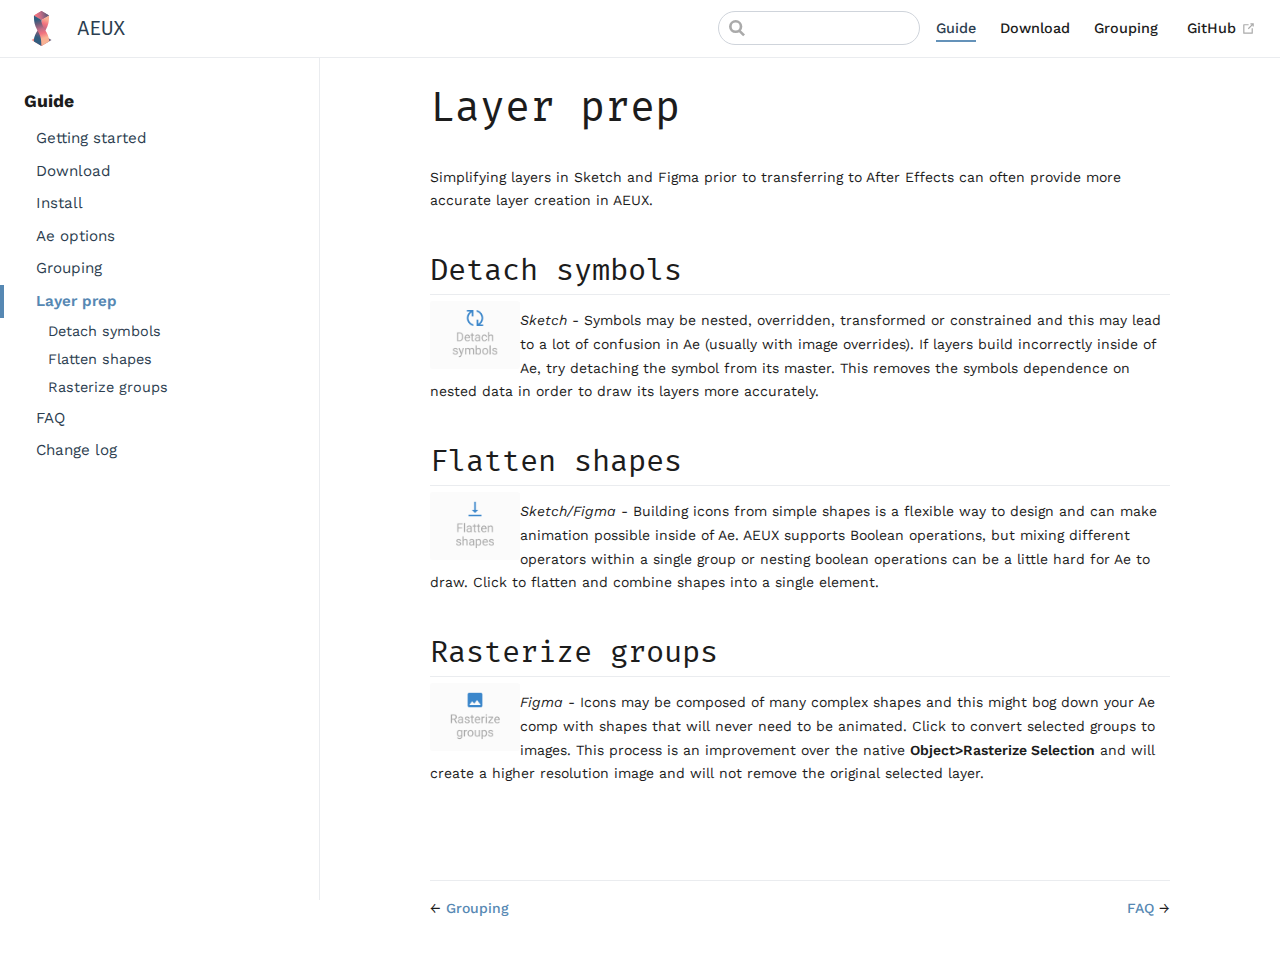
<file: guide/layer-prep.html>
<!DOCTYPE html>
<html lang="en-US">
  <head>
    <meta charset="utf-8">
    <meta name="viewport" content="width=device-width,initial-scale=1">
    <title>Layer prep | AEUX</title>
    <meta name="generator" content="VuePress 1.5.2">
    
    <meta name="description" content="Transfer visual design layers to After Effects from Figma and Sketch">
    <meta name="theme-color" content="#5688B3">
    <meta name="apple-mobile-web-app-capable" content="yes">
    <meta name="apple-mobile-web-app-status-bar-style" content="black">
    <link rel="preload" href="/assets/css/0.styles.7ccc05a6.css" as="style"><link rel="preload" href="/assets/js/app.e127526b.js" as="script"><link rel="preload" href="/assets/js/10.c951f324.js" as="script"><link rel="preload" href="/assets/js/1.188eeb82.js" as="script"><link rel="preload" href="/assets/js/19.408f8f2b.js" as="script"><link rel="prefetch" href="/assets/js/11.4898d8da.js"><link rel="prefetch" href="/assets/js/12.65fb8eaf.js"><link rel="prefetch" href="/assets/js/13.708952db.js"><link rel="prefetch" href="/assets/js/14.595dcbd9.js"><link rel="prefetch" href="/assets/js/15.f65fb224.js"><link rel="prefetch" href="/assets/js/16.2564a968.js"><link rel="prefetch" href="/assets/js/17.848d8a51.js"><link rel="prefetch" href="/assets/js/18.a1f77ac8.js"><link rel="prefetch" href="/assets/js/3.5978e63e.js"><link rel="prefetch" href="/assets/js/4.bf169235.js"><link rel="prefetch" href="/assets/js/5.2d33f8a7.js"><link rel="prefetch" href="/assets/js/6.2186c81d.js"><link rel="prefetch" href="/assets/js/7.a16623b3.js"><link rel="prefetch" href="/assets/js/8.9c554ab7.js"><link rel="prefetch" href="/assets/js/9.ff63b064.js">
    <link rel="stylesheet" href="/assets/css/0.styles.7ccc05a6.css">
  </head>
  <body>
    <div id="app" data-server-rendered="true"><div class="theme-container"><header class="navbar"><div class="sidebar-button"><svg xmlns="http://www.w3.org/2000/svg" aria-hidden="true" role="img" viewBox="0 0 448 512" class="icon"><path fill="currentColor" d="M436 124H12c-6.627 0-12-5.373-12-12V80c0-6.627 5.373-12 12-12h424c6.627 0 12 5.373 12 12v32c0 6.627-5.373 12-12 12zm0 160H12c-6.627 0-12-5.373-12-12v-32c0-6.627 5.373-12 12-12h424c6.627 0 12 5.373 12 12v32c0 6.627-5.373 12-12 12zm0 160H12c-6.627 0-12-5.373-12-12v-32c0-6.627 5.373-12 12-12h424c6.627 0 12 5.373 12 12v32c0 6.627-5.373 12-12 12z"></path></svg></div> <a href="/" class="home-link router-link-active"><img src="/aeux.svg" alt="AEUX" class="logo"> <span class="site-name can-hide">AEUX</span></a> <div class="links"><div class="search-box"><input aria-label="Search" autocomplete="off" spellcheck="false" value=""> <!----></div> <nav class="nav-links can-hide"><div class="nav-item"><a href="/guide/" class="nav-link router-link-active">
  Guide
</a></div><div class="nav-item"><a href="/guide/download/" class="nav-link">
  Download
</a></div><div class="nav-item"><a href="/guide/grouping/" class="nav-link">
  Grouping
</a></div> <a href="https://github.com/google/sketch2ae/" target="_blank" rel="noopener noreferrer" class="repo-link">
    GitHub
    <svg xmlns="http://www.w3.org/2000/svg" aria-hidden="true" x="0px" y="0px" viewBox="0 0 100 100" width="15" height="15" class="icon outbound"><path fill="currentColor" d="M18.8,85.1h56l0,0c2.2,0,4-1.8,4-4v-32h-8v28h-48v-48h28v-8h-32l0,0c-2.2,0-4,1.8-4,4v56C14.8,83.3,16.6,85.1,18.8,85.1z"></path> <polygon fill="currentColor" points="45.7,48.7 51.3,54.3 77.2,28.5 77.2,37.2 85.2,37.2 85.2,14.9 62.8,14.9 62.8,22.9 71.5,22.9"></polygon></svg></a></nav></div></header> <div class="sidebar-mask"></div> <aside class="sidebar"><nav class="nav-links"><div class="nav-item"><a href="/guide/" class="nav-link router-link-active">
  Guide
</a></div><div class="nav-item"><a href="/guide/download/" class="nav-link">
  Download
</a></div><div class="nav-item"><a href="/guide/grouping/" class="nav-link">
  Grouping
</a></div> <a href="https://github.com/google/sketch2ae/" target="_blank" rel="noopener noreferrer" class="repo-link">
    GitHub
    <svg xmlns="http://www.w3.org/2000/svg" aria-hidden="true" x="0px" y="0px" viewBox="0 0 100 100" width="15" height="15" class="icon outbound"><path fill="currentColor" d="M18.8,85.1h56l0,0c2.2,0,4-1.8,4-4v-32h-8v28h-48v-48h28v-8h-32l0,0c-2.2,0-4,1.8-4,4v56C14.8,83.3,16.6,85.1,18.8,85.1z"></path> <polygon fill="currentColor" points="45.7,48.7 51.3,54.3 77.2,28.5 77.2,37.2 85.2,37.2 85.2,14.9 62.8,14.9 62.8,22.9 71.5,22.9"></polygon></svg></a></nav>  <ul class="sidebar-links"><li><section class="sidebar-group depth-0"><p class="sidebar-heading open"><span>Guide</span> <!----></p> <ul class="sidebar-links sidebar-group-items"><li><a href="/guide/" aria-current="page" class="sidebar-link">Getting started</a></li><li><a href="/guide/download.html" class="sidebar-link">Download</a></li><li><a href="/guide/install.html" class="sidebar-link">Install</a></li><li><a href="/guide/ae-options.html" class="sidebar-link">Ae options</a></li><li><a href="/guide/grouping.html" class="sidebar-link">Grouping</a></li><li><a href="/guide/layer-prep.html" aria-current="page" class="active sidebar-link">Layer prep</a><ul class="sidebar-sub-headers"><li class="sidebar-sub-header"><a href="/guide/layer-prep.html#detach-symbols" class="sidebar-link">Detach symbols</a></li><li class="sidebar-sub-header"><a href="/guide/layer-prep.html#flatten-shapes" class="sidebar-link">Flatten shapes</a></li><li class="sidebar-sub-header"><a href="/guide/layer-prep.html#rasterize-groups" class="sidebar-link">Rasterize groups</a></li></ul></li><li><a href="/guide/faq.html" class="sidebar-link">FAQ</a></li><li><a href="/guide/changelog.html" class="sidebar-link">Change log</a></li></ul></section></li></ul> </aside> <main class="page"> <div class="theme-default-content content__default"><h1 id="layer-prep"><a href="#layer-prep" class="header-anchor">#</a> Layer prep</h1> <p>Simplifying layers in Sketch and Figma prior to transferring to After Effects can often provide more accurate layer creation in AEUX.</p> <h2 id="detach-symbols"><a href="#detach-symbols" class="header-anchor">#</a> Detach symbols</h2> <img src="/action_detach.png" alt="Detach symbols" class="action-img"> <p><em>Sketch</em> - Symbols may be nested, overridden, transformed or constrained and this may lead to a lot of confusion in Ae (usually with image overrides). If layers build incorrectly inside of Ae, try detaching the symbol from its master. This removes the symbols dependence on nested data in order to draw its layers more accurately.</p> <h2 id="flatten-shapes"><a href="#flatten-shapes" class="header-anchor">#</a> Flatten shapes</h2> <img src="/action_flatten.png" alt="Flattens layers" class="action-img"> <p><em>Sketch/Figma</em> - Building icons from simple shapes is a flexible way to design and can make animation possible inside of Ae. AEUX supports Boolean operations, but mixing different operators within a single group or nesting boolean operations can be a little hard for Ae to draw. Click to flatten and combine shapes into a single element.</p> <h2 id="rasterize-groups"><a href="#rasterize-groups" class="header-anchor">#</a> Rasterize groups</h2> <img src="/action_rasterize.png" alt="Rasterize groups" class="action-img"> <p><em>Figma</em> - Icons may be composed of many complex shapes and this might bog down your Ae comp with shapes that will never need to be animated. Click to convert selected groups to images. This process is an improvement over the native <strong>Object&gt;Rasterize Selection</strong> and will create a higher resolution image and will not remove the original selected layer.</p></div> <footer class="page-edit"><!----> <!----></footer> <div class="page-nav"><p class="inner"><span class="prev">
      ←
      <a href="/guide/grouping.html" class="prev">
        Grouping
      </a></span> <span class="next"><a href="/guide/faq.html">
        FAQ
      </a>
      →
    </span></p></div> </main></div><div class="global-ui"><!----></div></div>
    <script src="/assets/js/app.e127526b.js" defer></script><script src="/assets/js/10.c951f324.js" defer></script><script src="/assets/js/1.188eeb82.js" defer></script><script src="/assets/js/19.408f8f2b.js" defer></script>
  </body>
</html>
</file>
<file: assets/css/0.styles.7ccc05a6.css>
@import url(https://fonts.googleapis.com/css2?family=Fira+Mono&family=Fira+Sans&family=Work+Sans&display=swap);.medium-zoom-overlay{z-index:100}.medium-zoom-overlay~img{z-index:101}code[class*=language-],pre[class*=language-]{color:#ccc;background:none;font-family:Consolas,Monaco,Andale Mono,Ubuntu Mono,monospace;font-size:1em;text-align:left;white-space:pre;word-spacing:normal;word-break:normal;word-wrap:normal;line-height:1.5;-moz-tab-size:4;-o-tab-size:4;tab-size:4;-webkit-hyphens:none;-ms-hyphens:none;hyphens:none}pre[class*=language-]{padding:1em;margin:.5em 0;overflow:auto}:not(pre)>code[class*=language-],pre[class*=language-]{background:#2d2d2d}:not(pre)>code[class*=language-]{padding:.1em;border-radius:.3em;white-space:normal}.token.block-comment,.token.cdata,.token.comment,.token.doctype,.token.prolog{color:#999}.token.punctuation{color:#ccc}.token.attr-name,.token.deleted,.token.namespace,.token.tag{color:#e2777a}.token.function-name{color:#6196cc}.token.boolean,.token.function,.token.number{color:#f08d49}.token.class-name,.token.constant,.token.property,.token.symbol{color:#f8c555}.token.atrule,.token.builtin,.token.important,.token.keyword,.token.selector{color:#cc99cd}.token.attr-value,.token.char,.token.regex,.token.string,.token.variable{color:#7ec699}.token.entity,.token.operator,.token.url{color:#67cdcc}.token.bold,.token.important{font-weight:700}.token.italic{font-style:italic}.token.entity{cursor:help}.token.inserted{color:green}.theme-default-content code{color:#476582;padding:.25rem .5rem;margin:0;font-size:.85em;background-color:rgba(27,31,35,.05);border-radius:3px}.theme-default-content code .token.deleted{color:#ec5975}.theme-default-content code .token.inserted{color:#5688b3}.theme-default-content pre,.theme-default-content pre[class*=language-]{line-height:1.4;padding:1.25rem 1.5rem;margin:.85rem 0;background-color:#282c34;border-radius:6px;overflow:auto}.theme-default-content pre[class*=language-] code,.theme-default-content pre code{color:#fff;padding:0;background-color:transparent;border-radius:0}div[class*=language-]{position:relative;background-color:#282c34;border-radius:6px}div[class*=language-] .highlight-lines{-webkit-user-select:none;-ms-user-select:none;user-select:none;padding-top:1.3rem;position:absolute;top:0;left:0;width:100%;line-height:1.4}div[class*=language-] .highlight-lines .highlighted{background-color:rgba(0,0,0,.66)}div[class*=language-] pre,div[class*=language-] pre[class*=language-]{background:transparent;position:relative;z-index:1}div[class*=language-]:before{position:absolute;z-index:3;top:.8em;right:1em;font-size:.75rem;color:hsla(0,0%,100%,.4)}div[class*=language-]:not(.line-numbers-mode) .line-numbers-wrapper{display:none}div[class*=language-].line-numbers-mode .highlight-lines .highlighted{position:relative}div[class*=language-].line-numbers-mode .highlight-lines .highlighted:before{content:" ";position:absolute;z-index:3;left:0;top:0;display:block;width:3.5rem;height:100%;background-color:rgba(0,0,0,.66)}div[class*=language-].line-numbers-mode pre{padding-left:4.5rem;vertical-align:middle}div[class*=language-].line-numbers-mode .line-numbers-wrapper{position:absolute;top:0;width:3.5rem;text-align:center;color:hsla(0,0%,100%,.3);padding:1.25rem 0;line-height:1.4}div[class*=language-].line-numbers-mode .line-numbers-wrapper br{-webkit-user-select:none;-ms-user-select:none;user-select:none}div[class*=language-].line-numbers-mode .line-numbers-wrapper .line-number{position:relative;z-index:4;-webkit-user-select:none;-ms-user-select:none;user-select:none;font-size:.85em}div[class*=language-].line-numbers-mode:after{content:"";position:absolute;z-index:2;top:0;left:0;width:3.5rem;height:100%;border-radius:6px 0 0 6px;border-right:1px solid rgba(0,0,0,.66);background-color:#282c34}div[class~=language-js]:before{content:"js"}div[class~=language-ts]:before{content:"ts"}div[class~=language-html]:before{content:"html"}div[class~=language-md]:before{content:"md"}div[class~=language-vue]:before{content:"vue"}div[class~=language-css]:before{content:"css"}div[class~=language-sass]:before{content:"sass"}div[class~=language-scss]:before{content:"scss"}div[class~=language-less]:before{content:"less"}div[class~=language-stylus]:before{content:"stylus"}div[class~=language-go]:before{content:"go"}div[class~=language-java]:before{content:"java"}div[class~=language-c]:before{content:"c"}div[class~=language-sh]:before{content:"sh"}div[class~=language-yaml]:before{content:"yaml"}div[class~=language-py]:before{content:"py"}div[class~=language-docker]:before{content:"docker"}div[class~=language-dockerfile]:before{content:"dockerfile"}div[class~=language-makefile]:before{content:"makefile"}div[class~=language-javascript]:before{content:"js"}div[class~=language-typescript]:before{content:"ts"}div[class~=language-markup]:before{content:"html"}div[class~=language-markdown]:before{content:"md"}div[class~=language-json]:before{content:"json"}div[class~=language-ruby]:before{content:"rb"}div[class~=language-python]:before{content:"py"}div[class~=language-bash]:before{content:"sh"}div[class~=language-php]:before{content:"php"}.custom-block .custom-block-title{font-weight:600;margin-bottom:-.4rem}.custom-block.danger,.custom-block.tip,.custom-block.warning{padding:.1rem 1.5rem;border-left-width:.5rem;border-left-style:solid;margin:1rem 0}.custom-block.tip{background-color:#f3f5f7;border-color:#42b983}.custom-block.warning{background-color:rgba(255,229,100,.3);border-color:#e7c000;color:#6b5900}.custom-block.warning .custom-block-title{color:#b29400}.custom-block.warning a{color:#2c3e50}.custom-block.danger{background-color:#ffe6e6;border-color:#c00;color:#4d0000}.custom-block.danger .custom-block-title{color:#900}.custom-block.danger a{color:#2c3e50}.custom-block.details{display:block;position:relative;border-radius:2px;margin:1.6em 0;padding:1.6em;background-color:#eee}.custom-block.details h4{margin-top:0}.custom-block.details figure:last-child,.custom-block.details p:last-child{margin-bottom:0;padding-bottom:0}.custom-block.details summary{outline:none;cursor:pointer}.arrow{display:inline-block;width:0;height:0}.arrow.up{border-bottom:6px solid #ccc}.arrow.down,.arrow.up{border-left:4px solid transparent;border-right:4px solid transparent}.arrow.down{border-top:6px solid #ccc}.arrow.right{border-left:6px solid #ccc}.arrow.left,.arrow.right{border-top:4px solid transparent;border-bottom:4px solid transparent}.arrow.left{border-right:6px solid #ccc}.theme-default-content:not(.custom){max-width:740px;margin:0 auto;padding:2rem 2.5rem}@media (max-width:959px){.theme-default-content:not(.custom){padding:2rem}}@media (max-width:419px){.theme-default-content:not(.custom){padding:1.5rem}}.table-of-contents .badge{vertical-align:middle}body,html{padding:0;margin:0;background-color:#fff}body{font-family:-apple-system,BlinkMacSystemFont,Segoe UI,Roboto,Oxygen,Ubuntu,Cantarell,Fira Sans,Droid Sans,Helvetica Neue,sans-serif;-webkit-font-smoothing:antialiased;-moz-osx-font-smoothing:grayscale;font-size:16px;color:#2c3e50}.page{padding-left:20rem}.navbar{z-index:20;right:0;height:3.6rem;background-color:#fff;box-sizing:border-box;border-bottom:1px solid #eaecef}.navbar,.sidebar-mask{position:fixed;top:0;left:0}.sidebar-mask{z-index:9;width:100vw;height:100vh;display:none}.sidebar{font-size:16px;background-color:#fff;width:20rem;position:fixed;z-index:10;margin:0;top:3.6rem;left:0;bottom:0;box-sizing:border-box;border-right:1px solid #eaecef;overflow-y:auto}.theme-default-content:not(.custom)>:first-child{margin-top:3.6rem}.theme-default-content:not(.custom) a:hover{text-decoration:underline}.theme-default-content:not(.custom) p.demo{padding:1rem 1.5rem;border:1px solid #ddd;border-radius:4px}.theme-default-content:not(.custom) img{max-width:100%}.theme-default-content.custom{padding:0;margin:0}.theme-default-content.custom img{max-width:100%}a{font-weight:500;text-decoration:none}a,p a code{color:#5688b3}p a code{font-weight:400}kbd{background:#eee;border:.15rem solid #ddd;border-bottom:.25rem solid #ddd;border-radius:.15rem;padding:0 .15em}blockquote{font-size:1rem;color:#999;border-left:.2rem solid #dfe2e5;margin:1rem 0;padding:.25rem 0 .25rem 1rem}blockquote>p{margin:0}ol,ul{padding-left:1.2em}strong{font-weight:600}h1,h2,h3,h4,h5,h6{font-weight:600;line-height:1.25}.theme-default-content:not(.custom)>h1,.theme-default-content:not(.custom)>h2,.theme-default-content:not(.custom)>h3,.theme-default-content:not(.custom)>h4,.theme-default-content:not(.custom)>h5,.theme-default-content:not(.custom)>h6{margin-top:-3.1rem;padding-top:4.6rem;margin-bottom:0}.theme-default-content:not(.custom)>h1:first-child,.theme-default-content:not(.custom)>h2:first-child,.theme-default-content:not(.custom)>h3:first-child,.theme-default-content:not(.custom)>h4:first-child,.theme-default-content:not(.custom)>h5:first-child,.theme-default-content:not(.custom)>h6:first-child{margin-top:-1.5rem;margin-bottom:1rem}.theme-default-content:not(.custom)>h1:first-child+.custom-block,.theme-default-content:not(.custom)>h1:first-child+p,.theme-default-content:not(.custom)>h1:first-child+pre,.theme-default-content:not(.custom)>h2:first-child+.custom-block,.theme-default-content:not(.custom)>h2:first-child+p,.theme-default-content:not(.custom)>h2:first-child+pre,.theme-default-content:not(.custom)>h3:first-child+.custom-block,.theme-default-content:not(.custom)>h3:first-child+p,.theme-default-content:not(.custom)>h3:first-child+pre,.theme-default-content:not(.custom)>h4:first-child+.custom-block,.theme-default-content:not(.custom)>h4:first-child+p,.theme-default-content:not(.custom)>h4:first-child+pre,.theme-default-content:not(.custom)>h5:first-child+.custom-block,.theme-default-content:not(.custom)>h5:first-child+p,.theme-default-content:not(.custom)>h5:first-child+pre,.theme-default-content:not(.custom)>h6:first-child+.custom-block,.theme-default-content:not(.custom)>h6:first-child+p,.theme-default-content:not(.custom)>h6:first-child+pre{margin-top:2rem}h1:hover .header-anchor,h2:hover .header-anchor,h3:hover .header-anchor,h4:hover .header-anchor,h5:hover .header-anchor,h6:hover .header-anchor{opacity:1}h1{font-size:2.2rem}h2{font-size:1.65rem;padding-bottom:.3rem;border-bottom:1px solid #eaecef}h3{font-size:1.35rem}a.header-anchor{font-size:.85em;float:left;margin-left:-.87em;padding-right:.23em;margin-top:.125em;opacity:0}a.header-anchor:hover{text-decoration:none}.line-number,code,kbd{font-family:source-code-pro,Menlo,Monaco,Consolas,Courier New,monospace}ol,p,ul{line-height:1.7}hr{border:0;border-top:1px solid #eaecef}table{border-collapse:collapse;margin:1rem 0;display:block;overflow-x:auto}tr{border-top:1px solid #dfe2e5}tr:nth-child(2n){background-color:#f6f8fa}td,th{border:1px solid #dfe2e5;padding:.6em 1em}.theme-container.sidebar-open .sidebar-mask{display:block}.theme-container.no-navbar .theme-default-content:not(.custom)>h1,.theme-container.no-navbar h2,.theme-container.no-navbar h3,.theme-container.no-navbar h4,.theme-container.no-navbar h5,.theme-container.no-navbar h6{margin-top:1.5rem;padding-top:0}.theme-container.no-navbar .sidebar{top:0}@media (min-width:720px){.theme-container.no-sidebar .sidebar{display:none}.theme-container.no-sidebar .page{padding-left:0}}@media (max-width:959px){.sidebar{font-size:15px;width:16.4rem}.page{padding-left:16.4rem}}@media (max-width:719px){.sidebar{top:0;padding-top:3.6rem;transform:translateX(-100%);transition:transform .2s ease}.page{padding-left:0}.theme-container.sidebar-open .sidebar{transform:translateX(0)}.theme-container.no-navbar .sidebar{padding-top:0}}@media (max-width:419px){h1{font-size:1.9rem}.theme-default-content div[class*=language-]{margin:.85rem -1.5rem;border-radius:0}}.home .hero img{max-width:410px!important;max-height:none!important;height:intrinsic;width:100%}:root{--accent:#5688b3}body{font-family:Work Sans,sans-serif;font-size:14px;color:#1c1c1c}header,header .text{flex-wrap:wrap}header .text{display:flex;flex-direction:column;margin:3rem auto 1.5rem;text-align:left;justify-content:center;max-width:400px}header .text>*{margin:10px 0!important}.guide-img{width:50%}.action-img{width:90px;float:left}.custom-block.tip{border-color:var(--accent)}li>ul>li{line-break:anywhere}.action-button{display:inline-block;font-size:1rem!important;padding:.5rem 1.1rem!important;transition:all .1s linear;box-sizing:border-box;color:#5688b3!important;text-transform:uppercase;font-family:Fira Mono,monospace;border:2px solid #5688b3!important;border-radius:0!important;background:transparent!important;margin:20px 0 0}.action-button:hover{background:#5688b3!important;color:#fff!important}.site-name,h1,h2,h3,h4,h5,h6{font-weight:400!important;font-family:Fira Mono,monospace}h1{font-size:2.6rem}h2{font-size:1.9rem;margin-bottom:.4rem!important}.home .hero h1{margin-bottom:0!important;color:#3a5169}@media (max-width:419px){.home .hero img{margin:0}.home .hero .text{margin-top:0}.guide-img{width:auto}.home .hero h1{margin-bottom:0!important;font-size:2.8rem!important}.description{font-size:1.6rem!important}}#nprogress{pointer-events:none}#nprogress .bar{background:#5688b3;position:fixed;z-index:1031;top:0;left:0;width:100%;height:2px}#nprogress .peg{display:block;position:absolute;right:0;width:100px;height:100%;box-shadow:0 0 10px #5688b3,0 0 5px #5688b3;opacity:1;transform:rotate(3deg) translateY(-4px)}#nprogress .spinner{display:block;position:fixed;z-index:1031;top:15px;right:15px}#nprogress .spinner-icon{width:18px;height:18px;box-sizing:border-box;border-color:#5688b3 transparent transparent #5688b3;border-style:solid;border-width:2px;border-radius:50%;-webkit-animation:nprogress-spinner .4s linear infinite;animation:nprogress-spinner .4s linear infinite}.nprogress-custom-parent{overflow:hidden;position:relative}.nprogress-custom-parent #nprogress .bar,.nprogress-custom-parent #nprogress .spinner{position:absolute}@-webkit-keyframes nprogress-spinner{0%{transform:rotate(0deg)}to{transform:rotate(1turn)}}@keyframes nprogress-spinner{0%{transform:rotate(0deg)}to{transform:rotate(1turn)}}.go-to-top[data-v-5fd4ef0c]{cursor:pointer;position:fixed;bottom:2rem;right:2.5rem;width:2rem;color:#5688b3;z-index:1}.go-to-top[data-v-5fd4ef0c]:hover{color:#89acca}@media (max-width:959px){.go-to-top[data-v-5fd4ef0c]{display:none}}.fade-enter-active[data-v-5fd4ef0c],.fade-leave-active[data-v-5fd4ef0c]{transition:opacity .3s}.fade-enter[data-v-5fd4ef0c],.fade-leave-to[data-v-5fd4ef0c]{opacity:0}.icon.outbound{color:#aaa;display:inline-block;vertical-align:middle;position:relative;top:-1px}header{display:flex}.home{padding:3.6rem 2rem 0;max-width:960px;margin:0 auto;display:block}.home .hero{text-align:center}.home .hero img{max-width:100%;max-height:410px;display:block;margin:3rem auto 1.5rem}.home .hero h1{font-size:3rem}.home .hero .action,.home .hero .description,.home .hero h1{margin:1.8rem auto}.home .hero .description{max-width:35rem;font-size:1.6rem;line-height:1.3;color:#6a8bad}.home .hero .action-button{display:inline-block;font-size:1.2rem;color:#fff;background-color:#5688b3;padding:.8rem 1.6rem;border-radius:4px;transition:background-color .1s ease;box-sizing:border-box;border-bottom:1px solid #4a7ba5}.home .hero .action-button:hover{background-color:#6794bb}.home .features{border-top:1px solid #eaecef;padding:1.2rem 0;margin-top:2.5rem;display:flex;flex-wrap:wrap;align-items:flex-start;align-content:stretch;justify-content:space-between}.home .feature{flex-grow:1;flex-basis:30%;max-width:30%}.home .feature h2{font-size:1.4rem;font-weight:500;border-bottom:none;padding-bottom:0;color:#3a5169}.home .feature p{color:#4e6e8e}.home .footer{padding:2.5rem;border-top:1px solid #eaecef;text-align:center}@media (max-width:719px){.home .features{flex-direction:column}.home .feature{max-width:100%;padding:0 2.5rem}}@media (max-width:419px){.home{padding-left:1.5rem;padding-right:1.5rem}.home .hero img{max-height:210px;margin:2rem auto 1.2rem}.home .hero h1{font-size:2rem}.home .hero .action,.home .hero .description,.home .hero h1{margin:1.2rem auto}.home .hero .description{font-size:1.2rem}.home .hero .action-button{font-size:1rem;padding:.6rem 1.2rem}.home .feature h2{font-size:1.25rem}}.search-box{display:inline-block;position:relative;margin-right:1rem}.search-box input{cursor:text;width:10rem;height:2rem;color:#4e6e8e;display:inline-block;border:1px solid #cfd4db;border-radius:2rem;font-size:.9rem;line-height:2rem;padding:0 .5rem 0 2rem;outline:none;transition:all .2s ease;background:#fff url(/assets/img/search.83621669.svg) .6rem .5rem no-repeat;background-size:1rem}.search-box input:focus{cursor:auto;border-color:#5688b3}.search-box .suggestions{background:#fff;width:20rem;position:absolute;top:2rem;border:1px solid #cfd4db;border-radius:6px;padding:.4rem;list-style-type:none}.search-box .suggestions.align-right{right:0}.search-box .suggestion{line-height:1.4;padding:.4rem .6rem;border-radius:4px;cursor:pointer}.search-box .suggestion a{white-space:normal;color:#5d82a6}.search-box .suggestion a .page-title{font-weight:600}.search-box .suggestion a .header{font-size:.9em;margin-left:.25em}.search-box .suggestion.focused{background-color:#f3f4f5}.search-box .suggestion.focused a{color:#5688b3}@media (max-width:959px){.search-box input{cursor:pointer;width:0;border-color:transparent;position:relative}.search-box input:focus{cursor:text;left:0;width:10rem}}@media (-ms-high-contrast:none){.search-box input{height:2rem}}@media (max-width:959px) and (min-width:719px){.search-box .suggestions{left:0}}@media (max-width:719px){.search-box{margin-right:0}.search-box input{left:1rem}.search-box .suggestions{right:0}}@media (max-width:419px){.search-box .suggestions{width:calc(100vw - 4rem)}.search-box input:focus{width:8rem}}.sidebar-button{cursor:pointer;display:none;width:1.25rem;height:1.25rem;position:absolute;padding:.6rem;top:.6rem;left:1rem}.sidebar-button .icon{display:block;width:1.25rem;height:1.25rem}@media (max-width:719px){.sidebar-button{display:block}}.dropdown-enter,.dropdown-leave-to{height:0!important}.dropdown-wrapper{cursor:pointer}.dropdown-wrapper .dropdown-title{display:block;font-size:.9rem;font-family:inherit;cursor:inherit;padding:inherit;line-height:1.4rem;background:transparent;border:none;font-weight:500;color:#2c3e50}.dropdown-wrapper .dropdown-title:hover{border-color:transparent}.dropdown-wrapper .dropdown-title .arrow{vertical-align:middle;margin-top:-1px;margin-left:.4rem}.dropdown-wrapper .nav-dropdown .dropdown-item{color:inherit;line-height:1.7rem}.dropdown-wrapper .nav-dropdown .dropdown-item h4{margin:.45rem 0 0;border-top:1px solid #eee;padding:.45rem 1.5rem 0 1.25rem}.dropdown-wrapper .nav-dropdown .dropdown-item .dropdown-subitem-wrapper{padding:0;list-style:none}.dropdown-wrapper .nav-dropdown .dropdown-item .dropdown-subitem-wrapper .dropdown-subitem{font-size:.9em}.dropdown-wrapper .nav-dropdown .dropdown-item a{display:block;line-height:1.7rem;position:relative;border-bottom:none;font-weight:400;margin-bottom:0;padding:0 1.5rem 0 1.25rem}.dropdown-wrapper .nav-dropdown .dropdown-item a.router-link-active,.dropdown-wrapper .nav-dropdown .dropdown-item a:hover{color:#5688b3}.dropdown-wrapper .nav-dropdown .dropdown-item a.router-link-active:after{content:"";width:0;height:0;border-left:5px solid #5688b3;border-top:3px solid transparent;border-bottom:3px solid transparent;position:absolute;top:calc(50% - 2px);left:9px}.dropdown-wrapper .nav-dropdown .dropdown-item:first-child h4{margin-top:0;padding-top:0;border-top:0}@media (max-width:719px){.dropdown-wrapper.open .dropdown-title{margin-bottom:.5rem}.dropdown-wrapper .dropdown-title{font-weight:600;font-size:inherit}.dropdown-wrapper .dropdown-title:hover{color:#5688b3}.dropdown-wrapper .nav-dropdown{transition:height .1s ease-out;overflow:hidden}.dropdown-wrapper .nav-dropdown .dropdown-item h4{border-top:0;margin-top:0;padding-top:0}.dropdown-wrapper .nav-dropdown .dropdown-item>a,.dropdown-wrapper .nav-dropdown .dropdown-item h4{font-size:15px;line-height:2rem}.dropdown-wrapper .nav-dropdown .dropdown-item .dropdown-subitem{font-size:14px;padding-left:1rem}}@media (min-width:719px){.dropdown-wrapper{height:1.8rem}.dropdown-wrapper.open .nav-dropdown,.dropdown-wrapper:hover .nav-dropdown{display:block!important}.dropdown-wrapper.open:blur{display:none}.dropdown-wrapper .dropdown-title .arrow{border-left:4px solid transparent;border-right:4px solid transparent;border-top:6px solid #ccc;border-bottom:0}.dropdown-wrapper .nav-dropdown{display:none;height:auto!important;box-sizing:border-box;max-height:calc(100vh - 2.7rem);overflow-y:auto;position:absolute;top:100%;right:0;background-color:#fff;padding:.6rem 0;border:1px solid;border-color:#ddd #ddd #ccc;text-align:left;border-radius:.25rem;white-space:nowrap;margin:0}}.nav-links{display:inline-block}.nav-links a{line-height:1.4rem;color:inherit}.nav-links a.router-link-active,.nav-links a:hover{color:#5688b3}.nav-links .nav-item{position:relative;display:inline-block;margin-left:1.5rem;line-height:2rem}.nav-links .nav-item:first-child{margin-left:0}.nav-links .repo-link{margin-left:1.5rem}@media (max-width:719px){.nav-links .nav-item,.nav-links .repo-link{margin-left:0}}@media (min-width:719px){.nav-links a.router-link-active,.nav-links a:hover{color:#2c3e50}.nav-item>a:not(.external).router-link-active,.nav-item>a:not(.external):hover{margin-bottom:-2px;border-bottom:2px solid #6492b9}}.navbar{padding:.7rem 1.5rem;line-height:2.2rem}.navbar a,.navbar img,.navbar span{display:inline-block}.navbar .logo{height:2.2rem;min-width:2.2rem;margin-right:.8rem;vertical-align:top}.navbar .site-name{font-size:1.3rem;font-weight:600;color:#2c3e50;position:relative}.navbar .links{padding-left:1.5rem;box-sizing:border-box;background-color:#fff;white-space:nowrap;font-size:.9rem;position:absolute;right:1.5rem;top:.7rem;display:flex}.navbar .links .search-box{flex:0 0 auto;vertical-align:top}@media (max-width:719px){.navbar{padding-left:4rem}.navbar .can-hide{display:none}.navbar .links{padding-left:1.5rem}.navbar .site-name{width:calc(100vw - 9.4rem);overflow:hidden;white-space:nowrap;text-overflow:ellipsis}}.page-edit{max-width:740px;margin:0 auto;padding:2rem 2.5rem}@media (max-width:959px){.page-edit{padding:2rem}}@media (max-width:419px){.page-edit{padding:1.5rem}}.page-edit{padding-top:1rem;padding-bottom:1rem;overflow:auto}.page-edit .edit-link{display:inline-block}.page-edit .edit-link a{color:#4e6e8e;margin-right:.25rem}.page-edit .last-updated{float:right;font-size:.9em}.page-edit .last-updated .prefix{font-weight:500;color:#4e6e8e}.page-edit .last-updated .time{font-weight:400;color:#aaa}@media (max-width:719px){.page-edit .edit-link{margin-bottom:.5rem}.page-edit .last-updated{font-size:.8em;float:none;text-align:left}}.page-nav{max-width:740px;margin:0 auto;padding:2rem 2.5rem}@media (max-width:959px){.page-nav{padding:2rem}}@media (max-width:419px){.page-nav{padding:1.5rem}}.page-nav{padding-top:1rem;padding-bottom:0}.page-nav .inner{min-height:2rem;margin-top:0;border-top:1px solid #eaecef;padding-top:1rem;overflow:auto}.page-nav .next{float:right}.page{padding-bottom:2rem;display:block}.sidebar-group .sidebar-group{padding-left:.5em}.sidebar-group:not(.collapsable) .sidebar-heading:not(.clickable){cursor:auto;color:inherit}.sidebar-group.is-sub-group{padding-left:0}.sidebar-group.is-sub-group>.sidebar-heading{font-size:.95em;line-height:1.4;font-weight:400;padding-left:2rem}.sidebar-group.is-sub-group>.sidebar-heading:not(.clickable){opacity:.5}.sidebar-group.is-sub-group>.sidebar-group-items{padding-left:1rem}.sidebar-group.is-sub-group>.sidebar-group-items>li>.sidebar-link{font-size:.95em;border-left:none}.sidebar-group.depth-2>.sidebar-heading{border-left:none}.sidebar-heading{color:#2c3e50;transition:color .15s ease;cursor:pointer;font-size:1.1em;font-weight:700;padding:.35rem 1.5rem .35rem 1.25rem;width:100%;box-sizing:border-box;margin:0;border-left:.25rem solid transparent}.sidebar-heading.open,.sidebar-heading:hover{color:inherit}.sidebar-heading .arrow{position:relative;top:-.12em;left:.5em}.sidebar-heading.clickable.active{font-weight:600;color:#5688b3;border-left-color:#5688b3}.sidebar-heading.clickable:hover{color:#5688b3}.sidebar-group-items{transition:height .1s ease-out;font-size:.95em;overflow:hidden}.sidebar .sidebar-sub-headers{padding-left:1rem;font-size:.95em}a.sidebar-link{font-size:1em;font-weight:400;display:inline-block;color:#2c3e50;border-left:.25rem solid transparent;padding:.35rem 1rem .35rem 1.25rem;line-height:1.4;width:100%;box-sizing:border-box}a.sidebar-link:hover{color:#5688b3}a.sidebar-link.active{font-weight:600;color:#5688b3;border-left-color:#5688b3}.sidebar-group a.sidebar-link{padding-left:2rem}.sidebar-sub-headers a.sidebar-link{padding-top:.25rem;padding-bottom:.25rem;border-left:none}.sidebar-sub-headers a.sidebar-link.active{font-weight:500}.sidebar ul{padding:0;margin:0;list-style-type:none}.sidebar a{display:inline-block}.sidebar .nav-links{display:none;border-bottom:1px solid #eaecef;padding:.5rem 0 .75rem}.sidebar .nav-links a{font-weight:600}.sidebar .nav-links .nav-item,.sidebar .nav-links .repo-link{display:block;line-height:1.25rem;font-size:1.1em;padding:.5rem 0 .5rem 1.5rem}.sidebar>.sidebar-links{padding:1.5rem 0}.sidebar>.sidebar-links>li>a.sidebar-link{font-size:1.1em;line-height:1.7;font-weight:700}.sidebar>.sidebar-links>li:not(:first-child){margin-top:.75rem}@media (max-width:719px){.sidebar .nav-links{display:block}.sidebar .nav-links .dropdown-wrapper .nav-dropdown .dropdown-item a.router-link-active:after{top:calc(1rem - 2px)}.sidebar>.sidebar-links{padding:1rem 0}}.video-block[data-v-57a6d39d]{position:relative;height:0;overflow:hidden;width:100%;height:auto;margin-bottom:16px}.video-block iframe[data-v-57a6d39d]{position:absolute;top:0;left:0;width:100%;height:100%}.badge[data-v-6eb0829b]{display:inline-block;font-size:14px;height:18px;line-height:18px;border-radius:3px;padding:0 6px;color:#fff}.badge.green[data-v-6eb0829b],.badge.tip[data-v-6eb0829b],.badge[data-v-6eb0829b]{background-color:#42b983}.badge.error[data-v-6eb0829b]{background-color:#da5961}.badge.warn[data-v-6eb0829b],.badge.warning[data-v-6eb0829b],.badge.yellow[data-v-6eb0829b]{background-color:#e7c000}.badge+.badge[data-v-6eb0829b]{margin-left:5px}
</file>
<file: sketch2ae/sketch2ae_files/type.css>
/* TYPOGRAPHY */

@import url(https://fonts.googleapis.com/css?family=Roboto:100,300);
@import url(https://fonts.googleapis.com/css?family=Open+Sans);



body {
	color: #333;
	font-family: 'Roboto', sans-serif;
	font-size: 16px;
	line-height:24px;
}

a:link, a:visited {
    color: #8426cb;
    /*font-family: 'Space Mono', sans-serif;*/
    text-decoration: none;
    font-style: italic;
}

.band-video a:link, .band-video a:visited {
	color: #e2bbff;
}

a:hover, .band-video a:hover {
    color: #563171;
    background-color: #E3F2FD;
}

h1, h2, h3, h4, dt, th {
	font-family: 'Roboto', sans-serif;
	line-height: 1.2em;
	font-weight: 300;
  /*text-transform: uppercase;*/
}

h1  {
  /*font-style: italic;*/
	font-size: 68px;
	font-weight: 100;
	color: #535252;
}

h2 {
	font-size: 64px;
}

h3 {
	font-size: 22px;
	letter-spacing: 0.87px;
	padding-bottom: 10px;
}

h4 {
  font-size: 18px;
}

h5 {
	font-size: 14px;
  line-height: 1.6em;
  text-transform: none;
  padding-bottom: 10px;
	/*font-weight: bold;*/
}

p {
    line-height: 1.6em;
    margin-bottom: 1em;
    /*color: #666;*/
}

em {
    font-weight: bold;
    font-weight:normal;
    font-style:normal;
}

strong em {
    font-weight:700;
    font-style:italic;
}

.about {
    font-family: 'Roboto', sans-serif;
    letter-spacing: .08em;
    /*font-style: italic;*/
    /*font-size: 13px;*/
    /*font-weight: 200;*/
    text-align: center;
    /* padding: 0px 10% 0px 10%; */
    margin: 20px auto;
	max-width: 660px;
    /*color: #6a00b9;*/
}

h3.about {
	margin-top: 50px;
}

.description {
    font-family: 'Roboto', sans-serif;
    font-size: 36px;
    text-transform: uppercase;
    line-height: 2em;
    margin: 30px 0px 0px 0px;
    color: #333333;
}

.subinfo {
    margin: 30px 0px 50px 0px;
}

.subline {
    font-size: 16px;
    line-height: 1.5em;
    color: #666666;
    margin: 0px 0px 6px 0px;
    font-weight: bold;
}

.date {
    font-size: 12px;
    color: #cccccc;
    font-weight: normal;
}

a downloadlink {
    color: 4285F4;
    font-size: 14px;
    font-weight: normal;
}

.note {
    font-weight: normal;
    font-size: 12px;
    line-height: 1.6em;
    color: #999;
}

.adlogo {
    font-weight: 100;
    font-size: 2.4em;
    letter-spacing: .1em;
    text-align: center;
    color: #fff;
    text-transform: uppercase;
}

ol {
    margin-left: 1.6em;
    margin-bottom: 1.6em;
    padding: 0;
}

ul {
    /*color:#757575;*/
    margin-left: 1.6em;
    margin-bottom: 1.6em;
    padding: 0;
}

li {
}

li.group {
	font-weight: bold;
	/*font-family: 'Roboto Condensed', 'Roboto', sans-serif;*/
}

.nav .group li {
	font-family: 'Roboto', sans-serif;
	font-weight: normal;
	font-size: 14px;
	text-transform: capitalize;
	color: #555;
}

a.btn {
	background-color: #9653CA;
	border-color: #9653CA;
	border-radius: 4px;
	color: #fff;
	text-transform: uppercase;
	font-style: normal;
	padding: 14px 30px;
}

a:hover.btn {
	background-color: #8f33d6;
	border-color: #8f33d6;
}
</file>
<file: sketch2ae/sketch2ae_files/style.css>
/*
Name: emo
Version: 1.1
*/

body {
    margin: 0;
    background-color: #f5f5f5;
}

header {
    margin: 0px;
    letter-spacing: 0.05em;
    padding: 80px 6%;
    text-align: center;
    background-color: #ffffff;
    /*color: #ffffff;*/
}

videoheader {
    margin: 0px;
    padding: 0px;
    top:0px;
    text-align: center;
    background-color: #F5f5f5;
}

header.img {
		color: black !important;
    background: none;
}

header.img h1 {
		color: black;
    background: none;
}

#hamburger {
    position: fixed;
    top: 0;
    background-image: url(hamburger.png);
    width: 50px;
    height: 50px;
    z-index: 100;
}


footer {
    padding: 120px;
    background-color: #333;
}

#wrapper {
    width: 100%;
}


hr {
    margin: 6px 0px 18px 0px;
}

.gap {
    padding-left: 200px;
}

.container {
}

.section {
    padding-bottom: 60px;
}

.herotext {
    padding: 72px 0;
    text-align: center;
}

img, video {
    /* padding-bottom: 1.6em; */
    width: 100%;
    padding: 1% 0;
    margin: 20px 0;
}

video {
    margin: 40px 0;
}

.gallery {
    width: auto;
    max-width: 96px;
    display: inline-block;
    margin: 0 auto;
}

/* Nav */
#nav {
    position: fixed;
    width: 200px;
    height: auto;
    padding: 24px;
    background: white;
    box-shadow: 0px 3px 6px rgba(0, 0, 0, .1);
    border-radius: 2px;
    line-height: 1.8em;
    text-transform: uppercase;
    z-index: 100;
    margin-left: -200px;
    transition: all .2s cubic-bezier(.4, 0, .2, 1);
}

.animate {
		margin-left: 0px !important;
}

.nav .group {
	padding: 8px 0;
}

.nav .group ul {
  list-style: none;
  padding-left: 12px;
}

.nav .group ul a:hover {
  text-decoration: none;
}

.nav {
  list-style: none;
}
.nav:before,
.nav:after {
  content: " ";
  /* 1 */

  display: table;
  /* 2 */

}
.nav:after {
  clear: both;
}
.nav > li {
  position: relative;
  display: block;
}
.nav > li > a {
  /*position: relative;
  display: block;
  padding: 10px 15px;*/
}
.nav > li > a:hover,
.nav > li > a:focus {
  text-decoration: none;
}
.nav > li.disabled > a {
  color: #999999;
}
.nav > li.disabled > a:hover,
.nav > li.disabled > a:focus {
  color: #999999;
  text-decoration: none;
  background-color: transparent;
  cursor: not-allowed;
}
.nav .open > a,
.nav .open > a:hover,
.nav .open > a:focus {
  /*background-color: #eeeeee;
  border-color: #428bca;*/
}
.nav .nav-divider {
  height: 1px;
  margin: 9px 0;
  overflow: hidden;
  background-color: #e5e5e5;
}
.nav > li > a > img {
  max-width: none;
}

/* Lists for taxonomies */
.taxonomy p {
	padding: 0 0 32px;
}

dl {
  counter-reset: taxonomy-counter;
}

dl dt:before {
  content: counter(taxonomy-counter, decimal-leading-zero);
  counter-increment: taxonomy-counter;
  font-size: 14px;
  padding-right: 8px;
}

dt {
  font-size: 24px;
  text-transform: uppercase;
  font-weight: normal;
}

dt p {
  font-size: 16px;
  margin-left: 24px;
  text-transform: none;
  font-family: 'Roboto', sans-serif;
}

dd {
	clear: right;
}

li h4, li img {
  padding: 0;
  float: none !important;
}

.ontop {
	margin-top: -140px;
	margin-left: 8px;
	z-index: 1;
}

.onbottom {
	margin-top: -360px;
	z-index: 1;
}

.admark {
	width: 180px;
}


.band{
  background-color: #fbfbfb;
}
.band-video{
  background-color: #6a00b9;
  color: #fff;
}

.band.alt{
  background-color: #F5F5F5;
}
.headerBand.alt1{
  background-color: #DB4437;
}
.headerBand.sports{
  background-color: #0F9D58;
}
.headerBand.music{
  background-color: #970A09;
}
.headerBand.music h1{
  color: #FFFFFF;
}
.about-music{
  color: #d3adad;
}

/* ---------- MotionPlayer ---------- */
.vidcontainer {
    position: relative;
    width: 100%;
    height: 0;
    padding-bottom: 56.25%;
}
.video {
    position: absolute;
    top: 0;
    left: 0;
    width: 100%;
    height: 100%;
}

/* hide the default fullscreen button */
.container video::-webkit-media-controls-fullscreen-button {
  opacity: 0;
  pointer-events: none;
}

.container video::-webkit-media-controls-mute-button {
  display: none;
}

/* and replace it with this one */
.container video::-webkit-media-controls::after {
  content: "";
  position: absolute;
  bottom: 10px;
  right: 16px;
  height: 20px;
  width: 20px;

  z-index: 99999;

  -webkit-mask: url("[data-uri]");
  -webkit-mask-repeat: no-repeat;
  -webkit-mask-position: 50% 50%;

  background-color: #ccc;
}

.container video::-webkit-media-controls::after:hover {
  background-color: white;
  cursor: pointer;
}

table, th, td {
  position: relative;
  border-bottom: 1px solid rgba(0, 0, 0, 0.05);
  border-collapse: collapse;
  white-space: pre-wrap;
  font-size: 13px;
  /*background-color: rgb(255,255,255);*/
  padding: 12px 18px 12px 18px;
}

th {
  padding: 30px 0 30px 20px;
}

table tr:nth-child(even) {
    background-color: #f2f2f2;
}
table tr:nth-child(odd) {
    background-color: #fafafa;
}

tr.notes {
  background-color: #000;
}

tr.group {
  letter-spacing: 2px;
  font-style: italic;
  border-left: 2px solid #6a00b9;
}

header img {
  display: block;
  margin: auto;
  padding: 20px 0 50px 0;
}

.col-md-4 {
  padding: 0 40px;
}

.panel-info {
  border-color: #e7d9f1;
}

.panel-info>.panel-heading {
  border-color: #e7d9f1;
  background-color: #f1e9f7;
  color: #61367e;
  font-style: italic;
}
</file>
<file: sketch2ae/sketch2ae_files/MotionPlayer.css>
#mp__advancedPlayer{position:fixed;top:0;left:0;right:0;bottom:0;background-color:rgba(0,0,0,.9);z-index:99999999;font-family:Roboto,"Helvetica Neue",sans-serif}#mp__video{display:block;padding:0}.mp__zoom-fill #mp__video{height:calc(100% - 120px);margin:60px auto 0}.mp__zoom-none{display:flex;flex-flow:row;justify-content:space-around}.mp__zoom-none #mp__video{height:auto;width:auto;margin:0}#mp__video-controls-container{position:absolute;bottom:0;left:0;right:0;height:60px;display:flex;flex-direction:row;justify-content:space-between;flex-wrap:nowrap;background-color:#000}#mp__title-bar{position:absolute;top:0;left:0;right:0;height:60px;background-color:#000;color:#fff;line-height:60px;padding-left:15px;font-weight:200;font-size:18px;letter-spacing:1px}#mp__close-advanced-player{position:absolute;top:0;right:0;bottom:0;height:60px;width:60px;background-color:#666;transition:all 166ms;-webkit-mask:url([data-uri]);-webkit-mask-repeat:no-repeat;-webkit-mask-position:50% 50%}#mp__close-advanced-player:hover{background-color:#fff;cursor:pointer}#mp__play-pause{height:30px;width:30px;position:relative;top:50%;margin-top:-15px;margin-left:15px;flex-grow:0;flex-shrink:1;flex-basis:auto;background-color:#666;transition:all 166ms;-webkit-mask:url([data-uri]);-webkit-mask-position:3px 3px}#mp__play-pause.playing{-webkit-mask:url([data-uri]);-webkit-mask-position:3px 3px}#mp__play-pause:hover{background-color:#fff;cursor:pointer}#mp__current-time-counter,#mp__total-time-counter{height:18px;position:relative;top:50%;margin-top:-9px;flex-grow:0;flex-shrink:0;flex-basis:auto;color:#fff;font-size:14px}#mp__current-time-counter .ms__time-ms,#mp__total-time-counter .ms__time-ms{color:#666;font-size:12px;padding-left:3px}#mp__current-time-counter{margin-left:15px}#mp__total-time-counter{margin-right:15px}#mp__seek-bar-container{margin-left:15px;margin-right:15px;height:60px;flex-grow:1;flex-shrink:0;flex-basis:auto;position:relative}#mp__seek-bar{width:100%;height:10px;margin:25px 0 0;-webkit-appearance:none;background-color:#333;border-radius:20px}#mp__seek-bar:focus{outline:0}#mp__seek-bar::-webkit-slider-thumb{-webkit-appearance:none;width:14px;height:14px;border-radius:50%;background-color:#FFF;position:relative}#mp__seek-bar::-webkit-slider-thumb:hover{transform:scale(1.4);transition:transform 33ms;background-color:#ccc;cursor:pointer}#mp__seek-bar::-webkit-slider-thumb:active{transform:scale(1.2);background-color:#42a5f5;cursor:pointer}#mp__marked-zones-container{position:absolute;top:25px;left:0;right:0;width:100%;height:10px;border-radius:20px;pointer-events:none}.mp__marked-zone{position:absolute;height:35px;background-color:rgba(66,165,245,.15);text-align:center;color:#666;text-transform:uppercase;font-size:12px}.mp__marked-zone:hover{cursor:pointer;background-color:rgba(66,165,245,.25);color:#fff}.mp__marked-zone .mp__marked-zone-bar{height:10px;pointer-events:none}.mp__marked-zone .mp__marked-zone-handle{height:25px;pointer-events:auto;font-size:14px;line-height:25px}.mp__select-control{height:30px;position:relative;top:50%;margin-top:-15px;flex-grow:0;flex-shrink:1;flex-basis:auto;border:1px solid #333;box-sizing:border-box;border-radius:4px}.mp__select-control span{box-sizing:border-box;text-align:center;color:#666;-webkit-user-select:none;border-left:1px solid #222;font-size:16px;float:left;height:100%;padding-top:3px;transition:all 166ms}.mp__select-control span:first-child{border-left:none}.mp__select-control span:hover{cursor:pointer;background-color:#222}.mp__select-control span.mp__select-control-selected{color:#42a5f5}#mp__playback-speed{margin-right:15px}#mp__playback-speed span{width:36px}#mp__playback-speed span.mp__full-speed{text-transform:uppercase;font-size:10px;width:80px}
</file>
